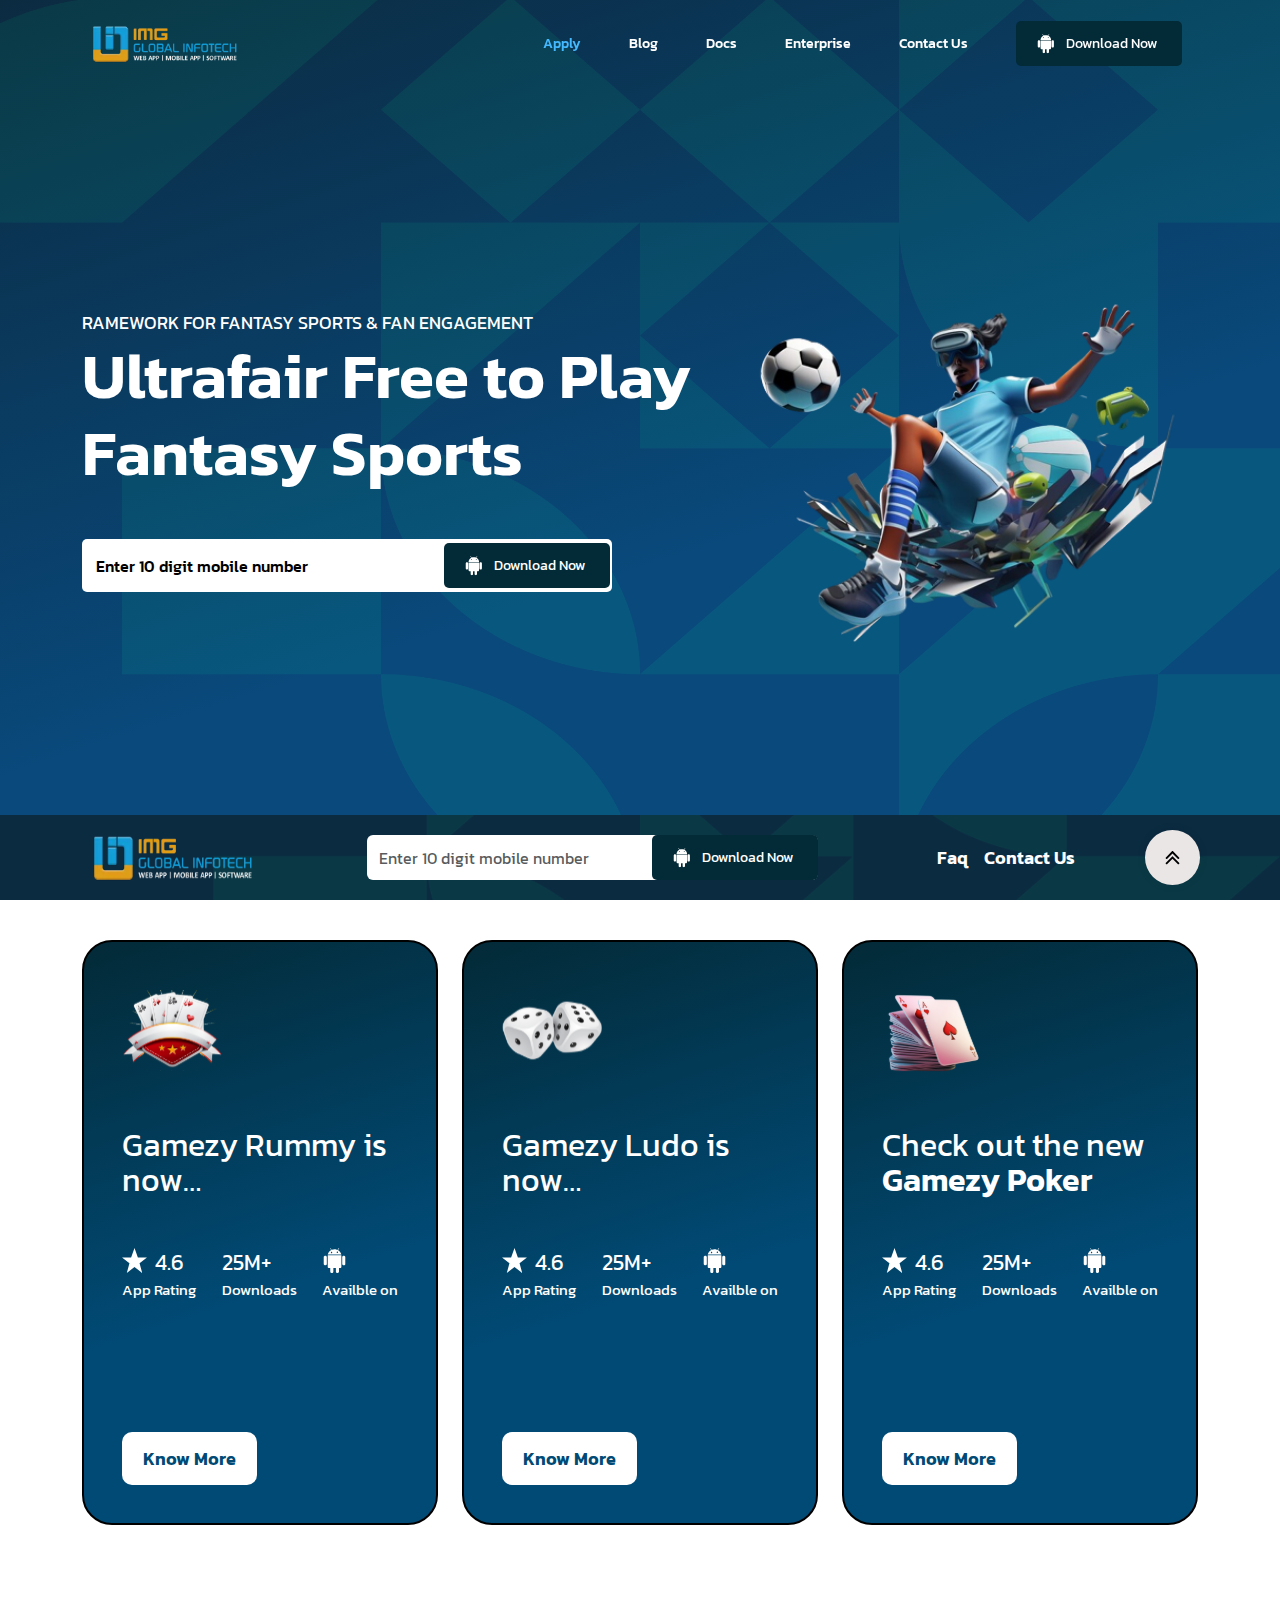
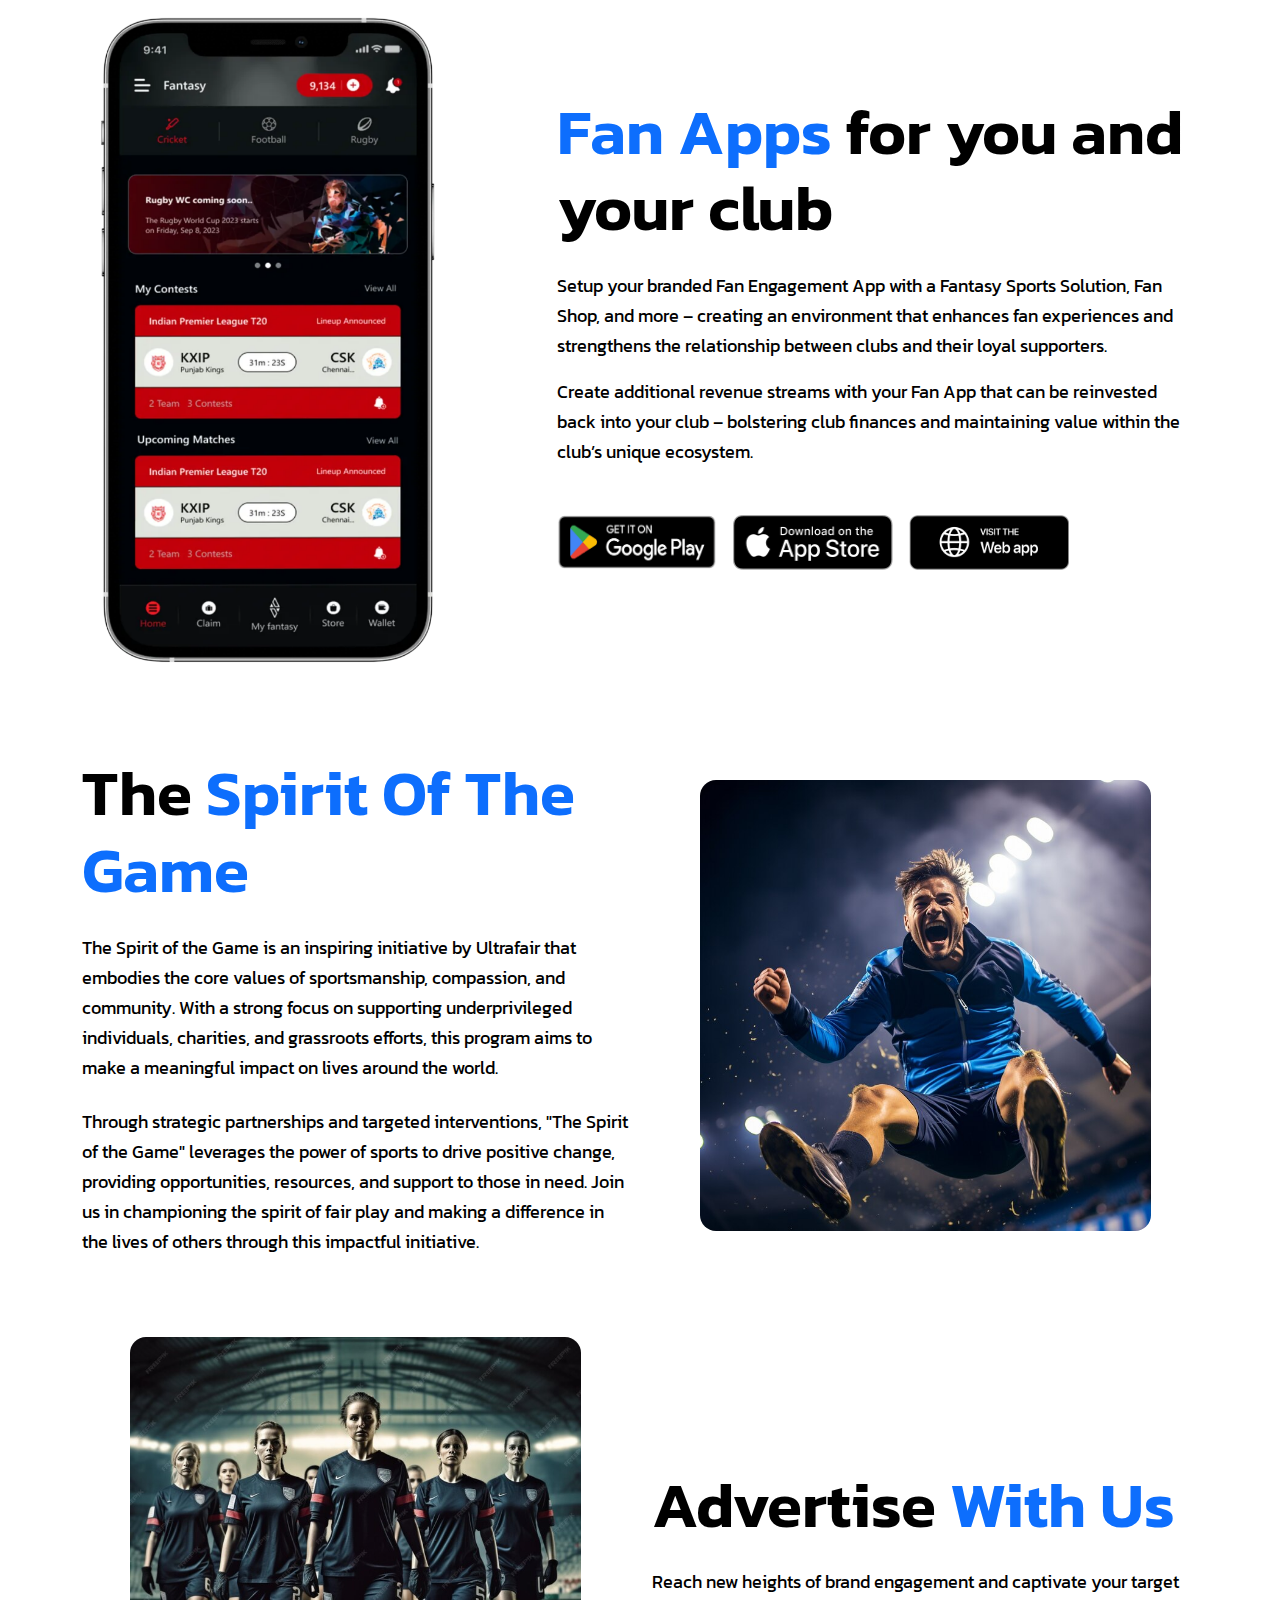
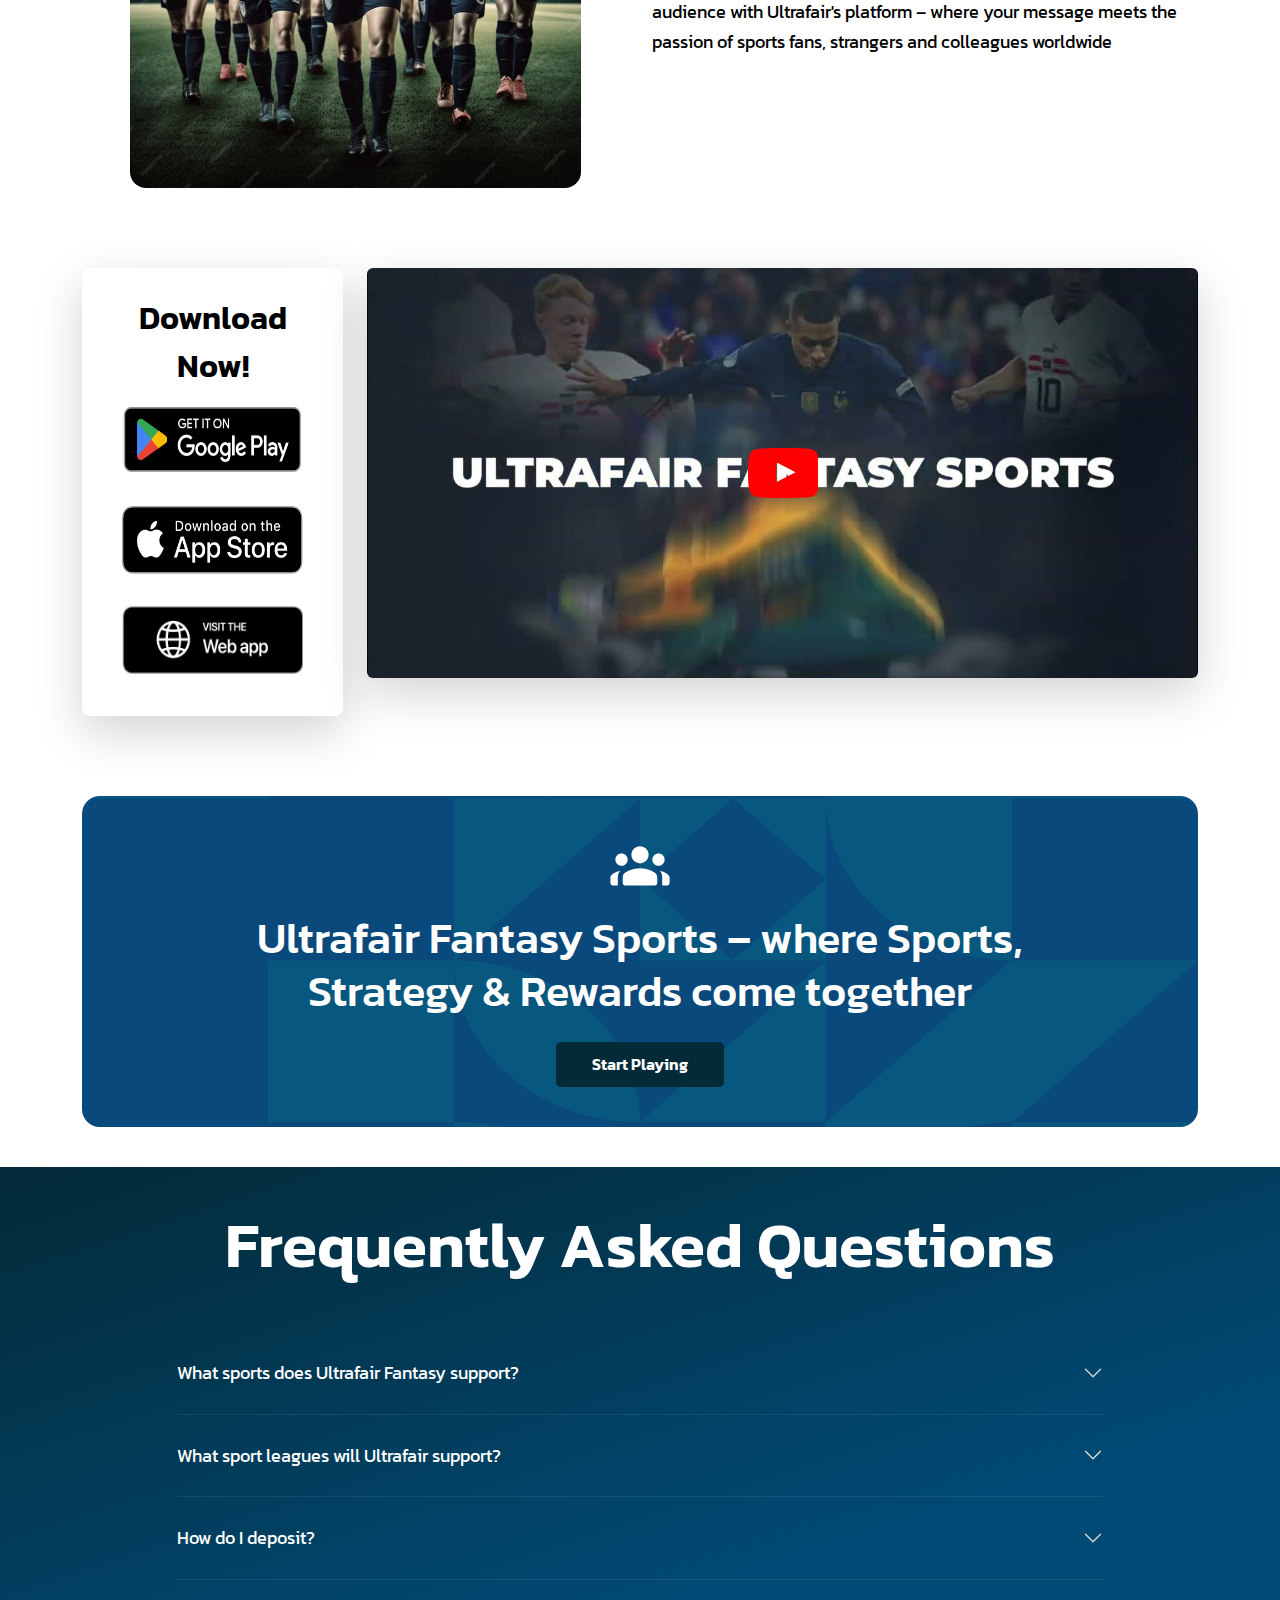
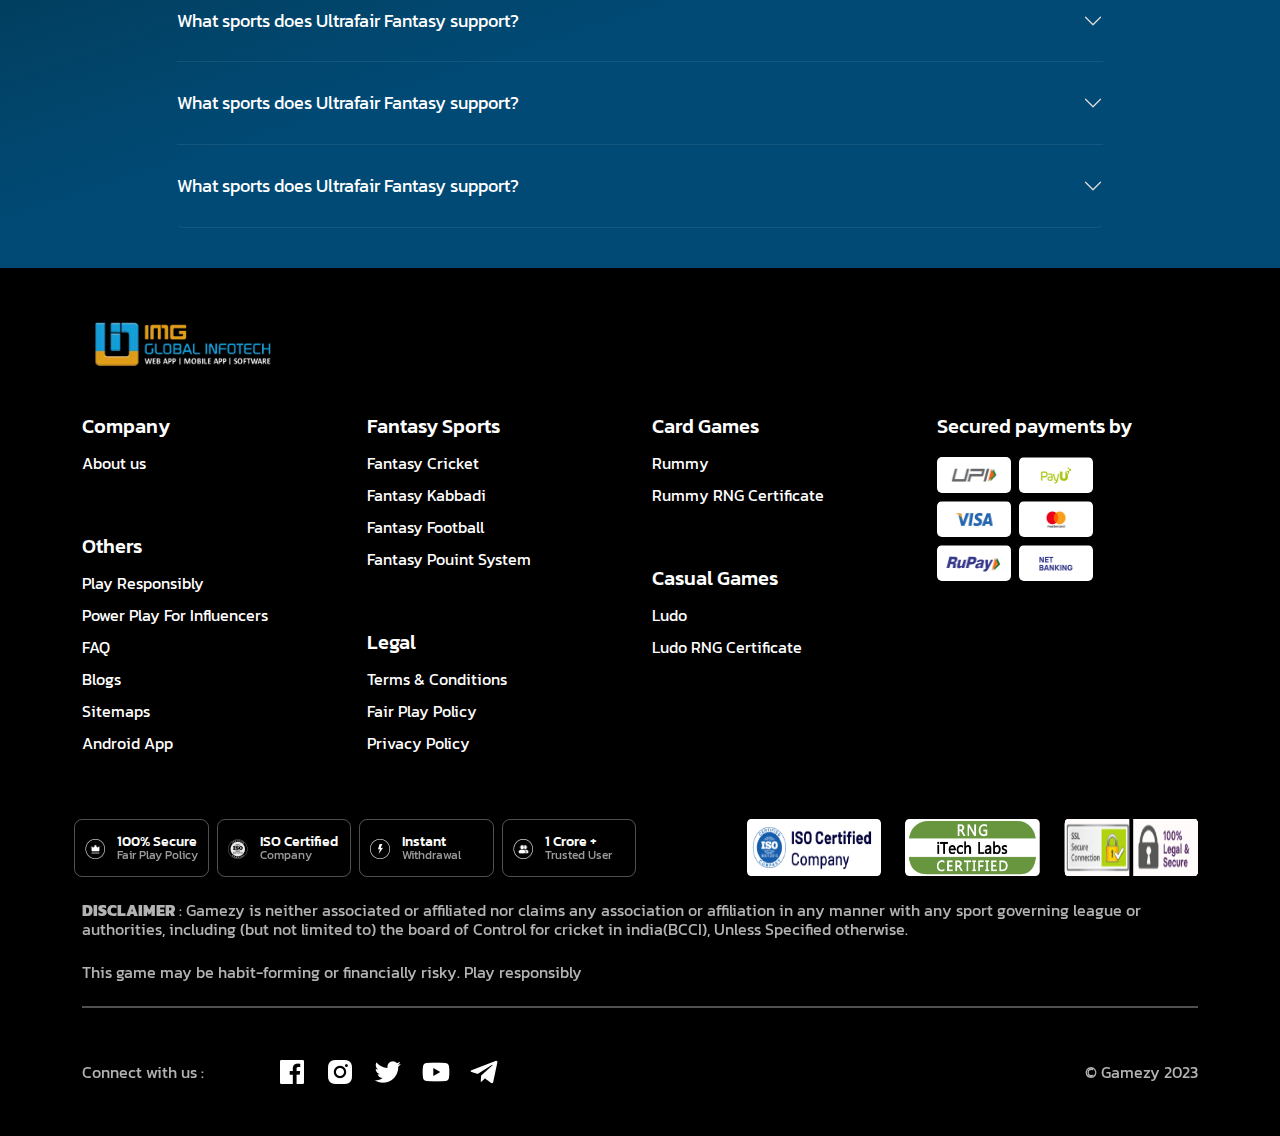
<file: index.html>
<!DOCTYPE html>
<html lang="en">
<head>
    <meta charset="UTF-8">
    <meta name="viewport" content="width=device-width, initial-scale=1.0">
    <title>Document</title>
    <script src="./assets/libs/jquery/jquery.js"></script>

    <link rel="stylesheet" href="assets/css/style.min.css">
    <link rel="stylesheet" href="assets/bootstrap/bootstrap.css">
    <link rel="stylesheet" href="assets/libs/swiper/swiper.css">
</head>
<body>
<!-- navbar start -->
    <nav class="container-fluid nav navbar fixed-top toggalClass navbar-expand-lg "  aria-label="Offcanvas navbar large"> 
    <div class="  container ">
            <a class="navLogo d-flex align-items-center" href="index.html"><img src="assets/img/navbar/logo.webp" alt="logo" class="img-fluid w-100 h-100"></a>
            <button class="navbar-toggler d-lg-none d-flex align-items-center border-0 shadow-none "  type="button" data-bs-toggle="offcanvas" data-bs-target="#offcanvasNavbar2" aria-controls="offcanvasNavbar2" aria-label="Toggle navigation">
            <span class="menuIcon d-inline-flex align-items-center"> <img src="assets/img/navbar/menu.svg" alt="menu" class="img-fluid w-100 h-100"></span>
            </button>
            <div class="offcanvas offcanvas-end text-bg-dark d-lg-block d-none" >
            
            <div class="offcanvas-body ">
                <ul class="navbar-nav justify-content-end gap-5 flex-grow-1 pe-3">
                    <li class="nav-item navItem">
                    <a class="nav-link d-flex align-items-center mainLink" aria-current="page" href="#"><span class="d-inline-flex align-items-center navLink active">Apply</span></a>
                    </li>
                    <li class="nav-item navItem">
                    <a class="nav-link d-flex align-items-center mainLink" aria-current="page" href="#"><span class="d-inline-flex align-items-center navLink ">Blog</span>  </a>
                
                    </li>
                    <li class="nav-item navItem">
                    <a class="nav-link d-flex align-items-center mainLink" aria-current="page" href="#"><span class="d-inline-flex align-items-center navLink ">Docs</span>  </a>
                
                    </li>
                    <li class="nav-item navItem">
                    <a class="nav-link d-flex align-items-center mainLink" aria-current="page" href="#"><span class="d-inline-flex align-items-center navLink ">Enterprise</span> </a>
                    </li>
                    <li class="nav-item navItem">
                    <a class="nav-link d-flex align-items-center mainLink" aria-current="page" href="contact.html"><span class="d-inline-flex align-items-center navLink ">Contact Us</span> </a>
                    </li>
                
                    <li class="nav-item navItem d-flex align-items-center">
                    <a class=" navBtn" aria-current="page" href="#"><span class="d-inline-flex align-items-center androidIcon"><img src="assets/img/navbar/android.svg" alt="android" class="img-fluid w-100 h-100"></span> Download Now </a>
                    </li>
                </ul>
                
            </div>
        </div>
        
    </div>
    </nav>
<!-- navbar end  -->


<!-- hero sectio  start  -->
    <div class="container-fluid heroSection  ">
        <div class="container h-100">
            <div class="row align-items-center h-100 heroContent pt-3 ">
            <div class="col-xxl-6 col-lg-7 order-lg-1 order-2">
                <div class="row">  
                <div class="col-12">
                    <div class="body_text text-lg-start text-center">RAMEWORK FOR FANTASY SPORTS & FAN ENGAGEMENT</div>
                    <div class="body_heading text-lg-start text-center">Ultrafair Free to Play Fantasy Sports</div>
                    <!-- <div class="body_text_large mt-4">Lorem ipsum dolor sit amet consectetur adipisicingamet consectetur adipisicingamet consectetur adipisicing elit. Non, eligendi. Neque doloremque unde est inventore facilis ratione adipisci dolorem!</div> -->
                </div>
                <div class="col-md-10 ms-lg-0 mx-auto  mt-5">
                    <div class="input-group mb-3 border-0 shadow-none inputNumberGroup d-flex align-items-center justify-content-center">
                    <input type="text" class="form-control border-0 shadow-none bg-transparent" placeholder="Enter 10 digit mobile number" aria-label="Recipient's username" aria-describedby="button-addon2" maxlength="10">
                    <button class=" border-0 shadow-none d-flex align-items-center navBtn" type="button" id="button-addon2"><span class="d-inline-flex align-items-center androidIcon"><img src="assets/img/navbar/android.svg" alt="android" class="img-fluid w-100 h-100"></span> Download Now</button>
                    </div>
                </div>
                </div>
            </div>
            <div class="col-xxl-6 col-lg-5 order-lg-2 order-1">
                <div class="heroImg d-flex align-items-center justify-content-center mx-auto"><img src="assets/img/heroImgne.png" alt="hero" class="img-fluid w-100 h-100"></div>
            </div>
            </div>
        </div>
    </div>
<!-- hero sectio  end  -->

<!-- card dsection start -->
    <div class="container-fluid cardSection section_spacing  ">
        <div class="container">
            <div class="row gy-4">
                <div class="col-12 col-md-6 col-xl-4">
                    <div class="mainCard">
                        <div class="imgDiv">
                            <img src="./assets/img/rummy.svg" alt="rummyImg" class="h-100 w-100">
                        </div>
                        <div class="cardHeding pt-3 pt-sm-4 pt-md-5">
                            Gamezy Rummy is now 
                            <div class="cardSpan">
                                RummyPrime
                            </div>
                        </div>
                        <div class="row pt-3 pt-md-4 pt-md-5">
                            <div class="col-4">
                                <div class="row">
                                    <div class="col-12">
                                        <div class="row">
                                            <div class="col-auto pe-2">
                                                <div class="starImg">
                                                    <img src="./assets/img/starWhite.svg" alt="starImg" class="h-100 w-100 img-fluid">
                                                </div>
                                            </div>
                                            <div class="col px-0">
                                                <div class="number">
                                                    4.6
                                                </div>
                                            </div>
                                        </div>
                                    </div>
                                    <div class="col-12">
                                        <div class="apptxt">
                                            App Rating
                                        </div>
                                    </div>
                                </div>
                            </div>
                            <div class="col-4">
                                <div class="row">
                                    <div class="col-12">
                                        <div class="number">
                                            25M+
                                        </div>
                                    </div>
                                    <div class="col-12">
                                        <div class="apptxt">
                                            Downloads
                                        </div>
                                    </div>
                                </div>
                            </div>
                            <div class="col-4">
                                <div class="row">
                                    <div class="col-12">
                                        <div class="starImg mb-2">
                                            <img src="./assets/img/robot.svg" alt="starImg" class="h-100 w-100 img-fluid">
                                        </div>
                                    </div>
                                    <div class="col-12">
                                        <div class="apptxt">
                                            Availble on
                                        </div>
                                    </div>
                                </div>
                            </div>
                        </div>
                        <div class="buttonDiv">
                            <button class="btn cardBtn" type="button">Know More</button>
                        </div>
                    </div>
                </div>
                <div class="col-12 col-md-6 col-xl-4">
                    <div class="mainCard">
                        <div class="imgDiv">
                            <img src="./assets/img/ludo.svg" alt="rummyImg" class="h-100 w-100">
                        </div>
                        <div class="cardHeding pt-3 pt-sm-4 pt-md-5">
                            Gamezy Ludo is now 
                            <div class="cardSpan">
                                Ludo Culture
                            </div>
                        </div>
                        <div class="row pt-3 pt-md-4 pt-md-5">
                            <div class="col-4">
                                <div class="row">
                                    <div class="col-12">
                                        <div class="row">
                                            <div class="col-auto pe-2">
                                                <div class="starImg">
                                                    <img src="./assets/img/starWhite.svg" alt="starImg" class="h-100 w-100 img-fluid">
                                                </div>
                                            </div>
                                            <div class="col px-0">
                                                <div class="number">
                                                    4.6
                                                </div>
                                            </div>
                                        </div>
                                    </div>
                                    <div class="col-12">
                                        <div class="apptxt">
                                            App Rating
                                        </div>
                                    </div>
                                </div>
                            </div>
                            <div class="col-4">
                                <div class="row">
                                    <div class="col-12">
                                        <div class="number">
                                            25M+
                                        </div>
                                    </div>
                                    <div class="col-12">
                                        <div class="apptxt">
                                            Downloads
                                        </div>
                                    </div>
                                </div>
                            </div>
                            <div class="col-4">
                                <div class="row">
                                    <div class="col-12">
                                        <div class="starImg mb-2">
                                            <img src="./assets/img/robot.svg" alt="starImg" class="h-100 w-100 img-fluid">
                                        </div>
                                    </div>
                                    <div class="col-12">
                                        <div class="apptxt">
                                            Availble on
                                        </div>
                                    </div>
                                </div>
                            </div>
                        </div>
                        <div class="buttonDiv">
                            <button class="btn cardBtn" type="button">Know More</button>
                        </div>
                    </div>
                </div>
                <div class="col-12 col-md-6 col-xl-4">
                    <div class="mainCard">
                        <div class="imgDiv">
                            <img src="./assets/img/poker.svg" alt="rummyImg" class="h-100 w-100">
                        </div>
                        <div class="cardHeding pt-3 pt-sm-4 pt-md-5">
                            Check out the new 
                            <div class="cardSpan">
                                Gamezy Poker
                            </div>
                        </div>
                        <div class="row pt-3 pt-md-4 pt-md-5">
                            <div class="col-4">
                                <div class="row">
                                    <div class="col-12">
                                        <div class="row">
                                            <div class="col-auto pe-2">
                                                <div class="starImg">
                                                    <img src="./assets/img/starWhite.svg" alt="starImg" class="h-100 w-100 img-fluid">
                                                </div>
                                            </div>
                                            <div class="col px-0">
                                                <div class="number">
                                                    4.6
                                                </div>
                                            </div>
                                        </div>
                                    </div>
                                    <div class="col-12">
                                        <div class="apptxt">
                                            App Rating
                                        </div>
                                    </div>
                                </div>
                            </div>
                            <div class="col-4">
                                <div class="row">
                                    <div class="col-12">
                                        <div class="number">
                                            25M+
                                        </div>
                                    </div>
                                    <div class="col-12">
                                        <div class="apptxt">
                                            Downloads
                                        </div>
                                    </div>
                                </div>
                            </div>
                            <div class="col-4">
                                <div class="row">
                                    <div class="col-12">
                                        <div class="starImg mb-2">
                                            <img src="./assets/img/robot.svg" alt="starImg" class="h-100 w-100 img-fluid">
                                        </div>
                                    </div>
                                    <div class="col-12">
                                        <div class="apptxt">
                                            Availble on
                                        </div>
                                    </div>
                                </div>
                            </div>
                        </div>
                        <div class="buttonDiv">
                            <button class="btn cardBtn" type="button">Know More</button>
                        </div>
                    </div>
                </div>
            </div>
        </div>
    </div>
<!-- card dsection Ends --> 

<!-- fan app section start  -->
    <div class="container-fluid fanAppSection section_spacing overflow-hidden">
    <div class="container">
        <div class="row align-items-center">
        <div class="col-xl-4 col-lg-5 mx-lg-0 mx-auto">
            <div class="swiper mySwiper fanApp">
            <div class="swiper-wrapper">
                <div class="swiper-slide">
                <div class="sliderImg mx-auto d-flex align-items-center justify-content-center"><img src="assets/img/mobile3.webp" alt="mobile" class="img-fluid w-100 h-100"></div>
                </div>
                <div class="swiper-slide">
                <div class="sliderImg mx-auto d-flex align-items-center justify-content-center"><img src="assets/img/mobile1.webp" alt="mobile" class="img-fluid w-100 h-100"></div>
                </div>
                <div class="swiper-slide">
                <div class="sliderImg mx-auto d-flex align-items-center justify-content-center"><img src="assets/img/mobile4.webp" alt="mobile" class="img-fluid w-100 h-100"></div>
                </div>
                <div class="swiper-slide">
                <div class="sliderImg mx-auto d-flex align-items-center justify-content-center"><img src="assets/img/mobile2.webp" alt="mobile" class="img-fluid w-100 h-100"></div>
                </div>
            </div>
            <!-- <div class="swiper-pagination"></div> -->
            </div>
        </div>
        <div class="col-lg-7   ms-auto">
            <div class="body_heading text-black text-lg-start text-center"> <span>Fan Apps </span>for you and your club</div>
            <div class="body_text text-black mt-4 text-lg-start text-center">Setup your branded Fan Engagement App with a Fantasy Sports Solution, Fan Shop, and more –  creating an environment that enhances fan experiences and strengthens the relationship between clubs and their loyal supporters.</div>
            <div class="body_text text-black mt-3 text-lg-start text-center">Create additional revenue streams with your Fan App that can be reinvested back into your club – bolstering club finances and maintaining value within the club’s unique ecosystem.</div>
            <div class="mt-5 overflow-hidden">
            <ul class="d-flex align-items-center list-unstyled gap-3 justify-content-center justify-content-lg-start flex-nowrap overflow-x-auto">
                <li><a href="javascript:;" class="text-decoration-none d-flex align-items-center appIcon"><img src="assets/img/googlepay.png" alt="googlepay" class="img-fluid w-100 h-100"></a></li>
                <li><a href="javascript:;" class="text-decoration-none d-flex align-items-center appIcon"><img src="assets/img/appstore.png" alt="googlepay" class="img-fluid w-100 h-100"></a></li>
                <li><a href="javascript:;" class="text-decoration-none d-flex align-items-center appIcon"><img src="assets/img/webstore.png" alt="googlepay" class="img-fluid w-100 h-100"></a></li>

            </ul>
            </div>
        </div>

        </div>
    </div>
    </div>
<!-- fan app section end  -->

<!-- split section start  -->
    <div class="container-fluid section_spacing splitGame">
    <div class="container">
        <div class="row align-items-center gap-lg-0 gap-3">
        <div class="col-lg-6 order-lg-1 order-2">
            <div class="row">
            <div class="col-12">
                <div class="body_heading text-black text-lg-start text-center">The <span>Spirit Of The Game</span> </div>
            </div>
            <div class="col-12">
            <div class="body_text text-black mt-4 text-lg-start text-center">The Spirit of the Game is an inspiring initiative by Ultrafair that embodies the core values of sportsmanship, compassion, and community. With a strong focus on supporting underprivileged individuals, charities, and grassroots efforts, this program aims to make a meaningful impact on lives around the world.</div>
            <div class="body_text text-black mt-4 text-lg-start text-center">Through strategic partnerships and targeted interventions, "The Spirit of the Game" leverages the power of sports to drive positive change, providing opportunities, resources, and support to those in need. Join us in championing the spirit of fair play and making a difference in the lives of others through this impactful initiative.</div>
            </div>
            </div>
        </div>
        <div class="col-lg-5 order-lg-2 order-1 mx-auto">
            <div class="plyerImg rounded-4 overflow-hidden"><img src="assets/img/fantasysports.jpg" alt="player" class="img=img-fluid w-100 h-100"></div>
        </div>
        </div>
    </div>
    </div>

    <div class="container-fluid section_spacing splitGame">
    <div class="container">
        <div class="row align-items-center gap-lg-0 gap-3">
        <div class="col-lg-5 mx-auto">
            <div class="plyerImg rounded-4 overflow-hidden"><img src="assets/img/fantasy.jpg" alt="player" class="img=img-fluid w-100 h-100"></div>
        </div>
        <div class="col-lg-6 ">
            <div class="row">
            <div class="col-12">
                <div class="body_heading text-black text-lg-start text-center">Advertise <span> With Us </span> </div>
            </div>
            <div class="col-12">
            <div class="body_text text-black mt-4 text-lg-start text-center">Reach new heights of brand engagement and captivate your target audience with Ultrafair's platform – where your message meets the passion of sports fans, strangers and colleagues worldwide</div>
            <!-- <div class="body_text text-black mt-4 text-lg-start text-center">Through strategic partnerships and targeted interventions, "The Spirit of the Game" leverages the power of sports to drive positive change, providing opportunities, resources, and support to those in need. Join us in championing the spirit of fair play and making a difference in the lives of others through this impactful initiative.</div> -->
            </div>
            </div>
        </div>
        
        </div>
    </div>
    </div>
<!-- split section end  -->

<!-- video Section start -->
    <div class="container-fluid videoSection section_spacing">
        <div class="container">
            <div class="row">
                <div class="col-12 col-md-4 col-xl-3 order-2 order-md-1">
                    <div class="mainDiv shadow-lg text-center rounded-3">
                        <div class="heading">
                            Download Now!
                        </div>
                        <div class="row justify-content-center">
                            <div class="col-12 col-sm-6 col-md-10">
                                <div class="secImg py-2 py-md-3">
                                    <img src="./assets/img/googlepay.png" alt="appStore" class="h-100 w-100 img-fluid">
                                </div>
                            </div>
                            <div class="col-12 col-sm-6 col-md-10">
                                <div class="secImg py-2 py-md-3">
                                    <img src="./assets/img/appstore.png" alt="appStore" class="h-100 w-100 img-fluid">
                                </div>
                            </div>
                            <div class="col-12 col-sm-6 col-md-10">
                                <div class="secImg py-2 py-md-3">
                                    <img src="./assets/img/webstore.png" alt="appStore" class="h-100 w-100 img-fluid">
                                </div>
                            </div>
                        </div>
                    </div>
                </div>
                <div class="col-12 col-md-8 col-xl-9 order-1 order-md-2">
                    <div class="ImgAbout rounded-2 overflow-hidden  position-relative z-3 shadow-lg" >
                        <img src="./assets/img/video.jpg" alt="about us" class=" img-fluid w-100 h-100">
                        <div class="videoPlay">
                            <a href="https://www.youtube.com/watch?v=ZqJZyxVdLZA&amp;list=RDGMEM916WJxafRUGgOvd6dVJkeQ&amp;index=7" class="text-decoration-none d-flex align-items-center justify-content-center glightboxx ">
                                <img src="./assets/img/youtube.svg" alt="about us" class=" img-fluid w-100 h-100">
                            </a>
                        </div>
                    </div>
                </div>
            </div>
        </div>
    </div>
<!-- video Section Ends -->

    <div class="container-fluid ctaSection section_spacing">
    <div class="container">
        <div class="row">
        <div class="col-12">
            <div class="ctaCard">
            <div class="cardContent">
                <div class="userImg"><img src="assets/img/usericon.svg" alt="user" class="img-fluid w-100 h-100"></div>
                <div class="ctaHeading text-center mt-3">
                Ultrafair Fantasy Sports – where Sports, Strategy & Rewards come together
                </div>
                <div class="mx-auto text-center d-flex align-items-center mt-4">
                <a href="javscript:;" class="ctaButton">Start Playing</a>
                </div>
            </div>
            </div>
        </div>
        </div>
    </div>
    </div>

<!-- Frequently Asked Questions start  -->
    <div class="container-fluid accodionSection section_spacing ">
    <div class="container">
        <div class="row">
        <div class="col-lg-10  mx-auto">
            <div class="row gap-5">
            <div class="col-12">
                <div class="body_heading   text-center">Frequently  <span class="text-white"> Asked Questions </span> </div>
            </div>
            <div class="col-12">
                <div class="accordion" id="accordionExample">
                <div class="accordion-item ">
                    <h2 class="accordion-header">
                        <button class="accordion-button collapsed" type="button" data-bs-toggle="collapse" data-bs-target="#collapseOne" aria-expanded="true" aria-controls="collapseOne">
                        What sports does Ultrafair Fantasy support?
                        </button>
                    </h2>
                    <div id="collapseOne" class="accordion-collapse collapse " data-bs-parent="#accordionExample">
                        <div class="accordion-body">
                        <div class="body_text_small">Ultrafair supports an abundance of the world’s biggest sports in free-to-play Fantasy Competitions with a focus on Cricket, Football and Rugby upon launch. Furthermore, Ultrafair Fantasy has Golf, F1, Tennis and more in the development pipeline.</div>
                    </div>
                    </div>
                </div>
                <div class="accordion-item">
                    <h2 class="accordion-header">
                    <button class="accordion-button collapsed" type="button" data-bs-toggle="collapse" data-bs-target="#collapseTwo" aria-expanded="false" aria-controls="collapseTwo">
                        What sport leagues will Ultrafair support?
                    </button>
                    </h2>
                    <div id="collapseTwo" class="accordion-collapse collapse" data-bs-parent="#accordionExample">
                    <div class="accordion-body">
                    <div class="body_text_small">Ultrafair Fantasy covers many of the world’s biggest sports leagues giving its userbase an diverse offering to choose from. <br> <br>
                        Football Leagues include: English Premier League, La Liga, Bundesliga, Serie A, Ligue 1, World Cups, UEFA Champions League, Saudi Professional League, MLS and more!
                        <br>
                        <br>
                        Cricket Leagues include: International Competitions, ICC World Cups (ODI & T20), Indian Premier League, Big Bash League, Abu Dhabi T10, and more!
                        <br>
                        <br>
                        With many more to come! 
                    </div>
                    </div>
                    </div>
                </div>
                <div class="accordion-item">
                    <h2 class="accordion-header">
                    <button class="accordion-button collapsed" type="button" data-bs-toggle="collapse" data-bs-target="#collapseThree" aria-expanded="false" aria-controls="collapseThree">
                        How do I deposit?
                    </button>
                    </h2>
                    <div id="collapseThree" class="accordion-collapse collapse" data-bs-parent="#accordionExample">
                    <div class="accordion-body">
                    <div class="body_text_small"> Users can deposit into their Ultrafair Fantasy Wallet using the following methods: 
                        <br>
                        <br>
                        InstantEFT
                        <br>
                        Card Payment (VISA/Mastercard)
                        <br>
                        CapitecPay
                        <br>
                        Snapscan
                        <br><br>
                        Once you have downloaded the Ultrafair Fantasy app, you will need to go to the “Wallet” page in order for you to deposit.
                    </div>
                    </div>
                    </div>
                </div>
                <div class="accordion-item ">
                    <h2 class="accordion-header">
                    <button class="accordion-button collapsed" type="button" data-bs-toggle="collapse" data-bs-target="#collapseFour" aria-expanded="true" aria-controls="collapseFour">
                        What sports does Ultrafair Fantasy support?
                    </button>
                    </h2>
                    <div id="collapseFour" class="accordion-collapse collapse " data-bs-parent="#accordionExample">
                    <div class="accordion-body">
                        <div class="body_text_small">Ultrafair supports an abundance of the world’s biggest sports in free-to-play Fantasy Competitions with a focus on Cricket, Football and Rugby upon launch. Furthermore, Ultrafair Fantasy has Golf, F1, Tennis and more in the development pipeline.</div>
                    </div>
                </div>
                </div>
                <div class="accordion-item ">
                    <h2 class="accordion-header">
                    <button class="accordion-button collapsed" type="button" data-bs-toggle="collapse" data-bs-target="#collapseFive" aria-expanded="true" aria-controls="collapseFive">
                        What sports does Ultrafair Fantasy support?
                    </button>
                    </h2>
                    <div id="collapseFive" class="accordion-collapse collapse " data-bs-parent="#accordionExample">
                    <div class="accordion-body">
                        <div class="body_text_small">Ultrafair supports an abundance of the world’s biggest sports in free-to-play Fantasy Competitions with a focus on Cricket, Football and Rugby upon launch. Furthermore, Ultrafair Fantasy has Golf, F1, Tennis and more in the development pipeline.</div>
                    </div>
                </div>
                </div>
                <div class="accordion-item ">
                    <h2 class="accordion-header">
                    <button class="accordion-button collapsed" type="button" data-bs-toggle="collapse" data-bs-target="#collapseSix" aria-expanded="true" aria-controls="collapseSix">
                        What sports does Ultrafair Fantasy support?
                    </button>
                    </h2>
                    <div id="collapseSix" class="accordion-collapse collapse " data-bs-parent="#accordionExample">
                    <div class="accordion-body">
                        <div class="body_text_small">Ultrafair supports an abundance of the world’s biggest sports in free-to-play Fantasy Competitions with a focus on Cricket, Football and Rugby upon launch. Furthermore, Ultrafair Fantasy has Golf, F1, Tennis and more in the development pipeline.</div>
                    </div>
                </div>
                </div>
            </div>
            </div>
        </div>
        </div>
    </div>
    </div>
    </div>
<!-- Frequently Asked Questions end  -->

<!-- footer start -->
    <div class="container-fluid py-5 footerSection">
        <div class="container">
            <div class="row">
                <div class="col-12">
                    <div class="logoImg">
                        <a href="index.html" class="text-decoration-none">
                            <img src="./assets/img/navbar/logo.webp" alt="logo" class="h-100 w-100 img-fluid">
                        </a>
                    </div>
                </div>
                <div class="col-12">
                    <div class="row">
                        <div class="col-6 col-lg-3">
                            <div class="row">
                                <div class="col-12">
                                    <div class="heading">
                                        Company
                                    </div>
                                    <div class="links">
                                        <ul class="list-unstyled d-flex flex-column gap-2">
                                            <li>
                                                <a href="javascript:;" class="text-decoration-none linksAnc">
                                                    About us
                                                </a>
                                            </li>
                                        </ul>
                                    </div>
                                </div>
                                <div class="col-12">
                                    <div class="heading">
                                        Others
                                    </div>
                                    <div class="links">
                                        <ul class="list-unstyled d-flex flex-column gap-2">
                                            <li>
                                                <a href="javascript:;" class="text-decoration-none linksAnc">
                                                    Play Responsibly 
                                                </a>
                                            </li>
                                            <li>
                                                <a href="javascript:;" class="text-decoration-none linksAnc">
                                                    Power Play For Influencers 
                                                </a>
                                            </li>
                                            <li>
                                                <a href="faq.html" class="text-decoration-none linksAnc">
                                                    FAQ  
                                                </a>
                                            </li>
                                            <li>
                                                <a href="javascript:;" class="text-decoration-none linksAnc">
                                                    Blogs  
                                                </a>
                                            </li>
                                            <li>
                                                <a href="javascript:;" class="text-decoration-none linksAnc">
                                                    Sitemaps  
                                                </a>
                                            </li>
                                            <li>
                                                <a href="javascript:;" class="text-decoration-none linksAnc">
                                                    Android App  
                                                </a>
                                            </li>
                                        </ul>
                                    </div>
                                </div>
                            </div>
                        </div>
                        <div class="col-6 col-lg-3">
                            <div class="row">
                                <div class="col-12">
                                    <div class="heading">
                                        Fantasy Sports
                                    </div>
                                    <div class="links">
                                        <ul class="list-unstyled d-flex flex-column gap-2">
                                            <li>
                                                <a href="javascript:;" class="text-decoration-none linksAnc">
                                                    Fantasy Cricket 
                                                </a>
                                            </li>
                                            <li>
                                                <a href="javascript:;" class="text-decoration-none linksAnc">
                                                    Fantasy Kabbadi 
                                                </a>
                                            </li>
                                            <li>
                                                <a href="javascript:;" class="text-decoration-none linksAnc">
                                                    Fantasy Football 
                                                </a>
                                            </li>
                                            <li>
                                                <a href="javascript:;" class="text-decoration-none linksAnc">
                                                    Fantasy Pouint System 
                                                </a>
                                            </li>
                                        </ul>
                                    </div>
                                </div>
                                <div class="col-12">
                                    <div class="heading">
                                        Legal
                                    </div>
                                    <div class="links">
                                        <ul class="list-unstyled d-flex flex-column gap-2">
                                            <li>
                                                <a href="terms.html" class="text-decoration-none linksAnc">
                                                    Terms & Conditions 
                                                </a>
                                            </li>
                                            <li>
                                                <a href="javascript:;" class="text-decoration-none linksAnc">
                                                    Fair Play Policy
                                                </a>
                                            </li>
                                            <li>
                                                <a href="privacy&policy.html" class="text-decoration-none linksAnc">
                                                    Privacy Policy  
                                                </a>
                                            </li>
                                        </ul>
                                    </div>
                                </div>
                            </div>
                        </div>
                        <div class="col-6 col-lg-3">
                            <div class="row">
                                <div class="col-12">
                                    <div class="heading">
                                        Card Games
                                    </div>
                                    <div class="links">
                                        <ul class="list-unstyled d-flex flex-column gap-2">
                                            <li>
                                                <a href="javascript:;" class="text-decoration-none linksAnc">
                                                    Rummy 
                                                </a>
                                            </li>
                                            <li>
                                                <a href="javascript:;" class="text-decoration-none linksAnc">
                                                    Rummy RNG Certificate
                                                </a>
                                            </li>
                                        </ul>
                                    </div>
                                </div>
                                <div class="col-12">
                                    <div class="heading">
                                        Casual Games
                                    </div>
                                    <div class="links">
                                        <ul class="list-unstyled d-flex flex-column gap-2">
                                            <li>
                                                <a href="javascript:;" class="text-decoration-none linksAnc">
                                                    Ludo
                                                </a>
                                            </li>
                                            <li>
                                                <a href="javascript:;" class="text-decoration-none linksAnc">
                                                    Ludo RNG Certificate
                                                </a>
                                            </li>
                                        </ul>
                                    </div>
                                </div>
                            </div>
                        </div>
                        <div class="col-6 col-lg-3">
                            <div class="row">
                                <div class="col-12">
                                    <div class="heading">
                                        Secured payments by
                                    </div>
                                    <div class="paymentMain d-flex flex-column gap-2">
                                        <div class="paymentDiv pt-3 d-flex gap-2">
                                            <div class="paymentImg">
                                                <img src="./assets/img/pay01.png" alt="payImg" class="h-100 w-100 img-fluid">
                                            </div>
                                            <div class="paymentImg">
                                                <img src="./assets/img/pay02.png" alt="payImg" class="h-100 w-100 img-fluid">
                                            </div>
                                        </div>
                                        <div class="paymentDiv d-flex gap-2">
                                            <div class="paymentImg">
                                                <img src="./assets/img/pay03.png" alt="payImg" class="h-100 w-100 img-fluid">
                                            </div>
                                            <div class="paymentImg">
                                                <img src="./assets/img/pay04.png" alt="payImg" class="h-100 w-100 img-fluid">
                                            </div>
                                        </div>
                                        <div class="paymentDiv d-flex gap-2">
                                            <div class="paymentImg">
                                                <img src="./assets/img/pay05.png" alt="payImg" class="h-100 w-100 img-fluid">
                                            </div>
                                            <div class="paymentImg">
                                                <img src="./assets/img/pay06.png" alt="payImg" class="h-100 w-100 img-fluid">
                                            </div>
                                        </div>
                                    </div>
                                </div>
                            </div>
                        </div>
                    </div>
                </div>
                <div class="col-12 pt-3 pt-sm-4 pt-lg-5">
                    <div class="row justify-content-between align-items-center gy-4">
                        <div class="col-12 col-md-10 col-lg-7 col-xl-6">
                            <div class="row gy-2">
                                <div class="col-6 col-sm-3 px-1">
                                    <div class="mainPayCard">
                                        <div class="row">
                                            <div class="col-auto">
                                                <div class="crdImg">
                                                    <img src="./assets/img/crown.png" alt="cardimg" class="h-100 w-100 img-fluid">
                                                </div>
                                            </div>
                                            <div class="col px-0">
                                                <div class="txt">
                                                    100% Secure
                                                </div>
                                                <div class="txtTwo">
                                                    Fair Play Policy
                                                </div>
                                            </div>
                                        </div>
                                    </div>
                                </div>
                                <div class="col-6 col-sm-3 px-1">
                                    <div class="mainPayCard">
                                        <div class="row">
                                            <div class="col-auto">
                                                <div class="crdImg">
                                                    <img src="./assets/img/iso-company.png" alt="cardimg" class="h-100 w-100 img-fluid">
                                                </div>
                                            </div>
                                            <div class="col px-0">
                                                <div class="txt">
                                                    ISO Certified
                                                </div>
                                                <div class="txtTwo">
                                                    Company
                                                </div>
                                            </div>
                                        </div>
                                    </div>
                                </div>
                                <div class="col-6 col-sm-3 px-1">
                                    <div class="mainPayCard">
                                        <div class="row">
                                            <div class="col-auto">
                                                <div class="crdImg">
                                                    <img src="./assets/img/instant-flash.png" alt="cardimg" class="h-100 w-100 img-fluid">
                                                </div>
                                            </div>
                                            <div class="col px-0">
                                                <div class="txt">
                                                    Instant
                                                </div>
                                                <div class="txtTwo">
                                                    Withdrawal
                                                </div>
                                            </div>
                                        </div>
                                    </div>
                                </div>
                                <div class="col-6 col-sm-3 px-1">
                                    <div class="mainPayCard">
                                        <div class="row">
                                            <div class="col-auto">
                                                <div class="crdImg">
                                                    <img src="./assets/img/crore-users.png" alt="cardimg" class="h-100 w-100 img-fluid">
                                                </div>
                                            </div>
                                            <div class="col px-0">
                                                <div class="txt">
                                                    1 Crore +
                                                </div>
                                                <div class="txtTwo">
                                                    Trusted User
                                                </div>
                                            </div>
                                        </div>
                                    </div>
                                </div>
                            </div>
                        </div>
                        <div class="col-12 col-md-10 col-lg-5">
                            <div class="row">
                                <div class="col-4">
                                    <div class="isoImg">
                                        <a href="javascript:;">
                                            <img src="./assets/img/footer01.png" alt="footerImg" class="h-100 w-100 img-fluid">
                                        </a>
                                    </div>
                                </div>
                                <div class="col-4">
                                    <div class="isoImg">
                                        <a href="javascript:;">
                                            <img src="./assets/img/footer02.png" alt="footerImg" class="h-100 w-100 img-fluid">
                                        </a>
                                    </div>
                                </div>
                                <div class="col-4">
                                    <div class="isoImg">
                                        <a href="javascript:;">
                                            <img src="./assets/img/footer03.png" alt="footerImg" class="h-100 w-100 img-fluid">
                                        </a>
                                    </div>
                                </div>
                            </div>
                        </div>
                    </div>
                </div>
                <div class="col-12">
                    <div class="disclaimertxt py-4">
                        <span class="fw-bold">DISCLAIMER</span>    : Gamezy is neither associated or affiliated nor claims any association or affiliation in any manner with any sport governing league or authorities, including (but not limited to) the board of Control for cricket in india(BCCI), Unless Specified otherwise.
                    </div>
                </div>
                <div class="col-12">
                    <div class="disclaimertxt pb-4">
                        This game may be habit-forming or financially risky. Play responsibly
                    </div>
                </div>
                <div class="col-12">
                    <div class="socialLinksDiv pt-5">
                        <div class="row align-items-center">
                            <div class="col-8 col-md-9">
                                <div class="row align-items-center">
                                    <div class="col-auto">
                                        <div class="head disclaimertxt">
                                            Connect with us :
                                        </div>
                                    </div>
                                    <div class="col">
                                        <div class="socialLinks ms-2 ms-lg-5">
                                            <ul class="list-unstyled m-0 d-flex align-items-center gap-1 gap-md-2 gap-lg-3">
                                                <li>
                                                    <a href="javascript:;">
                                                        <div class="socialImg">
                                                            <img src="./assets/img/facebook.png" alt="facebook" class="h-100 w-100 img-fluid">
                                                        </div>
                                                    </a>
                                                </li>
                                                <li>
                                                    <a href="javascript:;">
                                                        <div class="socialImg">
                                                            <img src="./assets/img/instagram.png" alt="instagram" class="h-100 w-100 img-fluid">
                                                        </div>
                                                    </a>
                                                </li>
                                                <li>
                                                    <a href="javascript:;">
                                                        <div class="socialImg">
                                                            <img src="./assets/img/twitter.png" alt="twitter" class="h-100 w-100 img-fluid">
                                                        </div>
                                                    </a>
                                                </li>
                                                <li>
                                                    <a href="javascript:;">
                                                        <div class="socialImg">
                                                            <img src="./assets/img/youtube.png" alt="youtube" class="h-100 w-100 img-fluid">
                                                        </div>
                                                    </a>
                                                </li>
                                                <li>
                                                    <a href="javascript:;">
                                                        <div class="socialImg">
                                                            <img src="./assets/img/telegram.png" alt="telegram" class="h-100 w-100 img-fluid">
                                                        </div>
                                                    </a>
                                                </li>
                                            </ul>
                                        </div>
                                    </div>
                                </div>
                            </div>
                            <div class="col-4 col-md-3">
                                <div class="disclaimertxt text-end">
                                    © Gamezy 2023
                                </div>
                            </div>
                        </div>
                    </div>
                </div>
            </div>
        </div>
    </div>
<!-- footer ends -->

    <div class="container-fluid bottomFutter footer-nav">
    <div class="container h-100">
        <div class="row h-100 align-items-center">
        <div class="col-3 d-lg-block d-none">
            <a href="index.html" class="d-flex align-items-center justify-content-center position-relative z-2 logo "><img src="assets/img/navbar/logo.webp" alt="logo" class="img-fluid w-100 h-100"></a>
        </div>
        <div class="col-lg-5 col-12  ">
            <div class="row">
            <div class="col-md-12 ms-lg-0 mx-auto  mt5">
                <div class="input-group bg-white rounded-2 position-relative z-2 border-0 shadow-none inputNumberGroup d-flex align-items-center justify-content-center">
                <input type="text" class="form-control border-0 shadow-none bg-transparent" placeholder="Enter 10 digit mobile number" aria-label="Recipient's username" aria-describedby="button-addon2" maxlength="10">
                <button class=" border-0 shadow-none d-flex align-items-center navBtn" type="button" id="button-addon2"><span class="d-inline-flex align-items-center androidIcon"><img src="assets/img/navbar/android.svg" alt="android" class="img-fluid w-100 h-100"></span> Download Now</button>
                </div>
            </div>
            </div>
        </div>
        <div class="col-3 ms-auto d-flex align-items-center">
            <div class="d-lg-block d-none">
                <ul class="d-flex align-items-center justify-content-between list-unstyled gap-3 mb-0">
                    <li> <a href="faq.html" class="text-decoration-none d-flex align-items-center   bottomLink">Faq</a></li>
                    <li> <a href="contact.html" class="text-decoration-none d-flex align-items-center  bottomLink">Contact Us</a></li>
                </ul>
            </div>
            <div>
                <ul class="d-flex align-items-center justify-content-between list-unstyled gap-3 mb-0">
                    <li class="go-top"> <a href="javascript:;" class="go-top-text text-decoration-none d-flex align-items-center  bottomLink topArrowIocn"><img src="assets/img/arrowTop.svg" alt="arrow" class="img-fluid w-100 h-100"></a></li>
                </ul>
            </div>
        </div>
        </div>
    </div>
    </div>

<!-- nav offcanvas  -->
    <div class="offcanvas offcanvas-start  d-lg-none mobileOffcanvas d-block mobileOffcanvas" tabindex="-1" id="offcanvasNavbar2" aria-labelledby="offcanvasNavbar2Label">
        <div class="offcanvas-header">
        <div class="offcanvas-title d-flex align-items-center logomobile" id="offcanvasNavbar2Label"><img src="assets/img/navbar/logo.webp" alt="logo" class="img-fluid w-100 h-100"></div>
        <button type="button" class=" border-0 shadow-none border-0 d-flex align-items-center bg-transparent" data-bs-dismiss="offcanvas" aria-label="Close"> <span class="closeBtn d-inline-flex align-items-center"> <img src="assets/img/navbar/Close.png" alt="close" class="img-fluid w-100 h-100"></span></button>
        </div>
        <div class="offcanvas-body">
        <ul class="mobileUl mb-0 list-unstyled">
            <li><a href="javascript:;" class="d-flex align-items-center mobileLink ">Apply</a></li>
            <li><a href="javascript:;" class="d-flex align-items-center mobileLink ">Blog</a></li>
            <li><a href="javascript:;" class="d-flex align-items-center mobileLink ">Docs</a></li>
            <li><a href="javascript:;" class="d-flex align-items-center mobileLink ">Enterprise</a></li>
            <li><a href="javascript:;" class="d-flex align-items-center mobileLink ">Contact Us</a></li>


        </ul>

        </div>
    </div>

</body>
<script src="assets/bootstrap/bootstrap.js"></script>
<script src="assets/libs/swiper/swiper.js"></script>

<!-- fan app swiper  -->

<script>
  var swiper = new Swiper(".fanApp", {
    spaceBetween: 10,
      centeredSlides: true,
      autoplay: {
        delay: 2500,
        disableOnInteraction: false,
      },
    pagination: {
      el: ".swiper-pagination",
      clickable: true,
    },
  });
</script>


<!-- nav script  -->

<script>
 $(window).scroll(function () {
    var scroll = $(window).scrollTop();
    if (scroll <= 120) {
        $("nav.navbar").removeClass("nav-active");
    } else {
        $("nav.navbar").addClass("nav-active");
    }
});
</script>

<script>
    //Scroll event
$(window).scroll(function(){
  var scrolled = $(window).scrollTop();
  if (scrolled > 100) $('.go-top').fadeIn('slow');
  if (scrolled < 100) $('.go-top').fadeOut('slow');
});

//Click event
$('.go-top').click(function () {
  $("html, body").animate({ scrollTop: "0" },  500);
});


</script>

<!-- footer show  -->

<script>
    $(window).scroll(function(event) {
	function footer()
    {
        var scroll = $(window).scrollTop(); 
        if(scroll > 50)
        { 
            $(".footer-nav").fadeIn("slow").addClass("show");
        }
        else
        {
            $(".footer-nav").fadeOut("slow").removeClass("show");
        }
        
        clearTimeout($.data(this, 'scrollTimer'));
        $.data(this, 'scrollTimer', setTimeout(function() {
            if ($('.footer-nav').is(':hover')) {
	        	footer();
    		}
            else
            {
            	$(".footer-nav").fadeOut("slow");
            }
		}, 2000));
    }
    footer();
});

</script>

</html>
</file>
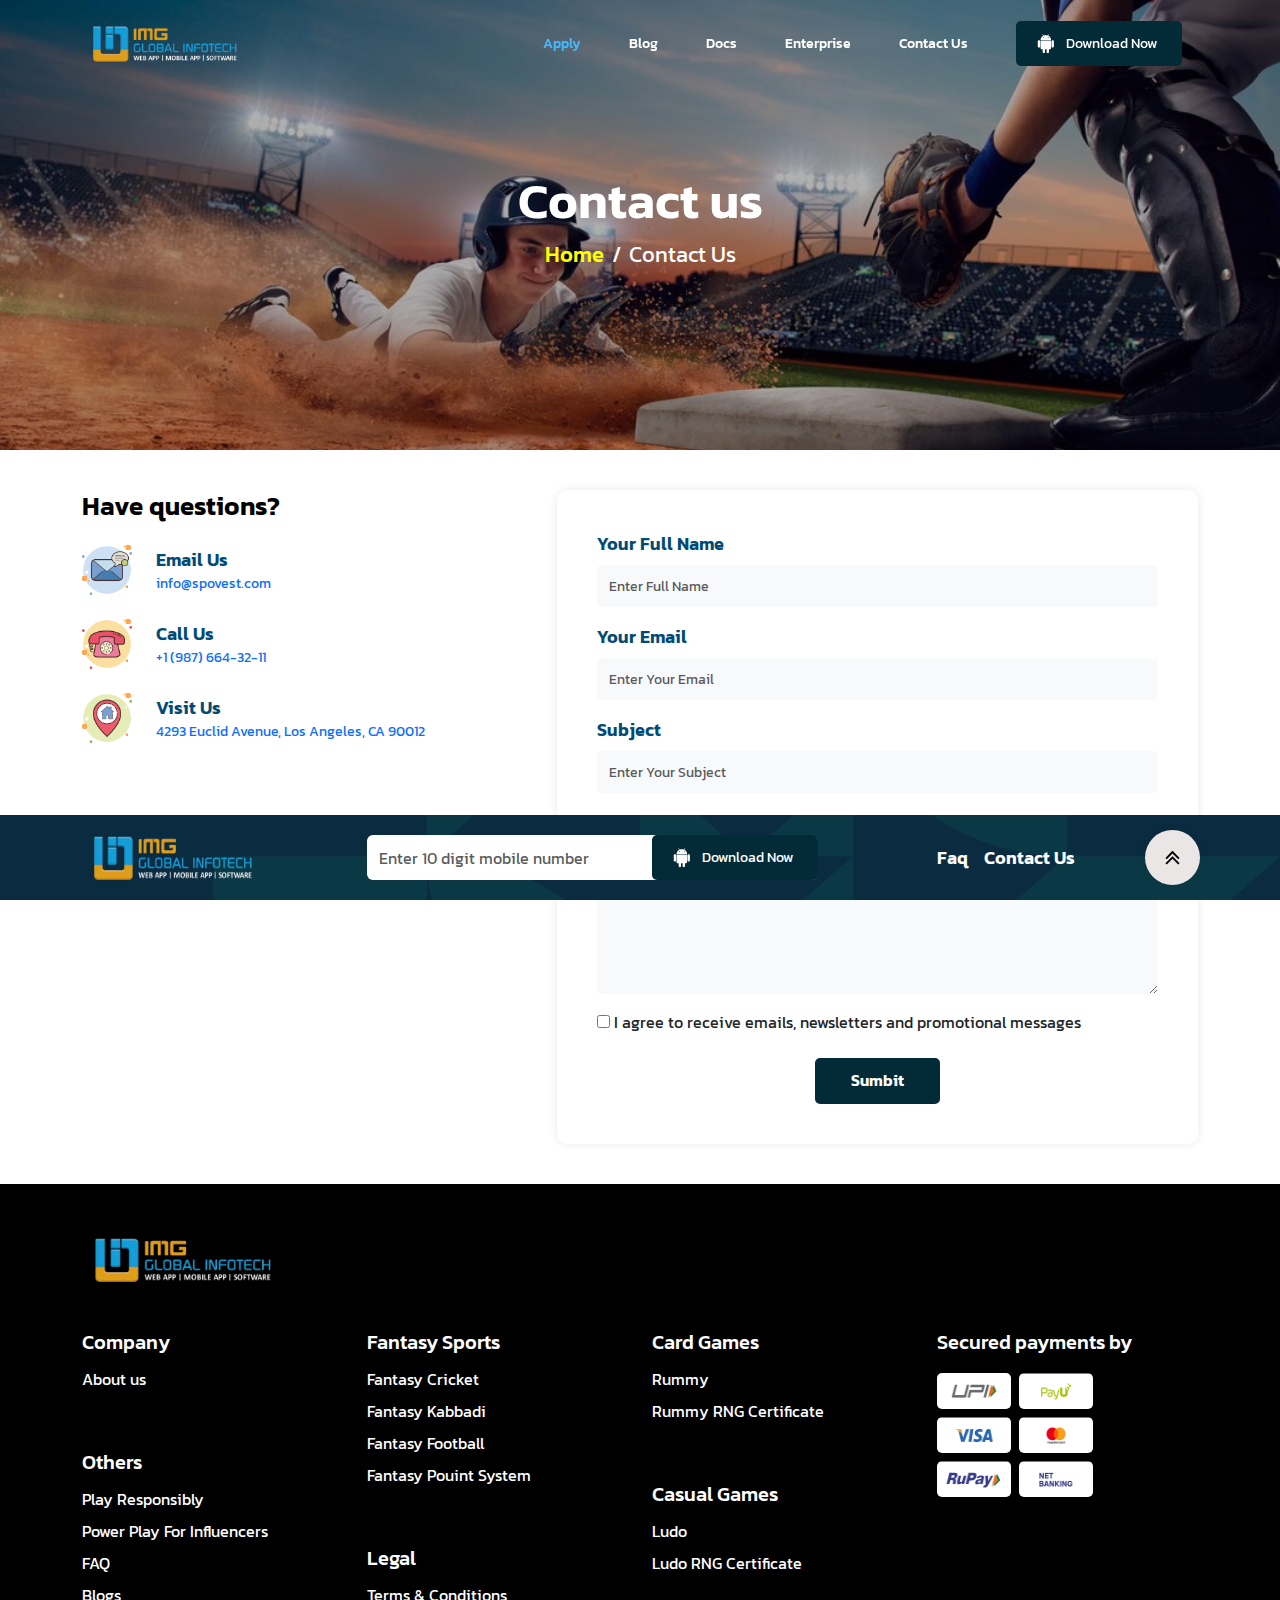
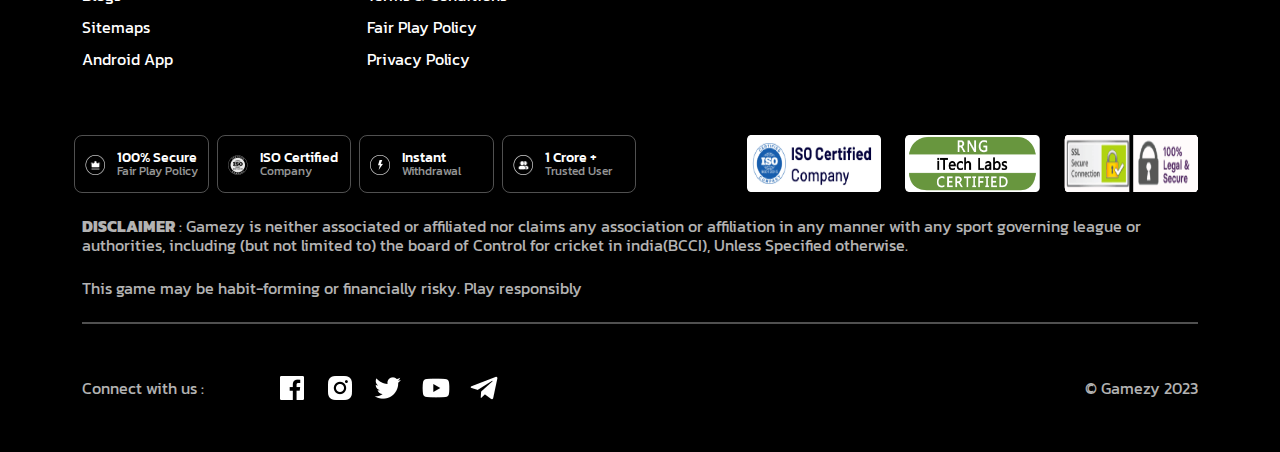
<file: contact.html>
<!DOCTYPE html>
<html lang="en">
<head>
    <meta charset="UTF-8">
    <meta name="viewport" content="width=device-width, initial-scale=1.0">
    <title>Document</title>
    <script src="./assets/libs/jquery/jquery.js"></script>

    <link rel="stylesheet" href="assets/css/style.min.css">
    <link rel="stylesheet" href="assets/bootstrap/bootstrap.css">
    <link rel="stylesheet" href="assets/libs/swiper/swiper.css">
</head>
<body>
<!-- navbar start -->
<nav class="container-fluid nav navbar fixed-top toggalClass navbar-expand-lg "  aria-label="Offcanvas navbar large"> 
  <div class="  container ">
        <a class="navLogo d-flex align-items-center" href="index.html"><img src="assets/img/navbar/logo.webp" alt="logo" class="img-fluid w-100 h-100"></a>
        <button class="navbar-toggler d-lg-none d-flex align-items-center border-0 shadow-none "  type="button" data-bs-toggle="offcanvas" data-bs-target="#offcanvasNavbar2" aria-controls="offcanvasNavbar2" aria-label="Toggle navigation">
          <span class="menuIcon d-inline-flex align-items-center"> <img src="assets/img/navbar/menu.svg" alt="menu" class="img-fluid w-100 h-100"></span>
        </button>
        <div class="offcanvas offcanvas-end text-bg-dark d-lg-block d-none" >
        
          <div class="offcanvas-body ">
              <ul class="navbar-nav justify-content-end gap-5 flex-grow-1 pe-3">
                <li class="nav-item navItem">
                  <a class="nav-link d-flex align-items-center mainLink" aria-current="page" href="#"><span class="d-inline-flex align-items-center navLink active">Apply</span></a>
                </li>
                <li class="nav-item navItem">
                  <a class="nav-link d-flex align-items-center mainLink" aria-current="page" href="#"><span class="d-inline-flex align-items-center navLink ">Blog</span>  </a>
              
                </li>
                <li class="nav-item navItem">
                  <a class="nav-link d-flex align-items-center mainLink" aria-current="page" href="#"><span class="d-inline-flex align-items-center navLink ">Docs</span>  </a>
               
                </li>
                <li class="nav-item navItem">
                  <a class="nav-link d-flex align-items-center mainLink" aria-current="page" href="#"><span class="d-inline-flex align-items-center navLink ">Enterprise</span> </a>
                </li>
                <li class="nav-item navItem">
                  <a class="nav-link d-flex align-items-center mainLink" aria-current="page" href="contact.html"><span class="d-inline-flex align-items-center navLink ">Contact Us</span> </a>
                </li>
            
                <li class="nav-item navItem d-flex align-items-center">
                  <a class=" navBtn" aria-current="page" href="#"><span class="d-inline-flex align-items-center androidIcon"><img src="assets/img/navbar/android.svg" alt="android" class="img-fluid w-100 h-100"></span> Download Now </a>
                </li>
              </ul>
            
          </div>
      </div>
      
  </div>
</nav>

<!-- navbar end  -->

    <!-- terms Header start -->
    <div class="container-fluid termHeader">
        <div class="container h-100">
            <div class="row align-items-center justify-content-center h-100">
                <div class="col-12">
                    <div class="termsTxt text-center h-100">
                        Contact us
                    </div>
                    <div class="termsPage text-center">
                        <nav aria-label="breadcrumb ">
                            <ol class="breadcrumb justify-content-center">
                                <li class="breadcrumb-item "><a href="index.html" class="text-decoration-none termsSpan">Home</a></li>
                                <li class="breadcrumb-item  active text-white" aria-current="page">Contact Us</li>
                            </ol>
                        </nav>
                    </div>
                </div>
            </div>
        </div>
    </div>
<!-- terms Header Ends -->


<!-- contact us page start -->
<div class="container-fluid section_spacing contactUsSection">
    <div class="container">
        <div class="row gap-lg-0 gap-4">
            <div class="col-lg-5">
                <div class="row gap-4">
                    <div class="col-12">
                        <div class="body_heading_small sectionspacing">Have questions?</div>
                    </div>
                    <div class="col-12 ">
                        <div class="row align-items-center">
                            <div class="col-auto">
                                <div class="iconCall d-flex align-items-center"><img src="assets/img/email.png" alt="email" class="img-fluid w-100 h-100"></div>
                            </div>
                            <div class="col">
                                <div class="headingForm ">Email Us</div>
                                <div><a href="javascript:;" class="text-decoration-none d-flex align-items-center mailLink">info@spovest.com</a></div>
                            </div>
                        </div>
                    </div>
                    <div class="col-12 ">
                        <div class="row align-items-center">
                            <div class="col-auto">
                                <div class="iconCall d-flex align-items-center"><img src="assets/img/call.png" alt="email" class="img-fluid w-100 h-100"></div>
                            </div>
                            <div class="col">
                                <div class="headingForm ">Call Us</div>
                                <div><a href="javascript:;" class="text-decoration-none d-flex align-items-center mailLink">+1 (987) 664-32-11</a></div>
                            </div>
                        </div>
                    </div>
                    <div class="col-12 ">
                        <div class="row align-items-center">
                            <div class="col-auto">
                                <div class="iconCall d-flex align-items-center"><img src="assets/img/visit.png" alt="email" class="img-fluid w-100 h-100"></div>
                            </div>
                            <div class="col">
                                <div class="headingForm ">Visit Us</div>
                                <div><a href="javascript:;" class="text-decoration-none d-flex align-items-center mailLink">4293 Euclid Avenue, Los Angeles, CA 90012</a></div>
                            </div>
                        </div>
                    </div>
                </div>
            </div>
            <div class="col-lg-7">
                <div class="row">
                    <div class="col-12">
                        <div class="formSection">
                            <div class="mb-3">
                                <label for="fullName" class="form-label headingForm">Your Full Name</label>
                                <div class="input-group border-0 shadow-none" >
                                  <input type="text" class="form-control border-0 shadow-none bg-light inputForm" placeholder="Enter Full Name" id="fullName" aria-describedby="basic-addon3 basic-addon4">
                                </div>
                            </div>
                            <div class="mb-3">
                                <label for="fullName" class="form-label headingForm">Your Email</label>
                                <div class="input-group border-0 shadow-none" >
                                  <input type="email" class="form-control border-0 shadow-none bg-light inputForm" placeholder="Enter Your Email" id="fullName" aria-describedby="basic-addon3 basic-addon4">
                                </div>
                            </div>
                            <div class="mb-3">
                                <label for="fullName" class="form-label headingForm">Subject</label>
                                <div class="input-group border-0 shadow-none" >
                                  <input type="text" class="form-control border-0 shadow-none bg-light inputForm" placeholder="Enter Your Subject" id="fullName" aria-describedby="basic-addon3 basic-addon4">
                                </div>
                            </div>
                            <div class="mb-3">
                                <label for="fullName" class="form-label headingForm">Message</label>
                                <div class="input-group border-0 shadow-none" >
                                    <textarea class="form-control border-0 shadow-none bg-light textArrea" placeholder="Enter Your Message" aria-label="With textarea"></textarea>
                                </div>
                            </div>
                            <div class="mb-3">
                                <input type="checkbox" id="vehicle1" name="vehicle1" value="Bike">
                                <label for="vehicle1"> I agree to receive emails, newsletters and promotional messages</label>
                            </div>
                            <div class="mt-4 text-center">
                                <button class="  ctaButton" type="sumbit">Sumbit</button>
                            </div>

                        </div>
                    </div>
                </div>
            </div>
        </div>
    </div>
</div>


<!-- contact us page end -->



<!-- footer start -->
    <div class="container-fluid py-5 footerSection">
        <div class="container">
            <div class="row">
                <div class="col-12">
                    <div class="logoImg">
                        <a href="index.html" class="text-decoration-none">
                            <img src="./assets/img/navbar/logo.webp" alt="logo" class="h-100 w-100 img-fluid">
                        </a>
                    </div>
                </div>
                <div class="col-12">
                    <div class="row">
                        <div class="col-6 col-lg-3">
                            <div class="row">
                                <div class="col-12">
                                    <div class="heading">
                                        Company
                                    </div>
                                    <div class="links">
                                        <ul class="list-unstyled d-flex flex-column gap-2">
                                            <li>
                                                <a href="javascript:;" class="text-decoration-none linksAnc">
                                                    About us
                                                </a>
                                            </li>
                                        </ul>
                                    </div>
                                </div>
                                <div class="col-12">
                                    <div class="heading">
                                        Others
                                    </div>
                                    <div class="links">
                                        <ul class="list-unstyled d-flex flex-column gap-2">
                                            <li>
                                                <a href="javascript:;" class="text-decoration-none linksAnc">
                                                    Play Responsibly 
                                                </a>
                                            </li>
                                            <li>
                                                <a href="javascript:;" class="text-decoration-none linksAnc">
                                                    Power Play For Influencers 
                                                </a>
                                            </li>
                                            <li>
                                                <a href="faq.html" class="text-decoration-none linksAnc">
                                                    FAQ  
                                                </a>
                                            </li>
                                            <li>
                                                <a href="javascript:;" class="text-decoration-none linksAnc">
                                                    Blogs  
                                                </a>
                                            </li>
                                            <li>
                                                <a href="javascript:;" class="text-decoration-none linksAnc">
                                                    Sitemaps  
                                                </a>
                                            </li>
                                            <li>
                                                <a href="javascript:;" class="text-decoration-none linksAnc">
                                                    Android App  
                                                </a>
                                            </li>
                                        </ul>
                                    </div>
                                </div>
                            </div>
                        </div>
                        <div class="col-6 col-lg-3">
                            <div class="row">
                                <div class="col-12">
                                    <div class="heading">
                                        Fantasy Sports
                                    </div>
                                    <div class="links">
                                        <ul class="list-unstyled d-flex flex-column gap-2">
                                            <li>
                                                <a href="javascript:;" class="text-decoration-none linksAnc">
                                                    Fantasy Cricket 
                                                </a>
                                            </li>
                                            <li>
                                                <a href="javascript:;" class="text-decoration-none linksAnc">
                                                    Fantasy Kabbadi 
                                                </a>
                                            </li>
                                            <li>
                                                <a href="javascript:;" class="text-decoration-none linksAnc">
                                                    Fantasy Football 
                                                </a>
                                            </li>
                                            <li>
                                                <a href="javascript:;" class="text-decoration-none linksAnc">
                                                    Fantasy Pouint System 
                                                </a>
                                            </li>
                                        </ul>
                                    </div>
                                </div>
                                <div class="col-12">
                                    <div class="heading">
                                        Legal
                                    </div>
                                    <div class="links">
                                        <ul class="list-unstyled d-flex flex-column gap-2">
                                            <li>
                                                <a href="terms.html" class="text-decoration-none linksAnc">
                                                    Terms & Conditions 
                                                </a>
                                            </li>
                                            <li>
                                                <a href="javascript:;" class="text-decoration-none linksAnc">
                                                    Fair Play Policy
                                                </a>
                                            </li>
                                            <li>
                                                <a href="privacy&policy.html" class="text-decoration-none linksAnc">
                                                    Privacy Policy  
                                                </a>
                                            </li>
                                        </ul>
                                    </div>
                                </div>
                            </div>
                        </div>
                        <div class="col-6 col-lg-3">
                            <div class="row">
                                <div class="col-12">
                                    <div class="heading">
                                        Card Games
                                    </div>
                                    <div class="links">
                                        <ul class="list-unstyled d-flex flex-column gap-2">
                                            <li>
                                                <a href="javascript:;" class="text-decoration-none linksAnc">
                                                    Rummy 
                                                </a>
                                            </li>
                                            <li>
                                                <a href="javascript:;" class="text-decoration-none linksAnc">
                                                    Rummy RNG Certificate
                                                </a>
                                            </li>
                                        </ul>
                                    </div>
                                </div>
                                <div class="col-12">
                                    <div class="heading">
                                        Casual Games
                                    </div>
                                    <div class="links">
                                        <ul class="list-unstyled d-flex flex-column gap-2">
                                            <li>
                                                <a href="javascript:;" class="text-decoration-none linksAnc">
                                                    Ludo
                                                </a>
                                            </li>
                                            <li>
                                                <a href="javascript:;" class="text-decoration-none linksAnc">
                                                    Ludo RNG Certificate
                                                </a>
                                            </li>
                                        </ul>
                                    </div>
                                </div>
                            </div>
                        </div>
                        <div class="col-6 col-lg-3">
                            <div class="row">
                                <div class="col-12">
                                    <div class="heading">
                                        Secured payments by
                                    </div>
                                    <div class="paymentMain d-flex flex-column gap-2">
                                        <div class="paymentDiv pt-3 d-flex gap-2">
                                            <div class="paymentImg">
                                                <img src="./assets/img/pay01.png" alt="payImg" class="h-100 w-100 img-fluid">
                                            </div>
                                            <div class="paymentImg">
                                                <img src="./assets/img/pay02.png" alt="payImg" class="h-100 w-100 img-fluid">
                                            </div>
                                        </div>
                                        <div class="paymentDiv d-flex gap-2">
                                            <div class="paymentImg">
                                                <img src="./assets/img/pay03.png" alt="payImg" class="h-100 w-100 img-fluid">
                                            </div>
                                            <div class="paymentImg">
                                                <img src="./assets/img/pay04.png" alt="payImg" class="h-100 w-100 img-fluid">
                                            </div>
                                        </div>
                                        <div class="paymentDiv d-flex gap-2">
                                            <div class="paymentImg">
                                                <img src="./assets/img/pay05.png" alt="payImg" class="h-100 w-100 img-fluid">
                                            </div>
                                            <div class="paymentImg">
                                                <img src="./assets/img/pay06.png" alt="payImg" class="h-100 w-100 img-fluid">
                                            </div>
                                        </div>
                                    </div>
                                </div>
                            </div>
                        </div>
                    </div>
                </div>
                <div class="col-12 pt-3 pt-sm-4 pt-lg-5">
                    <div class="row justify-content-between align-items-center gy-4">
                        <div class="col-12 col-md-10 col-lg-7 col-xl-6">
                            <div class="row gy-2">
                                <div class="col-6 col-sm-3 px-1">
                                    <div class="mainPayCard">
                                        <div class="row">
                                            <div class="col-auto">
                                                <div class="crdImg">
                                                    <img src="./assets/img/crown.png" alt="cardimg" class="h-100 w-100 img-fluid">
                                                </div>
                                            </div>
                                            <div class="col px-0">
                                                <div class="txt">
                                                    100% Secure
                                                </div>
                                                <div class="txtTwo">
                                                    Fair Play Policy
                                                </div>
                                            </div>
                                        </div>
                                    </div>
                                </div>
                                <div class="col-6 col-sm-3 px-1">
                                    <div class="mainPayCard">
                                        <div class="row">
                                            <div class="col-auto">
                                                <div class="crdImg">
                                                    <img src="./assets/img/iso-company.png" alt="cardimg" class="h-100 w-100 img-fluid">
                                                </div>
                                            </div>
                                            <div class="col px-0">
                                                <div class="txt">
                                                    ISO Certified
                                                </div>
                                                <div class="txtTwo">
                                                    Company
                                                </div>
                                            </div>
                                        </div>
                                    </div>
                                </div>
                                <div class="col-6 col-sm-3 px-1">
                                    <div class="mainPayCard">
                                        <div class="row">
                                            <div class="col-auto">
                                                <div class="crdImg">
                                                    <img src="./assets/img/instant-flash.png" alt="cardimg" class="h-100 w-100 img-fluid">
                                                </div>
                                            </div>
                                            <div class="col px-0">
                                                <div class="txt">
                                                    Instant
                                                </div>
                                                <div class="txtTwo">
                                                    Withdrawal
                                                </div>
                                            </div>
                                        </div>
                                    </div>
                                </div>
                                <div class="col-6 col-sm-3 px-1">
                                    <div class="mainPayCard">
                                        <div class="row">
                                            <div class="col-auto">
                                                <div class="crdImg">
                                                    <img src="./assets/img/crore-users.png" alt="cardimg" class="h-100 w-100 img-fluid">
                                                </div>
                                            </div>
                                            <div class="col px-0">
                                                <div class="txt">
                                                    1 Crore +
                                                </div>
                                                <div class="txtTwo">
                                                    Trusted User
                                                </div>
                                            </div>
                                        </div>
                                    </div>
                                </div>
                            </div>
                        </div>
                        <div class="col-12 col-md-10 col-lg-5">
                            <div class="row">
                                <div class="col-4">
                                    <div class="isoImg">
                                        <a href="javascript:;">
                                            <img src="./assets/img/footer01.png" alt="footerImg" class="h-100 w-100 img-fluid">
                                        </a>
                                    </div>
                                </div>
                                <div class="col-4">
                                    <div class="isoImg">
                                        <a href="javascript:;">
                                            <img src="./assets/img/footer02.png" alt="footerImg" class="h-100 w-100 img-fluid">
                                        </a>
                                    </div>
                                </div>
                                <div class="col-4">
                                    <div class="isoImg">
                                        <a href="javascript:;">
                                            <img src="./assets/img/footer03.png" alt="footerImg" class="h-100 w-100 img-fluid">
                                        </a>
                                    </div>
                                </div>
                            </div>
                        </div>
                    </div>
                </div>
                <div class="col-12">
                    <div class="disclaimertxt py-4">
                        <span class="fw-bold">DISCLAIMER</span>    : Gamezy is neither associated or affiliated nor claims any association or affiliation in any manner with any sport governing league or authorities, including (but not limited to) the board of Control for cricket in india(BCCI), Unless Specified otherwise.
                    </div>
                </div>
                <div class="col-12">
                    <div class="disclaimertxt pb-4">
                        This game may be habit-forming or financially risky. Play responsibly
                    </div>
                </div>
                <div class="col-12">
                    <div class="socialLinksDiv pt-5">
                        <div class="row align-items-center">
                            <div class="col-8 col-md-9">
                                <div class="row align-items-center">
                                    <div class="col-auto">
                                        <div class="head disclaimertxt">
                                            Connect with us :
                                        </div>
                                    </div>
                                    <div class="col">
                                        <div class="socialLinks ms-2 ms-lg-5">
                                            <ul class="list-unstyled m-0 d-flex align-items-center gap-1 gap-md-2 gap-lg-3">
                                                <li>
                                                    <a href="javascript:;">
                                                        <div class="socialImg">
                                                            <img src="./assets/img/facebook.png" alt="facebook" class="h-100 w-100 img-fluid">
                                                        </div>
                                                    </a>
                                                </li>
                                                <li>
                                                    <a href="javascript:;">
                                                        <div class="socialImg">
                                                            <img src="./assets/img/instagram.png" alt="instagram" class="h-100 w-100 img-fluid">
                                                        </div>
                                                    </a>
                                                </li>
                                                <li>
                                                    <a href="javascript:;">
                                                        <div class="socialImg">
                                                            <img src="./assets/img/twitter.png" alt="twitter" class="h-100 w-100 img-fluid">
                                                        </div>
                                                    </a>
                                                </li>
                                                <li>
                                                    <a href="javascript:;">
                                                        <div class="socialImg">
                                                            <img src="./assets/img/youtube.png" alt="youtube" class="h-100 w-100 img-fluid">
                                                        </div>
                                                    </a>
                                                </li>
                                                <li>
                                                    <a href="javascript:;">
                                                        <div class="socialImg">
                                                            <img src="./assets/img/telegram.png" alt="telegram" class="h-100 w-100 img-fluid">
                                                        </div>
                                                    </a>
                                                </li>
                                            </ul>
                                        </div>
                                    </div>
                                </div>
                            </div>
                            <div class="col-4 col-md-3">
                                <div class="disclaimertxt text-end">
                                    © Gamezy 2023
                                </div>
                            </div>
                        </div>
                    </div>
                </div>
            </div>
        </div>
    </div>
<!-- footer ends -->

<div class="container-fluid bottomFutter footer-nav">
  <div class="container h-100">
    <div class="row h-100 align-items-center">
      <div class="col-3 d-lg-block d-none">
        <a href="index.html" class="d-flex align-items-center justify-content-center position-relative z-2 logo "><img src="assets/img/navbar/logo.webp" alt="logo" class="img-fluid w-100 h-100"></a>
      </div>
      <div class="col-lg-5 col-12  ">
        <div class="row">
          <div class="col-md-12 ms-lg-0 mx-auto  mt5">
            <div class="input-group bg-white rounded-2 position-relative z-2 border-0 shadow-none inputNumberGroup d-flex align-items-center justify-content-center">
              <input type="text" class="form-control border-0 shadow-none bg-transparent" placeholder="Enter 10 digit mobile number" aria-label="Recipient's username" aria-describedby="button-addon2" maxlength="10">
              <button class=" border-0 shadow-none d-flex align-items-center navBtn" type="button" id="button-addon2"><span class="d-inline-flex align-items-center androidIcon"><img src="assets/img/navbar/android.svg" alt="android" class="img-fluid w-100 h-100"></span> Download Now</button>
            </div>
          </div>
        </div>
      </div>
      <div class="col-3 ms-auto d-flex align-items-center">
        <div class="d-lg-block d-none">
            <ul class="d-flex align-items-center justify-content-between list-unstyled gap-3 mb-0">
                <li> <a href="faq.html" class="text-decoration-none d-flex align-items-center   bottomLink">Faq</a></li>
                <li> <a href="contact.html" class="text-decoration-none d-flex align-items-center  bottomLink">Contact Us</a></li>
            </ul>
        </div>
        <div>
            <ul class="d-flex align-items-center justify-content-between list-unstyled gap-3 mb-0">
                <li class="go-top"> <a href="javascript:;" class="go-top-text text-decoration-none d-flex align-items-center  bottomLink topArrowIocn"><img src="assets/img/arrowTop.svg" alt="arrow" class="img-fluid w-100 h-100"></a></li>
            </ul>
        </div>
      </div>
    </div>
  </div>
</div>

<!-- nav offcanvas  -->
<div class="offcanvas offcanvas-start  d-lg-none mobileOffcanvas d-block mobileOffcanvas" tabindex="-1" id="offcanvasNavbar2" aria-labelledby="offcanvasNavbar2Label">
    <div class="offcanvas-header">
      <div class="offcanvas-title d-flex align-items-center logomobile" id="offcanvasNavbar2Label"><img src="assets/img/navbar/logo.webp" alt="logo" class="img-fluid w-100 h-100"></div>
      <button type="button" class=" border-0 shadow-none border-0 d-flex align-items-center bg-transparent" data-bs-dismiss="offcanvas" aria-label="Close"> <span class="closeBtn d-inline-flex align-items-center"> <img src="assets/img/navbar/Close.png" alt="close" class="img-fluid w-100 h-100"></span></button>
    </div>
    <div class="offcanvas-body">
      <ul class="mobileUl mb-0 list-unstyled">
        <li><a href="javascript:;" class="d-flex align-items-center mobileLink ">Apply</a></li>
        <li><a href="javascript:;" class="d-flex align-items-center mobileLink ">Blog</a></li>
        <li><a href="javascript:;" class="d-flex align-items-center mobileLink ">Docs</a></li>
        <li><a href="javascript:;" class="d-flex align-items-center mobileLink ">Enterprise</a></li>
        <li><a href="contact.html" class="d-flex align-items-center mobileLink ">Contact Us</a></li>


      </ul>

    </div>
</div>

</body>
<script src="assets/bootstrap/bootstrap.js"></script>
<script src="assets/libs/swiper/swiper.js"></script>

<!-- fan app swiper  -->

<script>
  var swiper = new Swiper(".fanApp", {
    spaceBetween: 10,
      centeredSlides: true,
      autoplay: {
        delay: 2500,
        disableOnInteraction: false,
      },
    pagination: {
      el: ".swiper-pagination",
      clickable: true,
    },
  });
</script>


<!-- nav script  -->

<script>
 $(window).scroll(function () {
    var scroll = $(window).scrollTop();
    if (scroll <= 120) {
        $("nav.navbar").removeClass("nav-active");
    } else {
        $("nav.navbar").addClass("nav-active");
    }
});
</script>

<script>
    //Scroll event
$(window).scroll(function(){
  var scrolled = $(window).scrollTop();
  if (scrolled > 100) $('.go-top').fadeIn('slow');
  if (scrolled < 100) $('.go-top').fadeOut('slow');
});

//Click event
$('.go-top').click(function () {
  $("html, body").animate({ scrollTop: "0" },  500);
});


</script>

<!-- footer show  -->

<script>
    $(window).scroll(function(event) {
	function footer()
    {
        var scroll = $(window).scrollTop(); 
        if(scroll > 50)
        { 
            $(".footer-nav").fadeIn("slow").addClass("show");
        }
        else
        {
            $(".footer-nav").fadeOut("slow").removeClass("show");
        }
        
        clearTimeout($.data(this, 'scrollTimer'));
        $.data(this, 'scrollTimer', setTimeout(function() {
            if ($('.footer-nav').is(':hover')) {
	        	footer();
    		}
            else
            {
            	$(".footer-nav").fadeOut("slow");
            }
		}, 2000));
    }
    footer();
});

</script>

</html>
</file>
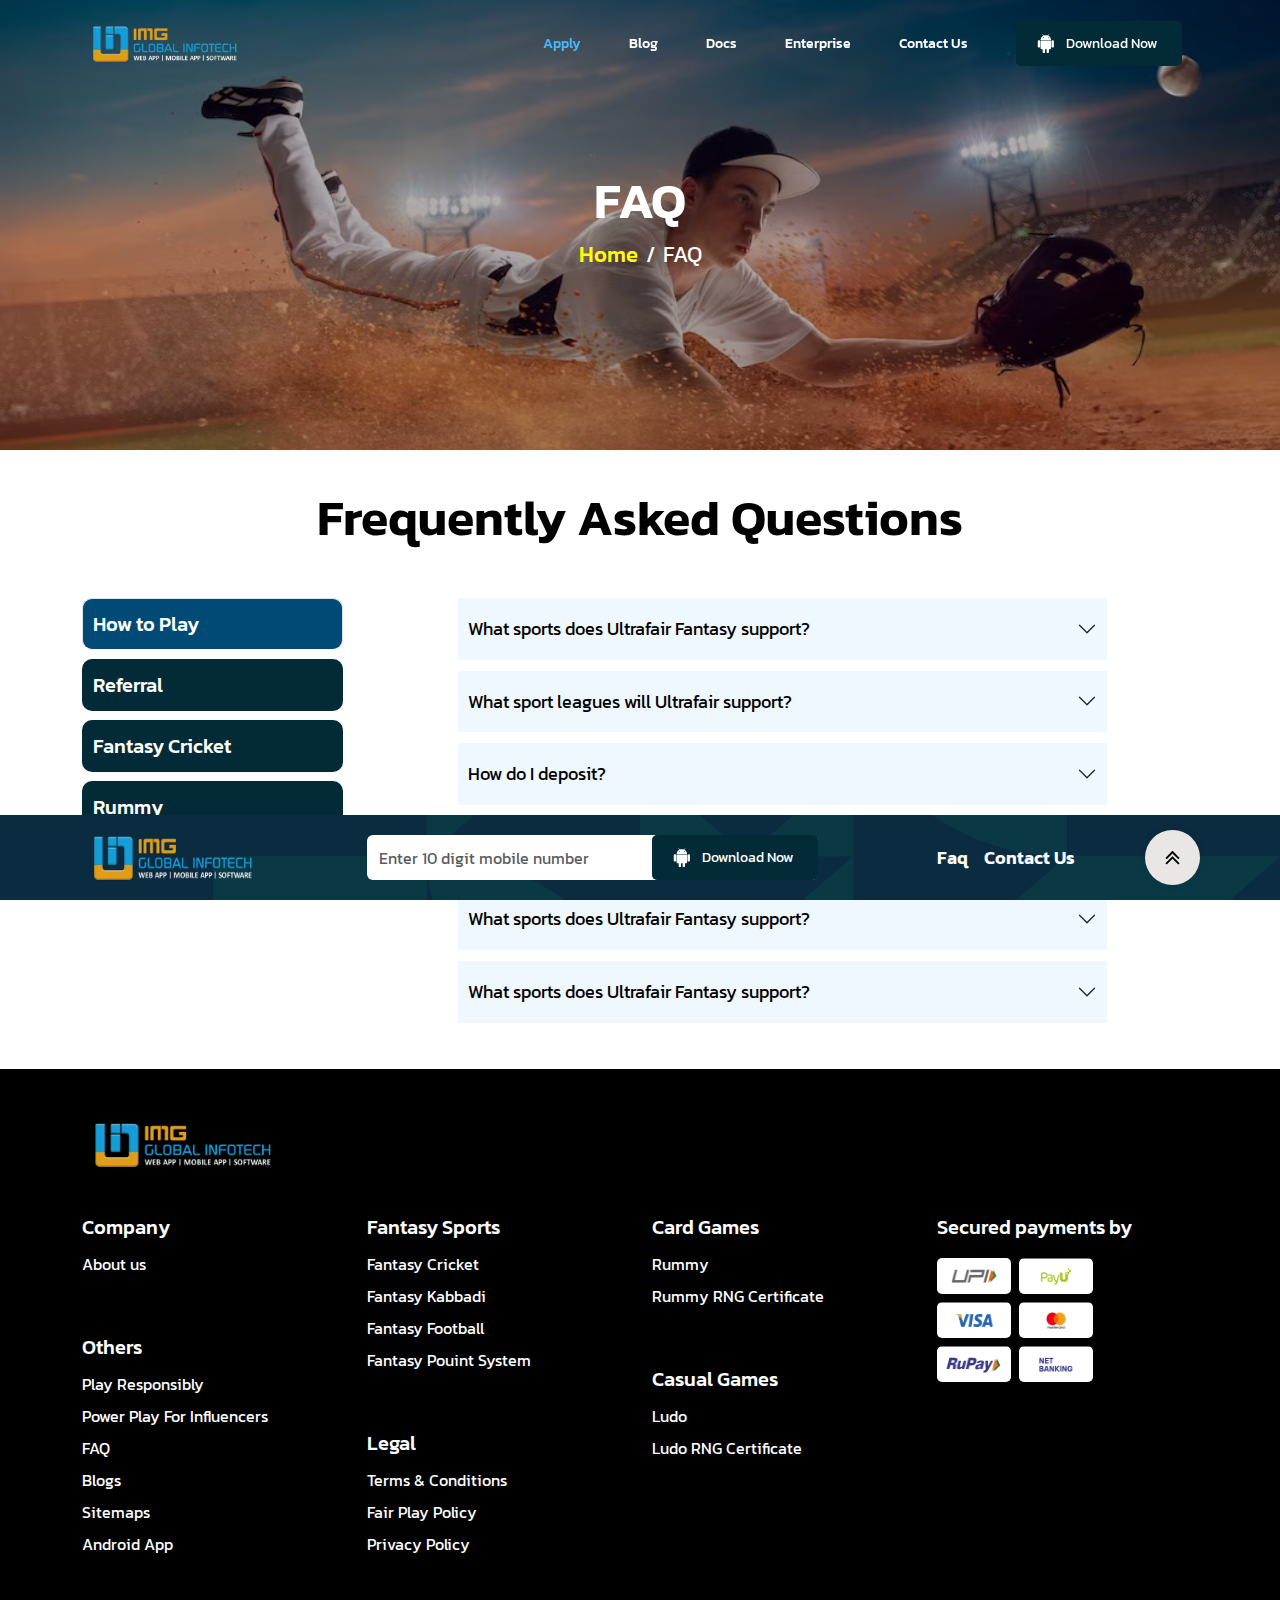
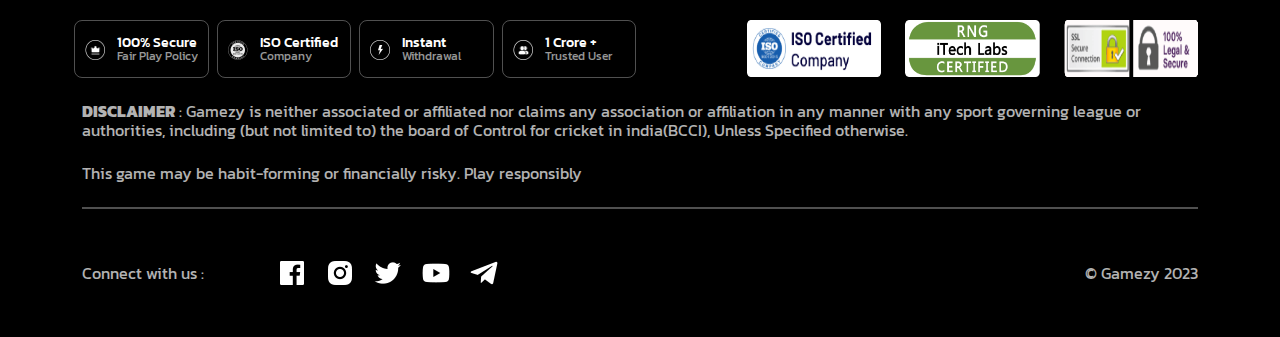
<file: faq.html>
<!DOCTYPE html>
<html lang="en">
<head>
    <meta charset="UTF-8">
    <meta name="viewport" content="width=device-width, initial-scale=1.0">
    <title>FAQ</title>
    <script src="./assets/libs/jquery/jquery.js"></script>
    <link rel="stylesheet" href="assets/css/style.min.css">
    <link rel="stylesheet" href="assets/bootstrap/bootstrap.css">
    <link rel="stylesheet" href="./assets/libs/glightBox/glightbox.min.css">
</head>
<body>
    <!-- navbar start -->
    <nav class="container-fluid nav navbar fixed-top toggalClass navbar-expand-lg "  aria-label="Offcanvas navbar large"> 
        <div class="  container ">
            <a class="navLogo d-flex align-items-center" href="./index.html"><img src="assets/img/navbar/logo.webp" alt="logo" class="img-fluid w-100 h-100"></a>
            <button class="navbar-toggler d-lg-none d-flex align-items-center border-0 shadow-none "  type="button" data-bs-toggle="offcanvas" data-bs-target="#offcanvasNavbar2" aria-controls="offcanvasNavbar2" aria-label="Toggle navigation">
                <span class="menuIcon d-inline-flex align-items-center"> <img src="assets/img/navbar/menu.svg" alt="menu" class="img-fluid w-100 h-100"></span>
            </button>
            <div class="offcanvas offcanvas-end text-bg-dark d-lg-block d-none" >
            
                <div class="offcanvas-body ">
                    <ul class="navbar-nav justify-content-end gap-5 flex-grow-1 pe-3">
                    <li class="nav-item navItem">
                        <a class="nav-link d-flex align-items-center mainLink" aria-current="page" href="#"><span class="d-inline-flex align-items-center navLink active">Apply</span></a>
                    </li>
                    <li class="nav-item navItem">
                        <a class="nav-link d-flex align-items-center mainLink" aria-current="page" href="#"><span class="d-inline-flex align-items-center navLink ">Blog</span>  </a>
                    
                    </li>
                    <li class="nav-item navItem">
                        <a class="nav-link d-flex align-items-center mainLink" aria-current="page" href="#"><span class="d-inline-flex align-items-center navLink ">Docs</span>  </a>
                    
                    </li>
                    <li class="nav-item navItem">
                        <a class="nav-link d-flex align-items-center mainLink" aria-current="page" href="#"><span class="d-inline-flex align-items-center navLink ">Enterprise</span> </a>
                    </li>
                    <li class="nav-item navItem">
                        <a class="nav-link d-flex align-items-center mainLink" aria-current="page" href="./contact.html"><span class="d-inline-flex align-items-center navLink ">Contact Us</span> </a>
                    </li>
                
                    <li class="nav-item navItem d-flex align-items-center">
                        <a class=" navBtn" aria-current="page" href="#"><span class="d-inline-flex align-items-center androidIcon"><img src="assets/img/navbar/android.svg" alt="android" class="img-fluid w-100 h-100"></span> Download Now </a>
                    </li>
                    </ul>
                
                </div>
            </div>
            
        </div>
    </nav>
    <!-- navbar end  -->


    <!-- faq Section start -->
    <div class="container-fluid termHeader faqheader">
        <div class="container h-100">
            <div class="row align-items-center justify-content-center h-100">
                <div class="col-12">
                    <div class="termsTxt text-center h-100">
                        FAQ
                    </div>
                    <div class="termsPage text-center">
                        <nav aria-label="breadcrumb ">
                            <ol class="breadcrumb justify-content-center">
                                <li class="breadcrumb-item "><a href="./index.html" class="text-decoration-none termsSpan">Home</a></li>
                                <li class="breadcrumb-item active text-white" aria-current="page">FAQ</li>
                            </ol>
                        </nav>
                    </div>
                </div>
            </div>
        </div>
    </div>
    <!-- faq Section ends -->

    <!-- faq start -->
        <div class="container-fluid section_spacing">
            <div class="container">
                <div class="row">
                    <div class="col-12">
                        <div class="body_heading text-black textHead pb-3 pb-sm-4 pb-lg-5 text-center">Frequently  <span class="text-black"> Asked Questions </span> </div>
                    </div>
                    <div class="col-12 col-md-3">
                        <ul class="nav myNAv nav-tabs" id="myTab" role="tablist">
                            <li class="nav-item myNAvItem" role="presentation">
                            <button class="nav-link active myNAvlink" id="home-tab" data-bs-toggle="tab" data-bs-target="#home-tab-pane" type="button" role="tab" aria-controls="home-tab-pane" aria-selected="true">How to Play</button>
                            </li>
                            <li class="nav-item myNAvItem" role="presentation">
                            <button class="nav-link myNAvlink" id="profile-tab" data-bs-toggle="tab" data-bs-target="#profile-tab-pane" type="button" role="tab" aria-controls="profile-tab-pane" aria-selected="false">Referral</button>
                            </li>
                            <li class="nav-item myNAvItem" role="presentation">
                            <button class="nav-link myNAvlink" id="contact-tab" data-bs-toggle="tab" data-bs-target="#contact-tab-pane" type="button" role="tab" aria-controls="contact-tab-pane" aria-selected="false">Fantasy Cricket</button>
                            </li>
                            <li class="nav-item myNAvItem" role="presentation">
                            <button class="nav-link myNAvlink" id="disabled-tab" data-bs-toggle="tab" data-bs-target="#disabled-tab-pane" type="button" role="tab" aria-controls="disabled-tab-pane" aria-selected="false">Rummy</button>
                            </li>
                        </ul>
                    </div>
                    <div class="col-12 col-md-9">
                        <div class="tab-content" id="myTabContent">
                            <div class="tab-pane fade show active" id="home-tab-pane" role="tabpanel" aria-labelledby="home-tab" tabindex="0">
                                <div class="container-fluid accodionSection myaccodionSection">
                                    <div class="container">
                                    <div class="row">
                                        <div class="col-lg-10  mx-auto">
                                            
                                        <div class="row gap-5">
                                            
                                            <div class="col-12">
                                            <div class="accordion" id="accordionExample">
                                                <div class="accordion-item ">
                                                    <h2 class="accordion-header">
                                                    <button class="accordion-button text-black collapsed" type="button" data-bs-toggle="collapse" data-bs-target="#collapseOne" aria-expanded="true" aria-controls="collapseOne">
                                                        What sports does Ultrafair Fantasy support?
                                                    </button>
                                                    </h2>
                                                    <div id="collapseOne" class="accordion-collapse collapse " data-bs-parent="#accordionExample">
                                                    <div class="accordion-body">
                                                        <div class="body_text_small">Ultrafair supports an abundance of the world’s biggest sports in free-to-play Fantasy Competitions with a focus on Cricket, Football and Rugby upon launch. Furthermore, Ultrafair Fantasy has Golf, F1, Tennis and more in the development pipeline.</div>
                                                    </div>
                                                </div>
                                                </div>
                                                <div class="accordion-item">
                                                <h2 class="accordion-header">
                                                    <button class="accordion-button text-black collapsed" type="button" data-bs-toggle="collapse" data-bs-target="#collapseTwo" aria-expanded="false" aria-controls="collapseTwo">
                                                    What sport leagues will Ultrafair support?
                                                    </button>
                                                </h2>
                                                <div id="collapseTwo" class="accordion-collapse collapse" data-bs-parent="#accordionExample">
                                                    <div class="accordion-body">
                                                    <div class="body_text_small">Ultrafair Fantasy covers many of the world’s biggest sports leagues giving its userbase an diverse offering to choose from. <br> <br>
                                                    Football Leagues include: English Premier League, La Liga, Bundesliga, Serie A, Ligue 1, World Cups, UEFA Champions League, Saudi Professional League, MLS and more!
                                                    <br>
                                                    <br>
                                                    Cricket Leagues include: International Competitions, ICC World Cups (ODI & T20), Indian Premier League, Big Bash League, Abu Dhabi T10, and more!
                                                    <br>
                                                    <br>
                                                    With many more to come! 
                                                    </div>
                                                    </div>
                                                </div>
                                                </div>
                                                <div class="accordion-item">
                                                <h2 class="accordion-header">
                                                    <button class="accordion-button text-black collapsed" type="button" data-bs-toggle="collapse" data-bs-target="#collapseThree" aria-expanded="false" aria-controls="collapseThree">
                                                    How do I deposit?
                                                    </button>
                                                </h2>
                                                <div id="collapseThree" class="accordion-collapse collapse" data-bs-parent="#accordionExample">
                                                    <div class="accordion-body">
                                                    <div class="body_text_small"> Users can deposit into their Ultrafair Fantasy Wallet using the following methods: 
                                                    <br>
                                                    <br>
                                                    InstantEFT
                                                    <br>
                                                    Card Payment (VISA/Mastercard)
                                                    <br>
                                                    CapitecPay
                                                    <br>
                                                    Snapscan
                                                    <br><br>
                                                    Once you have downloaded the Ultrafair Fantasy app, you will need to go to the “Wallet” page in order for you to deposit.
                                                    </div>
                                                    </div>
                                                </div>
                                                </div>
                                                <div class="accordion-item ">
                                                <h2 class="accordion-header">
                                                    <button class="accordion-button text-black collapsed" type="button" data-bs-toggle="collapse" data-bs-target="#collapseFour" aria-expanded="true" aria-controls="collapseFour">
                                                    What sports does Ultrafair Fantasy support?
                                                    </button>
                                                </h2>
                                                <div id="collapseFour" class="accordion-collapse collapse " data-bs-parent="#accordionExample">
                                                    <div class="accordion-body">
                                                    <div class="body_text_small">Ultrafair supports an abundance of the world’s biggest sports in free-to-play Fantasy Competitions with a focus on Cricket, Football and Rugby upon launch. Furthermore, Ultrafair Fantasy has Golf, F1, Tennis and more in the development pipeline.</div>
                                                </div>
                                                </div>
                                                </div>
                                                <div class="accordion-item ">
                                                <h2 class="accordion-header">
                                                    <button class="accordion-button text-black collapsed" type="button" data-bs-toggle="collapse" data-bs-target="#collapseFive" aria-expanded="true" aria-controls="collapseFive">
                                                    What sports does Ultrafair Fantasy support?
                                                    </button>
                                                </h2>
                                                <div id="collapseFive" class="accordion-collapse collapse " data-bs-parent="#accordionExample">
                                                    <div class="accordion-body">
                                                    <div class="body_text_small">Ultrafair supports an abundance of the world’s biggest sports in free-to-play Fantasy Competitions with a focus on Cricket, Football and Rugby upon launch. Furthermore, Ultrafair Fantasy has Golf, F1, Tennis and more in the development pipeline.</div>
                                                </div>
                                                </div>
                                                </div>
                                                <div class="accordion-item ">
                                                <h2 class="accordion-header">
                                                    <button class="accordion-button text-black collapsed" type="button" data-bs-toggle="collapse" data-bs-target="#collapseSix" aria-expanded="true" aria-controls="collapseSix">
                                                    What sports does Ultrafair Fantasy support?
                                                    </button>
                                                </h2>
                                                <div id="collapseSix" class="accordion-collapse collapse " data-bs-parent="#accordionExample">
                                                    <div class="accordion-body">
                                                    <div class="body_text_small">Ultrafair supports an abundance of the world’s biggest sports in free-to-play Fantasy Competitions with a focus on Cricket, Football and Rugby upon launch. Furthermore, Ultrafair Fantasy has Golf, F1, Tennis and more in the development pipeline.</div>
                                                </div>
                                                </div>
                                                </div>
                                            </div>
                                        </div>
                                        </div>
                                    </div>
                                    </div>
                                </div>
                                </div>
                            </div>
                            <div class="tab-pane fade" id="profile-tab-pane" role="tabpanel" aria-labelledby="profile-tab" tabindex="0">
                                <div class="container-fluid accodionSection myaccodionSection">
                                    <div class="container">
                                    <div class="row">
                                        <div class="col-lg-10  mx-auto">
                                            
                                        <div class="row gap-5">
                                            
                                            <div class="col-12">
                                            <div class="accordion" id="accordionExample">
                                                <div class="accordion-item ">
                                                    <h2 class="accordion-header">
                                                    <button class="accordion-button text-black collapsed" type="button" data-bs-toggle="collapse" data-bs-target="#collapseOne" aria-expanded="true" aria-controls="collapseOne">
                                                        What sports does Ultrafair Fantasy support?
                                                    </button>
                                                    </h2>
                                                    <div id="collapseOne" class="accordion-collapse collapse " data-bs-parent="#accordionExample">
                                                    <div class="accordion-body">
                                                        <div class="body_text_small">Ultrafair supports an abundance of the world’s biggest sports in free-to-play Fantasy Competitions with a focus on Cricket, Football and Rugby upon launch. Furthermore, Ultrafair Fantasy has Golf, F1, Tennis and more in the development pipeline.</div>
                                                    </div>
                                                </div>
                                                </div>
                                                <div class="accordion-item">
                                                <h2 class="accordion-header">
                                                    <button class="accordion-button text-black collapsed" type="button" data-bs-toggle="collapse" data-bs-target="#collapseTwo" aria-expanded="false" aria-controls="collapseTwo">
                                                    What sport leagues will Ultrafair support?
                                                    </button>
                                                </h2>
                                                <div id="collapseTwo" class="accordion-collapse collapse" data-bs-parent="#accordionExample">
                                                    <div class="accordion-body">
                                                    <div class="body_text_small">Ultrafair Fantasy covers many of the world’s biggest sports leagues giving its userbase an diverse offering to choose from. <br> <br>
                                                    Football Leagues include: English Premier League, La Liga, Bundesliga, Serie A, Ligue 1, World Cups, UEFA Champions League, Saudi Professional League, MLS and more!
                                                    <br>
                                                    <br>
                                                    Cricket Leagues include: International Competitions, ICC World Cups (ODI & T20), Indian Premier League, Big Bash League, Abu Dhabi T10, and more!
                                                    <br>
                                                    <br>
                                                    With many more to come! 
                                                    </div>
                                                    </div>
                                                </div>
                                                </div>
                                                <div class="accordion-item">
                                                <h2 class="accordion-header">
                                                    <button class="accordion-button text-black collapsed" type="button" data-bs-toggle="collapse" data-bs-target="#collapseThree" aria-expanded="false" aria-controls="collapseThree">
                                                    How do I deposit?
                                                    </button>
                                                </h2>
                                                <div id="collapseThree" class="accordion-collapse collapse" data-bs-parent="#accordionExample">
                                                    <div class="accordion-body">
                                                    <div class="body_text_small"> Users can deposit into their Ultrafair Fantasy Wallet using the following methods: 
                                                    <br>
                                                    <br>
                                                    InstantEFT
                                                    <br>
                                                    Card Payment (VISA/Mastercard)
                                                    <br>
                                                    CapitecPay
                                                    <br>
                                                    Snapscan
                                                    <br><br>
                                                    Once you have downloaded the Ultrafair Fantasy app, you will need to go to the “Wallet” page in order for you to deposit.
                                                    </div>
                                                    </div>
                                                </div>
                                                </div>
                                                <div class="accordion-item ">
                                                <h2 class="accordion-header">
                                                    <button class="accordion-button text-black collapsed" type="button" data-bs-toggle="collapse" data-bs-target="#collapseFour" aria-expanded="true" aria-controls="collapseFour">
                                                    What sports does Ultrafair Fantasy support?
                                                    </button>
                                                </h2>
                                                <div id="collapseFour" class="accordion-collapse collapse " data-bs-parent="#accordionExample">
                                                    <div class="accordion-body">
                                                    <div class="body_text_small">Ultrafair supports an abundance of the world’s biggest sports in free-to-play Fantasy Competitions with a focus on Cricket, Football and Rugby upon launch. Furthermore, Ultrafair Fantasy has Golf, F1, Tennis and more in the development pipeline.</div>
                                                </div>
                                                </div>
                                                </div>
                                                <div class="accordion-item ">
                                                <h2 class="accordion-header">
                                                    <button class="accordion-button text-black collapsed" type="button" data-bs-toggle="collapse" data-bs-target="#collapseFive" aria-expanded="true" aria-controls="collapseFive">
                                                    What sports does Ultrafair Fantasy support?
                                                    </button>
                                                </h2>
                                                <div id="collapseFive" class="accordion-collapse collapse " data-bs-parent="#accordionExample">
                                                    <div class="accordion-body">
                                                    <div class="body_text_small">Ultrafair supports an abundance of the world’s biggest sports in free-to-play Fantasy Competitions with a focus on Cricket, Football and Rugby upon launch. Furthermore, Ultrafair Fantasy has Golf, F1, Tennis and more in the development pipeline.</div>
                                                </div>
                                                </div>
                                                </div>
                                                <div class="accordion-item ">
                                                <h2 class="accordion-header">
                                                    <button class="accordion-button text-black collapsed" type="button" data-bs-toggle="collapse" data-bs-target="#collapseSix" aria-expanded="true" aria-controls="collapseSix">
                                                    What sports does Ultrafair Fantasy support?
                                                    </button>
                                                </h2>
                                                <div id="collapseSix" class="accordion-collapse collapse " data-bs-parent="#accordionExample">
                                                    <div class="accordion-body">
                                                    <div class="body_text_small">Ultrafair supports an abundance of the world’s biggest sports in free-to-play Fantasy Competitions with a focus on Cricket, Football and Rugby upon launch. Furthermore, Ultrafair Fantasy has Golf, F1, Tennis and more in the development pipeline.</div>
                                                </div>
                                                </div>
                                                </div>
                                            </div>
                                        </div>
                                        </div>
                                    </div>
                                    </div>
                                </div>
                                </div>
                            </div>
                            <div class="tab-pane fade" id="contact-tab-pane" role="tabpanel" aria-labelledby="contact-tab" tabindex="0">
                                <div class="container-fluid accodionSection myaccodionSection">
                                    <div class="container">
                                    <div class="row">
                                        <div class="col-lg-10  mx-auto">
                                            
                                        <div class="row gap-5">
                                            
                                            <div class="col-12">
                                            <div class="accordion" id="accordionExample">
                                                <div class="accordion-item ">
                                                    <h2 class="accordion-header">
                                                    <button class="accordion-button text-black collapsed" type="button" data-bs-toggle="collapse" data-bs-target="#collapseOne" aria-expanded="true" aria-controls="collapseOne">
                                                        What sports does Ultrafair Fantasy support?
                                                    </button>
                                                    </h2>
                                                    <div id="collapseOne" class="accordion-collapse collapse " data-bs-parent="#accordionExample">
                                                    <div class="accordion-body">
                                                        <div class="body_text_small">Ultrafair supports an abundance of the world’s biggest sports in free-to-play Fantasy Competitions with a focus on Cricket, Football and Rugby upon launch. Furthermore, Ultrafair Fantasy has Golf, F1, Tennis and more in the development pipeline.</div>
                                                    </div>
                                                </div>
                                                </div>
                                                <div class="accordion-item">
                                                <h2 class="accordion-header">
                                                    <button class="accordion-button text-black collapsed" type="button" data-bs-toggle="collapse" data-bs-target="#collapseTwo" aria-expanded="false" aria-controls="collapseTwo">
                                                    What sport leagues will Ultrafair support?
                                                    </button>
                                                </h2>
                                                <div id="collapseTwo" class="accordion-collapse collapse" data-bs-parent="#accordionExample">
                                                    <div class="accordion-body">
                                                    <div class="body_text_small">Ultrafair Fantasy covers many of the world’s biggest sports leagues giving its userbase an diverse offering to choose from. <br> <br>
                                                    Football Leagues include: English Premier League, La Liga, Bundesliga, Serie A, Ligue 1, World Cups, UEFA Champions League, Saudi Professional League, MLS and more!
                                                    <br>
                                                    <br>
                                                    Cricket Leagues include: International Competitions, ICC World Cups (ODI & T20), Indian Premier League, Big Bash League, Abu Dhabi T10, and more!
                                                    <br>
                                                    <br>
                                                    With many more to come! 
                                                    </div>
                                                    </div>
                                                </div>
                                                </div>
                                                <div class="accordion-item">
                                                <h2 class="accordion-header">
                                                    <button class="accordion-button text-black collapsed" type="button" data-bs-toggle="collapse" data-bs-target="#collapseThree" aria-expanded="false" aria-controls="collapseThree">
                                                    How do I deposit?
                                                    </button>
                                                </h2>
                                                <div id="collapseThree" class="accordion-collapse collapse" data-bs-parent="#accordionExample">
                                                    <div class="accordion-body">
                                                    <div class="body_text_small"> Users can deposit into their Ultrafair Fantasy Wallet using the following methods: 
                                                    <br>
                                                    <br>
                                                    InstantEFT
                                                    <br>
                                                    Card Payment (VISA/Mastercard)
                                                    <br>
                                                    CapitecPay
                                                    <br>
                                                    Snapscan
                                                    <br><br>
                                                    Once you have downloaded the Ultrafair Fantasy app, you will need to go to the “Wallet” page in order for you to deposit.
                                                    </div>
                                                    </div>
                                                </div>
                                                </div>
                                                <div class="accordion-item ">
                                                <h2 class="accordion-header">
                                                    <button class="accordion-button text-black collapsed" type="button" data-bs-toggle="collapse" data-bs-target="#collapseFour" aria-expanded="true" aria-controls="collapseFour">
                                                    What sports does Ultrafair Fantasy support?
                                                    </button>
                                                </h2>
                                                <div id="collapseFour" class="accordion-collapse collapse " data-bs-parent="#accordionExample">
                                                    <div class="accordion-body">
                                                    <div class="body_text_small">Ultrafair supports an abundance of the world’s biggest sports in free-to-play Fantasy Competitions with a focus on Cricket, Football and Rugby upon launch. Furthermore, Ultrafair Fantasy has Golf, F1, Tennis and more in the development pipeline.</div>
                                                </div>
                                                </div>
                                                </div>
                                                <div class="accordion-item ">
                                                <h2 class="accordion-header">
                                                    <button class="accordion-button text-black collapsed" type="button" data-bs-toggle="collapse" data-bs-target="#collapseFive" aria-expanded="true" aria-controls="collapseFive">
                                                    What sports does Ultrafair Fantasy support?
                                                    </button>
                                                </h2>
                                                <div id="collapseFive" class="accordion-collapse collapse " data-bs-parent="#accordionExample">
                                                    <div class="accordion-body">
                                                    <div class="body_text_small">Ultrafair supports an abundance of the world’s biggest sports in free-to-play Fantasy Competitions with a focus on Cricket, Football and Rugby upon launch. Furthermore, Ultrafair Fantasy has Golf, F1, Tennis and more in the development pipeline.</div>
                                                </div>
                                                </div>
                                                </div>
                                                <div class="accordion-item ">
                                                <h2 class="accordion-header">
                                                    <button class="accordion-button text-black collapsed" type="button" data-bs-toggle="collapse" data-bs-target="#collapseSix" aria-expanded="true" aria-controls="collapseSix">
                                                    What sports does Ultrafair Fantasy support?
                                                    </button>
                                                </h2>
                                                <div id="collapseSix" class="accordion-collapse collapse " data-bs-parent="#accordionExample">
                                                    <div class="accordion-body">
                                                    <div class="body_text_small">Ultrafair supports an abundance of the world’s biggest sports in free-to-play Fantasy Competitions with a focus on Cricket, Football and Rugby upon launch. Furthermore, Ultrafair Fantasy has Golf, F1, Tennis and more in the development pipeline.</div>
                                                </div>
                                                </div>
                                                </div>
                                            </div>
                                        </div>
                                        </div>
                                    </div>
                                    </div>
                                </div>
                                </div>
                            </div>
                            <div class="tab-pane fade" id="disabled-tab-pane" role="tabpanel" aria-labelledby="disabled-tab" tabindex="0">
                                <div class="container-fluid accodionSection myaccodionSection">
                                    <div class="container">
                                    <div class="row">
                                        <div class="col-lg-10  mx-auto">
                                            
                                        <div class="row gap-5">
                                            
                                            <div class="col-12">
                                            <div class="accordion" id="accordionExample">
                                                <div class="accordion-item ">
                                                    <h2 class="accordion-header">
                                                    <button class="accordion-button text-black collapsed" type="button" data-bs-toggle="collapse" data-bs-target="#collapseOne" aria-expanded="true" aria-controls="collapseOne">
                                                        What sports does Ultrafair Fantasy support?
                                                    </button>
                                                    </h2>
                                                    <div id="collapseOne" class="accordion-collapse collapse " data-bs-parent="#accordionExample">
                                                    <div class="accordion-body">
                                                        <div class="body_text_small">Ultrafair supports an abundance of the world’s biggest sports in free-to-play Fantasy Competitions with a focus on Cricket, Football and Rugby upon launch. Furthermore, Ultrafair Fantasy has Golf, F1, Tennis and more in the development pipeline.</div>
                                                    </div>
                                                </div>
                                                </div>
                                                <div class="accordion-item">
                                                <h2 class="accordion-header">
                                                    <button class="accordion-button text-black collapsed" type="button" data-bs-toggle="collapse" data-bs-target="#collapseTwo" aria-expanded="false" aria-controls="collapseTwo">
                                                    What sport leagues will Ultrafair support?
                                                    </button>
                                                </h2>
                                                <div id="collapseTwo" class="accordion-collapse collapse" data-bs-parent="#accordionExample">
                                                    <div class="accordion-body">
                                                    <div class="body_text_small">Ultrafair Fantasy covers many of the world’s biggest sports leagues giving its userbase an diverse offering to choose from. <br> <br>
                                                    Football Leagues include: English Premier League, La Liga, Bundesliga, Serie A, Ligue 1, World Cups, UEFA Champions League, Saudi Professional League, MLS and more!
                                                    <br>
                                                    <br>
                                                    Cricket Leagues include: International Competitions, ICC World Cups (ODI & T20), Indian Premier League, Big Bash League, Abu Dhabi T10, and more!
                                                    <br>
                                                    <br>
                                                    With many more to come! 
                                                    </div>
                                                    </div>
                                                </div>
                                                </div>
                                                <div class="accordion-item">
                                                <h2 class="accordion-header">
                                                    <button class="accordion-button text-black collapsed" type="button" data-bs-toggle="collapse" data-bs-target="#collapseThree" aria-expanded="false" aria-controls="collapseThree">
                                                    How do I deposit?
                                                    </button>
                                                </h2>
                                                <div id="collapseThree" class="accordion-collapse collapse" data-bs-parent="#accordionExample">
                                                    <div class="accordion-body">
                                                    <div class="body_text_small"> Users can deposit into their Ultrafair Fantasy Wallet using the following methods: 
                                                    <br>
                                                    <br>
                                                    InstantEFT
                                                    <br>
                                                    Card Payment (VISA/Mastercard)
                                                    <br>
                                                    CapitecPay
                                                    <br>
                                                    Snapscan
                                                    <br><br>
                                                    Once you have downloaded the Ultrafair Fantasy app, you will need to go to the “Wallet” page in order for you to deposit.
                                                    </div>
                                                    </div>
                                                </div>
                                                </div>
                                                <div class="accordion-item ">
                                                <h2 class="accordion-header">
                                                    <button class="accordion-button text-black collapsed" type="button" data-bs-toggle="collapse" data-bs-target="#collapseFour" aria-expanded="true" aria-controls="collapseFour">
                                                    What sports does Ultrafair Fantasy support?
                                                    </button>
                                                </h2>
                                                <div id="collapseFour" class="accordion-collapse collapse " data-bs-parent="#accordionExample">
                                                    <div class="accordion-body">
                                                    <div class="body_text_small">Ultrafair supports an abundance of the world’s biggest sports in free-to-play Fantasy Competitions with a focus on Cricket, Football and Rugby upon launch. Furthermore, Ultrafair Fantasy has Golf, F1, Tennis and more in the development pipeline.</div>
                                                </div>
                                                </div>
                                                </div>
                                                <div class="accordion-item ">
                                                <h2 class="accordion-header">
                                                    <button class="accordion-button text-black collapsed" type="button" data-bs-toggle="collapse" data-bs-target="#collapseFive" aria-expanded="true" aria-controls="collapseFive">
                                                    What sports does Ultrafair Fantasy support?
                                                    </button>
                                                </h2>
                                                <div id="collapseFive" class="accordion-collapse collapse " data-bs-parent="#accordionExample">
                                                    <div class="accordion-body">
                                                    <div class="body_text_small">Ultrafair supports an abundance of the world’s biggest sports in free-to-play Fantasy Competitions with a focus on Cricket, Football and Rugby upon launch. Furthermore, Ultrafair Fantasy has Golf, F1, Tennis and more in the development pipeline.</div>
                                                </div>
                                                </div>
                                                </div>
                                                <div class="accordion-item ">
                                                <h2 class="accordion-header">
                                                    <button class="accordion-button text-black collapsed" type="button" data-bs-toggle="collapse" data-bs-target="#collapseSix" aria-expanded="true" aria-controls="collapseSix">
                                                    What sports does Ultrafair Fantasy support?
                                                    </button>
                                                </h2>
                                                <div id="collapseSix" class="accordion-collapse collapse " data-bs-parent="#accordionExample">
                                                    <div class="accordion-body">
                                                    <div class="body_text_small">Ultrafair supports an abundance of the world’s biggest sports in free-to-play Fantasy Competitions with a focus on Cricket, Football and Rugby upon launch. Furthermore, Ultrafair Fantasy has Golf, F1, Tennis and more in the development pipeline.</div>
                                                </div>
                                                </div>
                                                </div>
                                            </div>
                                        </div>
                                        </div>
                                    </div>
                                    </div>
                                </div>
                                </div>
                            </div>
                        </div>
                    </div>
                </div>
            </div>
        </div>
    <!-- faq ends -->

<!-- footer start -->
    <div class="container-fluid py-5 footerSection">
        <div class="container">
            <div class="row">
                <div class="col-12">
                    <div class="logoImg">
                        <a href="index.html" class="text-decoration-none">
                            <img src="./assets/img/navbar/logo.webp" alt="logo" class="h-100 w-100 img-fluid">
                        </a>
                    </div>
                </div>
                <div class="col-12">
                    <div class="row">
                        <div class="col-6 col-lg-3">
                            <div class="row">
                                <div class="col-12">
                                    <div class="heading">
                                        Company
                                    </div>
                                    <div class="links">
                                        <ul class="list-unstyled d-flex flex-column gap-2">
                                            <li>
                                                <a href="javascript:;" class="text-decoration-none linksAnc">
                                                    About us
                                                </a>
                                            </li>
                                        </ul>
                                    </div>
                                </div>
                                <div class="col-12">
                                    <div class="heading">
                                        Others
                                    </div>
                                    <div class="links">
                                        <ul class="list-unstyled d-flex flex-column gap-2">
                                            <li>
                                                <a href="javascript:;" class="text-decoration-none linksAnc">
                                                    Play Responsibly 
                                                </a>
                                            </li>
                                            <li>
                                                <a href="javascript:;" class="text-decoration-none linksAnc">
                                                    Power Play For Influencers 
                                                </a>
                                            </li>
                                            <li>
                                                <a href="faq.html" class="text-decoration-none linksAnc">
                                                    FAQ  
                                                </a>
                                            </li>
                                            <li>
                                                <a href="javascript:;" class="text-decoration-none linksAnc">
                                                    Blogs  
                                                </a>
                                            </li>
                                            <li>
                                                <a href="javascript:;" class="text-decoration-none linksAnc">
                                                    Sitemaps  
                                                </a>
                                            </li>
                                            <li>
                                                <a href="javascript:;" class="text-decoration-none linksAnc">
                                                    Android App  
                                                </a>
                                            </li>
                                        </ul>
                                    </div>
                                </div>
                            </div>
                        </div>
                        <div class="col-6 col-lg-3">
                            <div class="row">
                                <div class="col-12">
                                    <div class="heading">
                                        Fantasy Sports
                                    </div>
                                    <div class="links">
                                        <ul class="list-unstyled d-flex flex-column gap-2">
                                            <li>
                                                <a href="javascript:;" class="text-decoration-none linksAnc">
                                                    Fantasy Cricket 
                                                </a>
                                            </li>
                                            <li>
                                                <a href="javascript:;" class="text-decoration-none linksAnc">
                                                    Fantasy Kabbadi 
                                                </a>
                                            </li>
                                            <li>
                                                <a href="javascript:;" class="text-decoration-none linksAnc">
                                                    Fantasy Football 
                                                </a>
                                            </li>
                                            <li>
                                                <a href="javascript:;" class="text-decoration-none linksAnc">
                                                    Fantasy Pouint System 
                                                </a>
                                            </li>
                                        </ul>
                                    </div>
                                </div>
                                <div class="col-12">
                                    <div class="heading">
                                        Legal
                                    </div>
                                    <div class="links">
                                        <ul class="list-unstyled d-flex flex-column gap-2">
                                            <li>
                                                <a href="terms.html" class="text-decoration-none linksAnc">
                                                    Terms & Conditions 
                                                </a>
                                            </li>
                                            <li>
                                                <a href="javascript:;" class="text-decoration-none linksAnc">
                                                    Fair Play Policy
                                                </a>
                                            </li>
                                            <li>
                                                <a href="privacy&policy.html" class="text-decoration-none linksAnc">
                                                    Privacy Policy  
                                                </a>
                                            </li>
                                        </ul>
                                    </div>
                                </div>
                            </div>
                        </div>
                        <div class="col-6 col-lg-3">
                            <div class="row">
                                <div class="col-12">
                                    <div class="heading">
                                        Card Games
                                    </div>
                                    <div class="links">
                                        <ul class="list-unstyled d-flex flex-column gap-2">
                                            <li>
                                                <a href="javascript:;" class="text-decoration-none linksAnc">
                                                    Rummy 
                                                </a>
                                            </li>
                                            <li>
                                                <a href="javascript:;" class="text-decoration-none linksAnc">
                                                    Rummy RNG Certificate
                                                </a>
                                            </li>
                                        </ul>
                                    </div>
                                </div>
                                <div class="col-12">
                                    <div class="heading">
                                        Casual Games
                                    </div>
                                    <div class="links">
                                        <ul class="list-unstyled d-flex flex-column gap-2">
                                            <li>
                                                <a href="javascript:;" class="text-decoration-none linksAnc">
                                                    Ludo
                                                </a>
                                            </li>
                                            <li>
                                                <a href="javascript:;" class="text-decoration-none linksAnc">
                                                    Ludo RNG Certificate
                                                </a>
                                            </li>
                                        </ul>
                                    </div>
                                </div>
                            </div>
                        </div>
                        <div class="col-6 col-lg-3">
                            <div class="row">
                                <div class="col-12">
                                    <div class="heading">
                                        Secured payments by
                                    </div>
                                    <div class="paymentMain d-flex flex-column gap-2">
                                        <div class="paymentDiv pt-3 d-flex gap-2">
                                            <div class="paymentImg">
                                                <img src="./assets/img/pay01.png" alt="payImg" class="h-100 w-100 img-fluid">
                                            </div>
                                            <div class="paymentImg">
                                                <img src="./assets/img/pay02.png" alt="payImg" class="h-100 w-100 img-fluid">
                                            </div>
                                        </div>
                                        <div class="paymentDiv d-flex gap-2">
                                            <div class="paymentImg">
                                                <img src="./assets/img/pay03.png" alt="payImg" class="h-100 w-100 img-fluid">
                                            </div>
                                            <div class="paymentImg">
                                                <img src="./assets/img/pay04.png" alt="payImg" class="h-100 w-100 img-fluid">
                                            </div>
                                        </div>
                                        <div class="paymentDiv d-flex gap-2">
                                            <div class="paymentImg">
                                                <img src="./assets/img/pay05.png" alt="payImg" class="h-100 w-100 img-fluid">
                                            </div>
                                            <div class="paymentImg">
                                                <img src="./assets/img/pay06.png" alt="payImg" class="h-100 w-100 img-fluid">
                                            </div>
                                        </div>
                                    </div>
                                </div>
                            </div>
                        </div>
                    </div>
                </div>
                <div class="col-12 pt-3 pt-sm-4 pt-lg-5">
                    <div class="row justify-content-between align-items-center gy-4">
                        <div class="col-12 col-md-10 col-lg-7 col-xl-6">
                            <div class="row gy-2">
                                <div class="col-6 col-sm-3 px-1">
                                    <div class="mainPayCard">
                                        <div class="row">
                                            <div class="col-auto">
                                                <div class="crdImg">
                                                    <img src="./assets/img/crown.png" alt="cardimg" class="h-100 w-100 img-fluid">
                                                </div>
                                            </div>
                                            <div class="col px-0">
                                                <div class="txt">
                                                    100% Secure
                                                </div>
                                                <div class="txtTwo">
                                                    Fair Play Policy
                                                </div>
                                            </div>
                                        </div>
                                    </div>
                                </div>
                                <div class="col-6 col-sm-3 px-1">
                                    <div class="mainPayCard">
                                        <div class="row">
                                            <div class="col-auto">
                                                <div class="crdImg">
                                                    <img src="./assets/img/iso-company.png" alt="cardimg" class="h-100 w-100 img-fluid">
                                                </div>
                                            </div>
                                            <div class="col px-0">
                                                <div class="txt">
                                                    ISO Certified
                                                </div>
                                                <div class="txtTwo">
                                                    Company
                                                </div>
                                            </div>
                                        </div>
                                    </div>
                                </div>
                                <div class="col-6 col-sm-3 px-1">
                                    <div class="mainPayCard">
                                        <div class="row">
                                            <div class="col-auto">
                                                <div class="crdImg">
                                                    <img src="./assets/img/instant-flash.png" alt="cardimg" class="h-100 w-100 img-fluid">
                                                </div>
                                            </div>
                                            <div class="col px-0">
                                                <div class="txt">
                                                    Instant
                                                </div>
                                                <div class="txtTwo">
                                                    Withdrawal
                                                </div>
                                            </div>
                                        </div>
                                    </div>
                                </div>
                                <div class="col-6 col-sm-3 px-1">
                                    <div class="mainPayCard">
                                        <div class="row">
                                            <div class="col-auto">
                                                <div class="crdImg">
                                                    <img src="./assets/img/crore-users.png" alt="cardimg" class="h-100 w-100 img-fluid">
                                                </div>
                                            </div>
                                            <div class="col px-0">
                                                <div class="txt">
                                                    1 Crore +
                                                </div>
                                                <div class="txtTwo">
                                                    Trusted User
                                                </div>
                                            </div>
                                        </div>
                                    </div>
                                </div>
                            </div>
                        </div>
                        <div class="col-12 col-md-10 col-lg-5">
                            <div class="row">
                                <div class="col-4">
                                    <div class="isoImg">
                                        <a href="javascript:;">
                                            <img src="./assets/img/footer01.png" alt="footerImg" class="h-100 w-100 img-fluid">
                                        </a>
                                    </div>
                                </div>
                                <div class="col-4">
                                    <div class="isoImg">
                                        <a href="javascript:;">
                                            <img src="./assets/img/footer02.png" alt="footerImg" class="h-100 w-100 img-fluid">
                                        </a>
                                    </div>
                                </div>
                                <div class="col-4">
                                    <div class="isoImg">
                                        <a href="javascript:;">
                                            <img src="./assets/img/footer03.png" alt="footerImg" class="h-100 w-100 img-fluid">
                                        </a>
                                    </div>
                                </div>
                            </div>
                        </div>
                    </div>
                </div>
                <div class="col-12">
                    <div class="disclaimertxt py-4">
                        <span class="fw-bold">DISCLAIMER</span>    : Gamezy is neither associated or affiliated nor claims any association or affiliation in any manner with any sport governing league or authorities, including (but not limited to) the board of Control for cricket in india(BCCI), Unless Specified otherwise.
                    </div>
                </div>
                <div class="col-12">
                    <div class="disclaimertxt pb-4">
                        This game may be habit-forming or financially risky. Play responsibly
                    </div>
                </div>
                <div class="col-12">
                    <div class="socialLinksDiv pt-5">
                        <div class="row align-items-center">
                            <div class="col-8 col-md-9">
                                <div class="row align-items-center">
                                    <div class="col-auto">
                                        <div class="head disclaimertxt">
                                            Connect with us :
                                        </div>
                                    </div>
                                    <div class="col">
                                        <div class="socialLinks ms-2 ms-lg-5">
                                            <ul class="list-unstyled m-0 d-flex align-items-center gap-1 gap-md-2 gap-lg-3">
                                                <li>
                                                    <a href="javascript:;">
                                                        <div class="socialImg">
                                                            <img src="./assets/img/facebook.png" alt="facebook" class="h-100 w-100 img-fluid">
                                                        </div>
                                                    </a>
                                                </li>
                                                <li>
                                                    <a href="javascript:;">
                                                        <div class="socialImg">
                                                            <img src="./assets/img/instagram.png" alt="instagram" class="h-100 w-100 img-fluid">
                                                        </div>
                                                    </a>
                                                </li>
                                                <li>
                                                    <a href="javascript:;">
                                                        <div class="socialImg">
                                                            <img src="./assets/img/twitter.png" alt="twitter" class="h-100 w-100 img-fluid">
                                                        </div>
                                                    </a>
                                                </li>
                                                <li>
                                                    <a href="javascript:;">
                                                        <div class="socialImg">
                                                            <img src="./assets/img/youtube.png" alt="youtube" class="h-100 w-100 img-fluid">
                                                        </div>
                                                    </a>
                                                </li>
                                                <li>
                                                    <a href="javascript:;">
                                                        <div class="socialImg">
                                                            <img src="./assets/img/telegram.png" alt="telegram" class="h-100 w-100 img-fluid">
                                                        </div>
                                                    </a>
                                                </li>
                                            </ul>
                                        </div>
                                    </div>
                                </div>
                            </div>
                            <div class="col-4 col-md-3">
                                <div class="disclaimertxt text-end">
                                    © Gamezy 2023
                                </div>
                            </div>
                        </div>
                    </div>
                </div>
            </div>
        </div>
    </div>
<!-- footer ends -->
        <div class="container-fluid bottomFutter footer-nav">
            <div class="container h-100">
            <div class="row h-100 align-items-center">
                <div class="col-3 d-lg-block d-none">
                <a href="./index.html" class="d-flex align-items-center justify-content-center position-relative z-2 logo "><img src="assets/img/navbar/logo.webp" alt="logo" class="img-fluid w-100 h-100"></a>
                </div>
                <div class="col-lg-5 col-12  ">
                <div class="row">
                    <div class="col-md-12 ms-lg-0 mx-auto  mt5">
                    <div class="input-group bg-white rounded-2 position-relative z-2 border-0 shadow-none inputNumberGroup d-flex align-items-center justify-content-center">
                        <input type="text" class="form-control border-0 shadow-none bg-transparent" placeholder="Enter 10 digit mobile number" aria-label="Recipient's username" aria-describedby="button-addon2" maxlength="10">
                        <button class=" border-0 shadow-none d-flex align-items-center navBtn" type="button" id="button-addon2"><span class="d-inline-flex align-items-center androidIcon"><img src="assets/img/navbar/android.svg" alt="android" class="img-fluid w-100 h-100"></span> Download Now</button>
                    </div>
                    </div>
                </div>
                </div>
                <div class="col-3 ms-auto d-flex align-items-center">
                <div class="d-lg-block d-none">
                    <ul class="d-flex align-items-center justify-content-between list-unstyled gap-3 mb-0">
                        <li> <a href="./faq.html" class="text-decoration-none d-flex align-items-center   bottomLink">Faq</a></li>
                        <li> <a href="./contact.html" class="text-decoration-none d-flex align-items-center  bottomLink">Contact Us</a></li>
                    </ul>
                </div>
                <div>
                    <ul class="d-flex align-items-center justify-content-between list-unstyled gap-3 mb-0">
                        <li class="go-top"> <a href="javascript:;" class="go-top-text text-decoration-none d-flex align-items-center  bottomLink topArrowIocn"><img src="assets/img/arrowTop.svg" alt="arrow" class="img-fluid w-100 h-100"></a></li>
                    </ul>
                </div>
                </div>
            </div>
            </div>
        </div>
    <!-- nav offcanvas  -->

    <div class="offcanvas offcanvas-start  d-lg-none mobileOffcanvas d-block mobileOffcanvas" tabindex="-1" id="offcanvasNavbar2" aria-labelledby="offcanvasNavbar2Label">
        <div class="offcanvas-header">
            <div class="offcanvas-title d-flex align-items-center logomobile" id="offcanvasNavbar2Label"><img src="assets/img/navbar/logo.webp" alt="logo" class="img-fluid w-100 h-100"></div>
            <button type="button" class=" border-0 shadow-none border-0 d-flex align-items-center bg-transparent" data-bs-dismiss="offcanvas" aria-label="Close"> <span class="closeBtn d-inline-flex align-items-center"> <img src="assets/img/navbar/Close.png" alt="close" class="img-fluid w-100 h-100"></span></button>
        </div>
        <div class="offcanvas-body">
            <ul class="mobileUl mb-0 list-unstyled">
            <li><a href="javascript:;" class="d-flex align-items-center mobileLink ">Apply</a></li>
            <li><a href="javascript:;" class="d-flex align-items-center mobileLink ">Blog</a></li>
            <li><a href="javascript:;" class="d-flex align-items-center mobileLink ">Docs</a></li>
            <li><a href="javascript:;" class="d-flex align-items-center mobileLink ">Enterprise</a></li>
            <li><a href="javascript:;" class="d-flex align-items-center mobileLink ">Contact Us</a></li>
    
    
            </ul>
    
        </div>
    </div>
</body>
<script src="assets/bootstrap/bootstrap.js"></script>
<script src="./assets/libs/glightBox/glightbox.min.js"></script>
<!-- nav script  -->

<script>
$(window).scroll(function () {
    var scroll = $(window).scrollTop();
    if (scroll <= 120) {
        $("nav.navbar").removeClass("nav-active");
    } else {
        $("nav.navbar").addClass("nav-active");
    }
});
</script>

<script>
    //Scroll event
$(window).scroll(function(){
  var scrolled = $(window).scrollTop();
  if (scrolled > 100) $('.go-top').fadeIn('slow');
  if (scrolled < 100) $('.go-top').fadeOut('slow');
});

//Click event
$('.go-top').click(function () {
  $("html, body").animate({ scrollTop: "0" },  500);
});


</script>

<!-- footer show  -->

<script>
    $(window).scroll(function(event) {
	function footer()
    {
        var scroll = $(window).scrollTop(); 
        if(scroll > 50)
        { 
            $(".footer-nav").fadeIn("slow").addClass("show");
        }
        else
        {
            $(".footer-nav").fadeOut("slow").removeClass("show");
        }
        
        clearTimeout($.data(this, 'scrollTimer'));
        $.data(this, 'scrollTimer', setTimeout(function() {
            if ($('.footer-nav').is(':hover')) {
	        	footer();
    		}
            else
            {
            	$(".footer-nav").fadeOut("slow");
            }
		}, 2000));
    }
    footer();
});

</script>

</html>
</file>
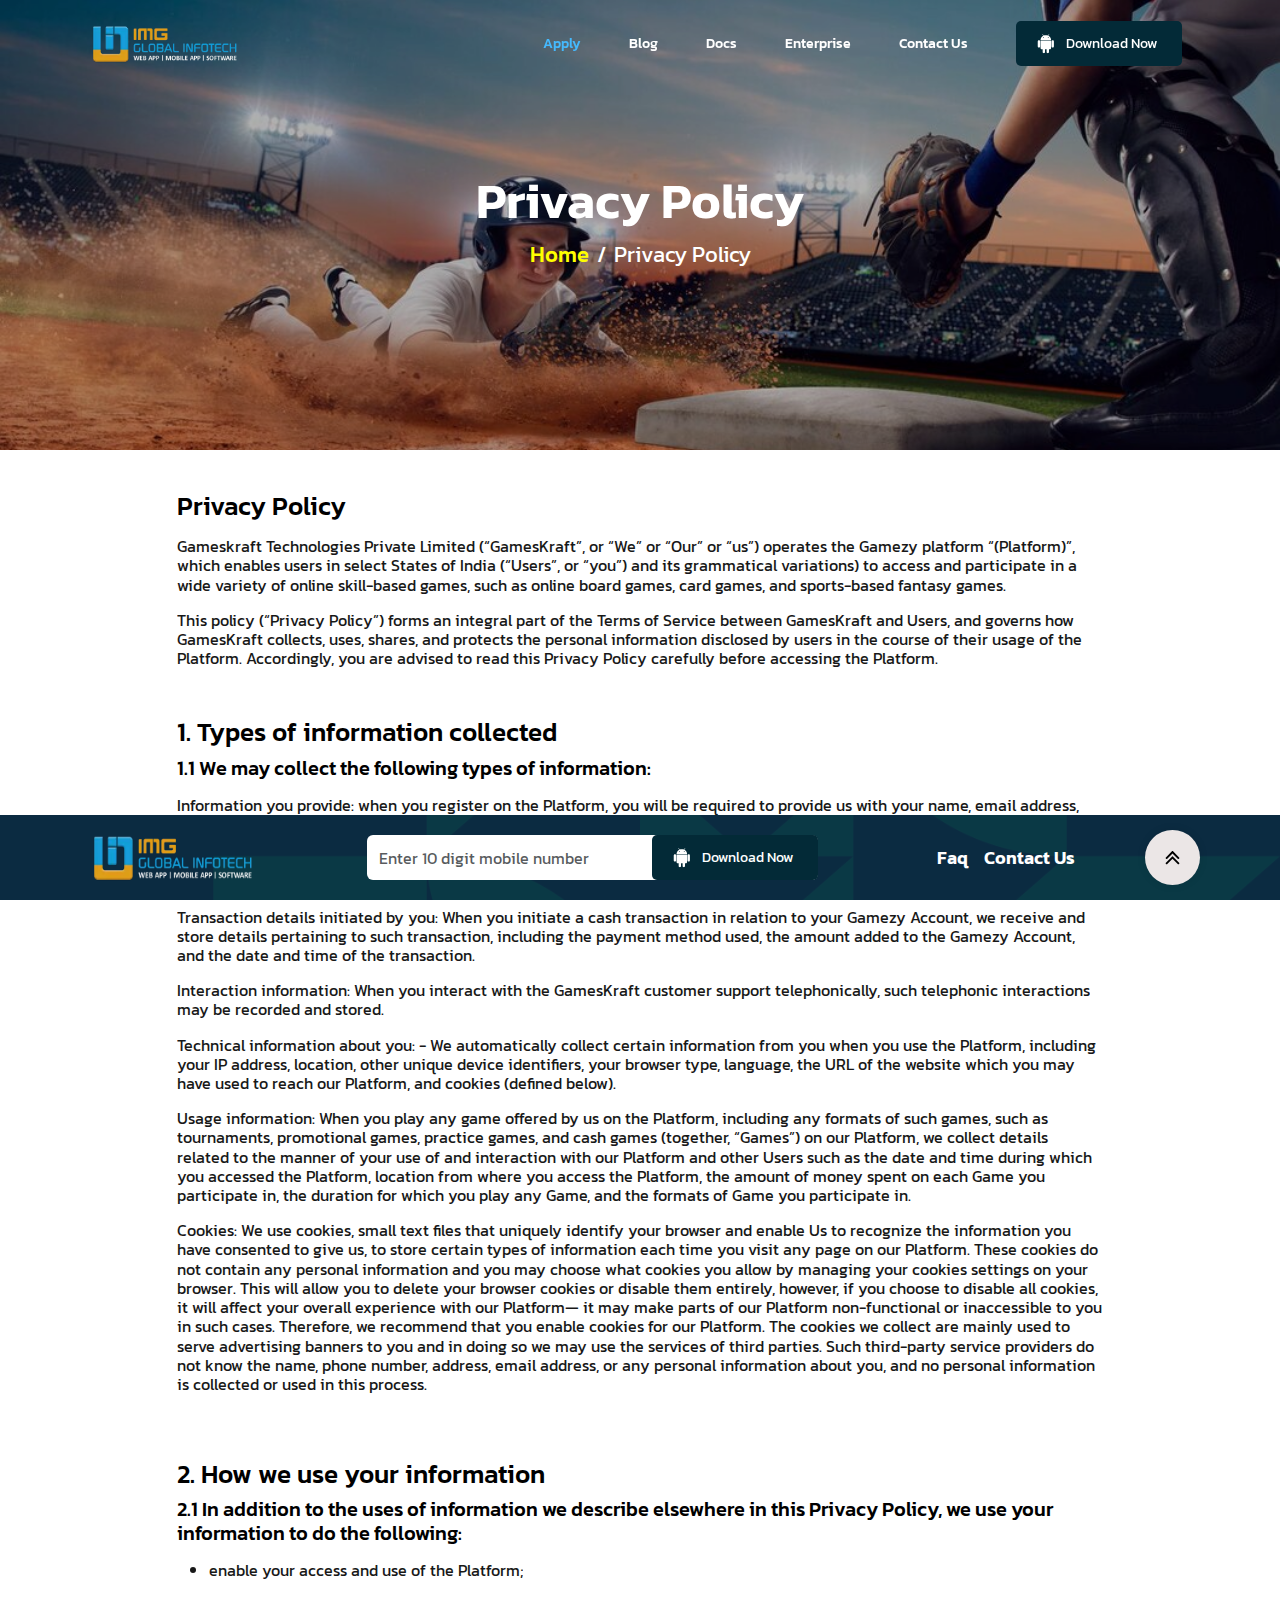
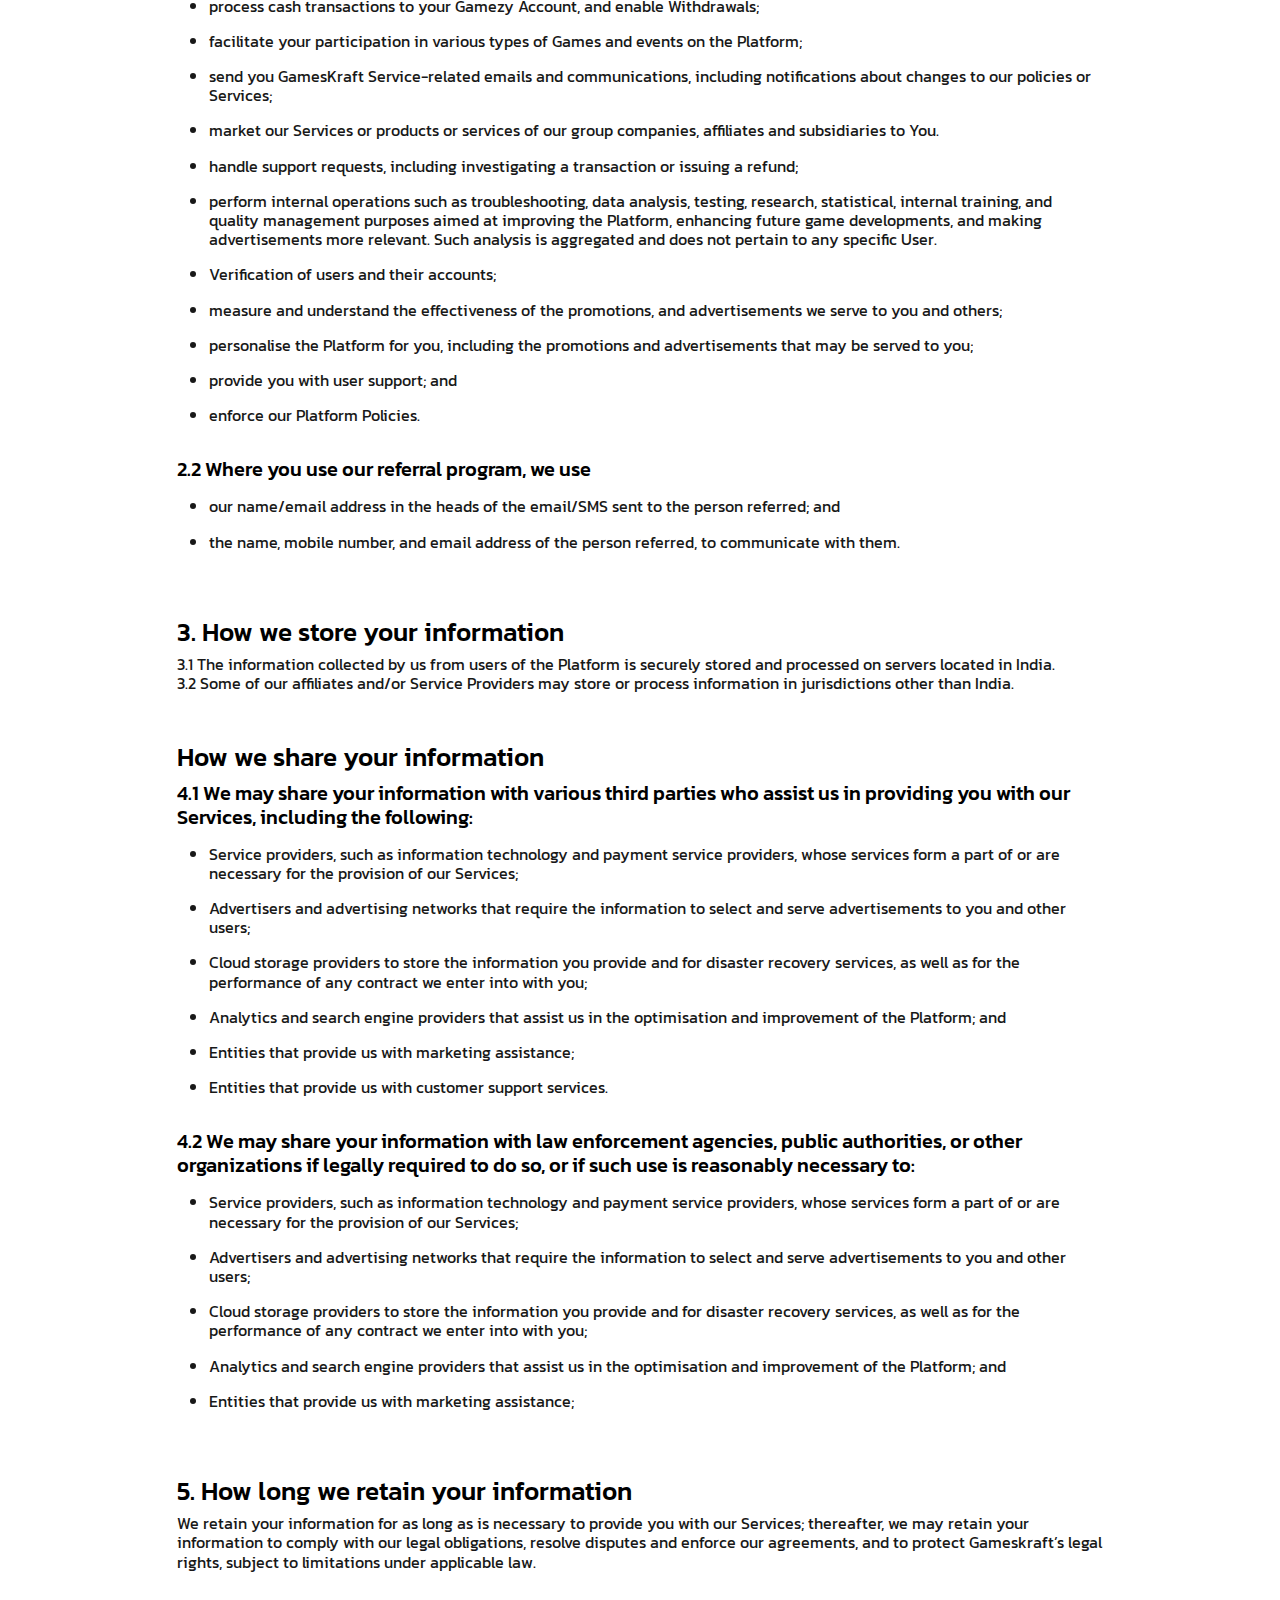
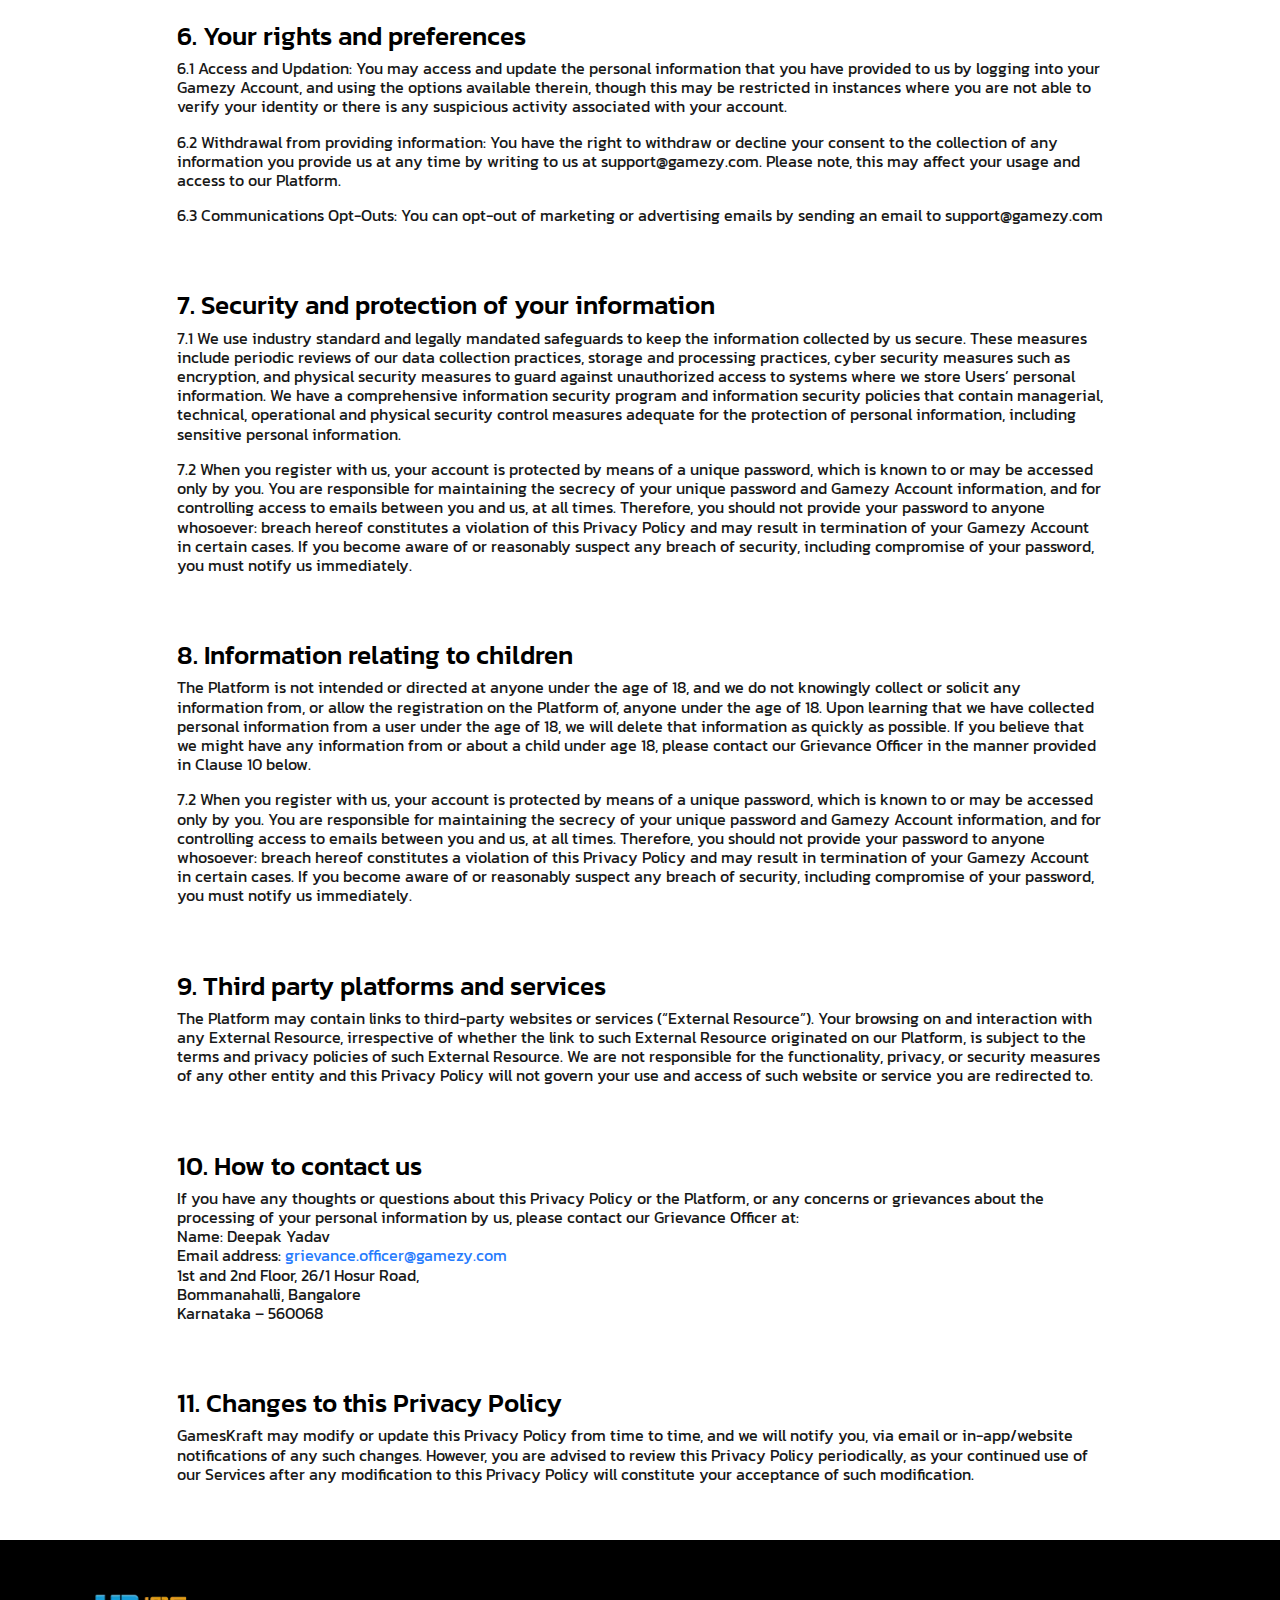
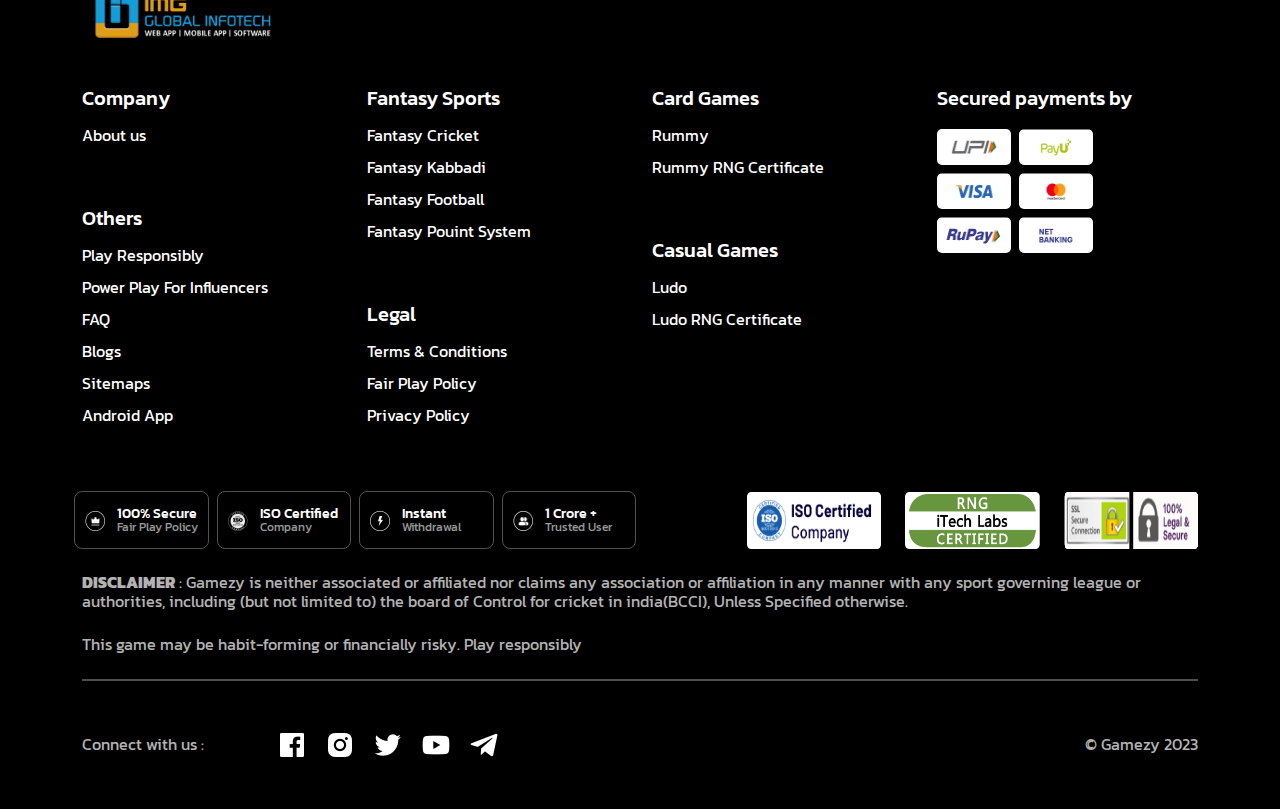
<file: privacy&policy.html>
<!DOCTYPE html>
<html lang="en">
<head>
    <meta charset="UTF-8">
    <meta name="viewport" content="width=device-width, initial-scale=1.0">
    <title>Document</title>
    <script src="./assets/libs/jquery/jquery.js"></script>

    <link rel="stylesheet" href="assets/css/style.min.css">
    <link rel="stylesheet" href="assets/bootstrap/bootstrap.css">
    <link rel="stylesheet" href="assets/libs/swiper/swiper.css">
</head>
<body>
<!-- navbar start -->
<nav class="container-fluid nav navbar fixed-top toggalClass navbar-expand-lg "  aria-label="Offcanvas navbar large"> 
  <div class="  container ">
        <a class="navLogo d-flex align-items-center" href="index.html"><img src="assets/img/navbar/logo.webp" alt="logo" class="img-fluid w-100 h-100"></a>
        <button class="navbar-toggler d-lg-none d-flex align-items-center border-0 shadow-none "  type="button" data-bs-toggle="offcanvas" data-bs-target="#offcanvasNavbar2" aria-controls="offcanvasNavbar2" aria-label="Toggle navigation">
          <span class="menuIcon d-inline-flex align-items-center"> <img src="assets/img/navbar/menu.svg" alt="menu" class="img-fluid w-100 h-100"></span>
        </button>
        <div class="offcanvas offcanvas-end text-bg-dark d-lg-block d-none" >
        
          <div class="offcanvas-body ">
              <ul class="navbar-nav justify-content-end gap-5 flex-grow-1 pe-3">
                <li class="nav-item navItem">
                  <a class="nav-link d-flex align-items-center mainLink" aria-current="page" href="#"><span class="d-inline-flex align-items-center navLink active">Apply</span></a>
                </li>
                <li class="nav-item navItem">
                  <a class="nav-link d-flex align-items-center mainLink" aria-current="page" href="#"><span class="d-inline-flex align-items-center navLink ">Blog</span>  </a>
              
                </li>
                <li class="nav-item navItem">
                  <a class="nav-link d-flex align-items-center mainLink" aria-current="page" href="#"><span class="d-inline-flex align-items-center navLink ">Docs</span>  </a>
               
                </li>
                <li class="nav-item navItem">
                  <a class="nav-link d-flex align-items-center mainLink" aria-current="page" href="#"><span class="d-inline-flex align-items-center navLink ">Enterprise</span> </a>
                </li>
                <li class="nav-item navItem">
                  <a class="nav-link d-flex align-items-center mainLink" aria-current="page" href="contact.html"><span class="d-inline-flex align-items-center navLink ">Contact Us</span> </a>
                </li>
            
                <li class="nav-item navItem d-flex align-items-center">
                  <a class=" navBtn" aria-current="page" href="#"><span class="d-inline-flex align-items-center androidIcon"><img src="assets/img/navbar/android.svg" alt="android" class="img-fluid w-100 h-100"></span> Download Now </a>
                </li>
              </ul>
            
          </div>
      </div>
      
  </div>
</nav>

<!-- navbar end  -->

    <!-- terms Header start -->
    <div class="container-fluid termHeader">
        <div class="container h-100">
            <div class="row align-items-center justify-content-center h-100">
                <div class="col-12">
                    <div class="termsTxt text-center h-100">
                        Privacy Policy
                    </div>
                    <div class="termsPage text-center">
                        <nav aria-label="breadcrumb ">
                            <ol class="breadcrumb justify-content-center">
                                <li class="breadcrumb-item "><a href="index.html" class="text-decoration-none termsSpan">Home</a></li>
                                <li class="breadcrumb-item  active text-white" aria-current="page"> Privacy Policy</li>
                            </ol>
                        </nav>
                    </div>
                </div>
            </div>
        </div>
    </div>
<!-- terms Header Ends -->
<!-- terms content start -->
    <div class="container-fluid termsContent section_spacing">
    <div class="container">
    <div class="row justify-content-center">
        <div class="col-md-10 mx-auto">
            <div class="row">
                <div class="col-12">
                    <div class="header body_heading_small sectionspacing">
                        Privacy Policy
                    </div>
                </div>
                <div class="col-12">
                    <div class="contentTxt body_text_large pt-3">
                        Gameskraft Technologies Private Limited (“GamesKraft”, or “We” or “Our” or “us”) operates the Gamezy platform “(Platform)”, which enables users in select States of India (“Users”, or “you”) and its grammatical variations) to access and participate in a wide variety of online skill-based games, such as online board games, card games, and sports-based fantasy games.
                    </div>
                </div>
                <div class="col-12">
                    <div class="contentTxt body_text_large pt-3">
                        This policy (“Privacy Policy”) forms an integral part of the Terms of Service between GamesKraft and Users, and governs how GamesKraft collects, uses, shares, and protects the personal information disclosed by users in the course of their usage of the Platform. Accordingly, you are advised to read this Privacy Policy carefully before accessing the Platform.
                    </div>
                </div>
                <div class="col-12">
                    <div class="header body_heading_small pt-3 pt-sm-4 pt-lg-5 pb-2">
                        1. Types of information collected
                    </div>
                    <div class="body_subheading pb-3">
                        1.1 We may collect the following types of information:
                    </div>
                    <div class="contentTxt body_text_large pb-3">
                        Information you provide: when you register on the Platform, you will be required to provide us with your name, email address, mobile number, display picture, social media account ID (where submitted by you), and other relevant profile information. Additionally, you will be required to provide your bank account details when you make use of the add cash or cash withdrawal options for cash Games, and your Permanent Account Number (PAN) when you use the cash withdrawal option. In some cases, such as referral programs or team play options, you may provide us with personal information of another person.
                    </div>
                    <div class="contentTxt body_text_large pb-3">
                        Transaction details initiated by you: When you initiate a cash transaction in relation to your Gamezy Account, we receive and store details pertaining to such transaction, including the payment method used, the amount added to the Gamezy Account, and the date and time of the transaction.
                    </div>
                    <div class="contentTxt body_text_large pb-3">
                        Interaction information: When you interact with the GamesKraft customer support telephonically, such telephonic interactions may be recorded and stored.
                    </div>
                    <div class="contentTxt body_text_large pb-3">
                        Technical information about you: - We automatically collect certain information from you when you use the Platform, including your IP address, location, other unique device identifiers, your browser type, language, the URL of the website which you may have used to reach our Platform, and cookies (defined below).
                    </div>
                    <div class="contentTxt body_text_large pb-3">
                        Usage information: When you play any game offered by us on the Platform, including any formats of such games, such as tournaments, promotional games, practice games, and cash games (together, “Games”) on our Platform, we collect details related to the manner of your use of and interaction with our Platform and other Users such as the date and time during which you accessed the Platform, location from where you access the Platform, the amount of money spent on each Game you participate in, the duration for which you play any Game, and the formats of Game you participate in.
                    </div>
                    <div class="contentTxt body_text_large pb-3">
                        Cookies: We use cookies, small text files that uniquely identify your browser and enable Us to recognize the information you have consented to give us, to store certain types of information each time you visit any page on our Platform. These cookies do not contain any personal information and you may choose what cookies you allow by managing your cookies settings on your browser. This will allow you to delete your browser cookies or disable them entirely, however, if you choose to disable all cookies, it will affect your overall experience with our Platform— it may make parts of our Platform non-functional or inaccessible to you in such cases. Therefore, we recommend that you enable cookies for our Platform. The cookies we collect are mainly used to serve advertising banners to you and in doing so we may use the services of third parties. Such third-party service providers do not know the name, phone number, address, email address, or any personal information about you, and no personal information is collected or used in this process.
                    </div>
                </div>
                <div class="col-12">
                    <div class="header body_heading_small pt-3 pt-sm-4 pt-lg-5 pb-2">
                        2. How we use your information
                    </div>
                    <div class="body_subheading pb-3">
                        2.1 In addition to the uses of information we describe elsewhere in this Privacy Policy, we use your information to do the following:
                    </div>
                    <div >
                        <ul class="d-flex flex-column gap-3">
                            <li class="contentTxt body_text_large">enable your access and use of the Platform;</li>
                            <li class="contentTxt body_text_large">process cash transactions to your Gamezy Account, and enable Withdrawals;</li>
                            <li class="contentTxt body_text_large">facilitate your participation in various types of Games and events on the Platform;</li>
                            <li class="contentTxt body_text_large">send you GamesKraft Service-related emails and communications, including notifications about changes to our policies or Services;</li>
                            <li class="contentTxt body_text_large">market our Services or products or services of our group companies, affiliates and subsidiaries to You.</li>
                            <li class="contentTxt body_text_large">handle support requests, including investigating a transaction or issuing a refund;</li>
                            <li class="contentTxt body_text_large">perform internal operations such as troubleshooting, data analysis, testing, research, statistical, internal training, and quality management purposes aimed at improving the Platform, enhancing future game developments, and making advertisements more relevant. Such analysis is aggregated and does not pertain to any specific User.</li>
                            <li class="contentTxt body_text_large">Verification of users and their accounts;</li>
                            <li class="contentTxt body_text_large">measure and understand the effectiveness of the promotions, and advertisements we serve to you and others;</li>
                            <li class="contentTxt body_text_large">personalise the Platform for you, including the promotions and advertisements that may be served to you;</li>
                            <li class="contentTxt body_text_large">provide you with user support; and</li>
                            <li class="contentTxt body_text_large">enforce our Platform Policies.</li>
                        </ul>
                    </div>

                    <div class="body_subheading py-3">
                        2.2 Where you use our referral program, we use
                    </div>
                    <div >
                        <ul class="d-flex flex-column gap-3">
                            <li class="contentTxt body_text_large">our name/email address in the heads of the email/SMS sent to the person referred; and</li>
                            <li class="contentTxt body_text_large">the name, mobile number, and email address of the person referred, to communicate with them.</li>
                        </ul>
                    </div>
                </div>
                <div class="col-12">
                    <div class="header body_heading_small pt-3 pt-sm-4 pt-lg-5 pb-2">
                        3. How we store your information
                    </div>
                    <div class="contentTxt body_text_large">
                        3.1 The information collected by us from users of the Platform is securely stored and processed on servers located in India.
                    </div>
                    <div class="contentTxt body_text_large">
                        3.2 Some of our affiliates and/or Service Providers may store or process information in jurisdictions other than India.
                    </div>
                </div>
                <div class="col-12">
                    <div class="header body_heading_small pt-3 pt-sm-4 pt-lg-5 pb-2">
                        How we share your information
                    </div>
                    <div class="body_subheading pb-3">
                        4.1 We may share your information with various third parties who assist us in providing you with our Services, including the following:
                    </div>
                    <div >
                        <ul class="d-flex flex-column gap-3">
                            <li class="contentTxt body_text_large">Service providers, such as information technology and payment service providers, whose services form a part of or are necessary for the provision of our Services;</li>
                            <li class="contentTxt body_text_large">Advertisers and advertising networks that require the information to select and serve advertisements to you and other users;</li>
                            <li class="contentTxt body_text_large">Cloud storage providers to store the information you provide and for disaster recovery services, as well as for the performance of any contract we enter into with you;</li>
                            <li class="contentTxt body_text_large">Analytics and search engine providers that assist us in the optimisation and improvement of the Platform; and</li>
                            <li class="contentTxt body_text_large">Entities that provide us with marketing assistance;</li>
                            <li class="contentTxt body_text_large">Entities that provide us with customer support services.</li>
                        </ul>
                    </div>

                    <div class="body_subheading py-3">
                        4.2 We may share your information with law enforcement agencies, public authorities, or other organizations if legally required to do so, or if such use is reasonably necessary to:
                    </div>
                    <div >
                        <ul class="d-flex flex-column gap-3">
                            <li class="contentTxt body_text_large">Service providers, such as information technology and payment service providers, whose services form a part of or are necessary for the provision of our Services;</li>
                            <li class="contentTxt body_text_large">Advertisers and advertising networks that require the information to select and serve advertisements to you and other users;</li>
                            <li class="contentTxt body_text_large">Cloud storage providers to store the information you provide and for disaster recovery services, as well as for the performance of any contract we enter into with you;</li>
                            <li class="contentTxt body_text_large">Analytics and search engine providers that assist us in the optimisation and improvement of the Platform; and</li>
                            <li class="contentTxt body_text_large">Entities that provide us with marketing assistance;</li>

                        </ul>
                    </div>
                </div>
                <div class="col-12">
                    <div class="header body_heading_small pt-3 pt-sm-4 pt-lg-5 pb-2">
                    5. How long we retain your information
                    </div>
                    <div class="contentTxt body_text_large">
                        We retain your information for as long as is necessary to provide you with our Services; thereafter, we may retain your information to comply with our legal obligations, resolve disputes and enforce our agreements, and to protect Gameskraft’s legal rights, subject to limitations under applicable law.
                    </div>
                </div>
                    <div class="col-12">
                    <div class="header body_heading_small pt-3 pt-sm-4 pt-lg-5 pb-2">
                    6. Your rights and preferences
                    </div>
                        <div class="contentTxt body_text_large pb-3">
                        6.1 Access and Updation: You may access and update the personal information that you have provided to us by logging into your Gamezy Account, and using the options available therein, though this may be restricted in instances where you are not able to verify your identity or there is any suspicious activity associated with your account.
                        </div>
                        <div class="contentTxt body_text_large pb-3">
                        6.2 Withdrawal from providing information: You have the right to withdraw or decline your consent to the collection of any information you provide us at any time by writing to us at support@gamezy.com. Please note, this may affect your usage and access to our Platform.
                        </div>
                        <div class="contentTxt body_text_large pb-3">
                        6.3 Communications Opt-Outs: You can opt-out of marketing or advertising emails by sending an email to support@gamezy.com
                        </div>

                    </div>
                <div class="col-12">
                <div class="header body_heading_small pt-3 pt-sm-4 pt-lg-5 pb-2">
                7. Security and protection of your information
                </div>
                    <div class="contentTxt body_text_large pb-3">
                    7.1 We use industry standard and legally mandated safeguards to keep the information collected by us secure. These measures include periodic reviews of our data collection practices, storage and processing practices, cyber security measures such as encryption, and physical security measures to guard against unauthorized access to systems where we store Users’ personal information. We have a comprehensive information security program and information security policies that contain managerial, technical, operational and physical security control measures adequate for the protection of personal information, including sensitive personal information.
                    </div>
                    <div class="contentTxt body_text_large pb-3">
                    7.2 When you register with us, your account is protected by means of a unique password, which is known to or may be accessed only by you. You are responsible for maintaining the secrecy of your unique password and Gamezy Account information, and for controlling access to emails between you and us, at all times. Therefore, you should not provide your password to anyone whosoever: breach hereof constitutes a violation of this Privacy Policy and may result in termination of your Gamezy Account in certain cases. If you become aware of or reasonably suspect any breach of security, including compromise of your password, you must notify us immediately.
                    </div>

                </div>
                    <div class="col-12">
                <div class="header body_heading_small pt-3 pt-sm-4 pt-lg-5 pb-2">
                8. Information relating to children
                </div>
                    <div class="contentTxt body_text_large pb-3">
                    The Platform is not intended or directed at anyone under the age of 18, and we do not knowingly collect or solicit any information from, or allow the registration on the Platform of, anyone under the age of 18. Upon learning that we have collected personal information from a user under the age of 18, we will delete that information as quickly as possible. If you believe that we might have any information from or about a child under age 18, please contact our Grievance Officer in the manner provided in Clause 10 below.
                    </div>
                    <div class="contentTxt body_text_large pb-3">
                    7.2 When you register with us, your account is protected by means of a unique password, which is known to or may be accessed only by you. You are responsible for maintaining the secrecy of your unique password and Gamezy Account information, and for controlling access to emails between you and us, at all times. Therefore, you should not provide your password to anyone whosoever: breach hereof constitutes a violation of this Privacy Policy and may result in termination of your Gamezy Account in certain cases. If you become aware of or reasonably suspect any breach of security, including compromise of your password, you must notify us immediately.
                    </div>

                </div>
                <div class="col-12">
                <div class="header body_heading_small pt-3 pt-sm-4 pt-lg-5 pb-2">
                9. Third party platforms and services
                </div>
                    <div class="contentTxt body_text_large pb-3">
                    The Platform may contain links to third-party websites or services (“External Resource”). Your browsing on and interaction with any External Resource, irrespective of whether the link to such External Resource originated on our Platform, is subject to the terms and privacy policies of such External Resource. We are not responsible for the functionality, privacy, or security measures of any other entity and this Privacy Policy will not govern your use and access of such website or service you are redirected to.
                    </div>

                </div>
                <div class="col-12">
                <div class="header body_heading_small pt-3 pt-sm-4 pt-lg-5 pb-2">
        10. How to contact us
                </div>
                    <div class="contentTxt body_text_large pb-3">
                        If you have any thoughts or questions about this Privacy Policy or the Platform, or any concerns or grievances about the processing of your personal information by us, please contact our Grievance Officer at:
                        <br>
                    Name: Deepak Yadav
    <br>
                    Email address: <a href="javascrpt:; " class="text-decoration-none">grievance.officer@gamezy.com</a> 
    <br>
                    1st and 2nd Floor, 26/1 Hosur Road,
    <br>
                    Bommanahalli, Bangalore
    <br>
                    Karnataka – 560068
                    </div>

                </div>
                <div class="col-12">
                    <div class="header body_heading_small pt-3 pt-sm-4 pt-lg-5 pb-2">
                        11. Changes to this Privacy Policy
                    </div>
                        <div class="contentTxt body_text_large pb-3">
                            GamesKraft may modify or update this Privacy Policy from time to time, and we will notify you, via email or in-app/website notifications of any such changes. However, you are advised to review this Privacy Policy periodically, as your continued use of our Services after any modification to this Privacy Policy will constitute your acceptance of such modification.
                        </div>

                </div>
            </div>
        </div>
    </div>
    </div>
    </div>
<!-- terms content Ends -->

<!-- footer start -->
    <div class="container-fluid py-5 footerSection">
    <div class="container">
        <div class="row">
            <div class="col-12">
                <div class="logoImg">
                    <a href="index.html" class="text-decoration-none">
                        <img src="./assets/img/navbar/logo.webp" alt="logo" class="h-100 w-100 img-fluid">
                    </a>
                </div>
            </div>
            <div class="col-12">
                <div class="row">
                    <div class="col-6 col-lg-3">
                        <div class="row">
                            <div class="col-12">
                                <div class="heading">
                                    Company
                                </div>
                                <div class="links">
                                    <ul class="list-unstyled d-flex flex-column gap-2">
                                        <li>
                                            <a href="javascript:;" class="text-decoration-none linksAnc">
                                                About us
                                            </a>
                                        </li>
                                    </ul>
                                </div>
                            </div>
                            <div class="col-12">
                                <div class="heading">
                                    Others
                                </div>
                                <div class="links">
                                    <ul class="list-unstyled d-flex flex-column gap-2">
                                        <li>
                                            <a href="javascript:;" class="text-decoration-none linksAnc">
                                                Play Responsibly 
                                            </a>
                                        </li>
                                        <li>
                                            <a href="javascript:;" class="text-decoration-none linksAnc">
                                                Power Play For Influencers 
                                            </a>
                                        </li>
                                        <li>
                                            <a href="faq.html" class="text-decoration-none linksAnc">
                                                FAQ  
                                            </a>
                                        </li>
                                        <li>
                                            <a href="javascript:;" class="text-decoration-none linksAnc">
                                                Blogs  
                                            </a>
                                        </li>
                                        <li>
                                            <a href="javascript:;" class="text-decoration-none linksAnc">
                                                Sitemaps  
                                            </a>
                                        </li>
                                        <li>
                                            <a href="javascript:;" class="text-decoration-none linksAnc">
                                                Android App  
                                            </a>
                                        </li>
                                    </ul>
                                </div>
                            </div>
                        </div>
                    </div>
                    <div class="col-6 col-lg-3">
                        <div class="row">
                            <div class="col-12">
                                <div class="heading">
                                    Fantasy Sports
                                </div>
                                <div class="links">
                                    <ul class="list-unstyled d-flex flex-column gap-2">
                                        <li>
                                            <a href="javascript:;" class="text-decoration-none linksAnc">
                                                Fantasy Cricket 
                                            </a>
                                        </li>
                                        <li>
                                            <a href="javascript:;" class="text-decoration-none linksAnc">
                                                Fantasy Kabbadi 
                                            </a>
                                        </li>
                                        <li>
                                            <a href="javascript:;" class="text-decoration-none linksAnc">
                                                Fantasy Football 
                                            </a>
                                        </li>
                                        <li>
                                            <a href="javascript:;" class="text-decoration-none linksAnc">
                                                Fantasy Pouint System 
                                            </a>
                                        </li>
                                    </ul>
                                </div>
                            </div>
                            <div class="col-12">
                                <div class="heading">
                                    Legal
                                </div>
                                <div class="links">
                                    <ul class="list-unstyled d-flex flex-column gap-2">
                                        <li>
                                            <a href="terms.html" class="text-decoration-none linksAnc">
                                                Terms & Conditions 
                                            </a>
                                        </li>
                                        <li>
                                            <a href="javascript:;" class="text-decoration-none linksAnc">
                                                Fair Play Policy
                                            </a>
                                        </li>
                                        <li>
                                            <a href="privacy&policy.html" class="text-decoration-none linksAnc">
                                                Privacy Policy  
                                            </a>
                                        </li>
                                    </ul>
                                </div>
                            </div>
                        </div>
                    </div>
                    <div class="col-6 col-lg-3">
                        <div class="row">
                            <div class="col-12">
                                <div class="heading">
                                    Card Games
                                </div>
                                <div class="links">
                                    <ul class="list-unstyled d-flex flex-column gap-2">
                                        <li>
                                            <a href="javascript:;" class="text-decoration-none linksAnc">
                                                Rummy 
                                            </a>
                                        </li>
                                        <li>
                                            <a href="javascript:;" class="text-decoration-none linksAnc">
                                                Rummy RNG Certificate
                                            </a>
                                        </li>
                                    </ul>
                                </div>
                            </div>
                            <div class="col-12">
                                <div class="heading">
                                    Casual Games
                                </div>
                                <div class="links">
                                    <ul class="list-unstyled d-flex flex-column gap-2">
                                        <li>
                                            <a href="javascript:;" class="text-decoration-none linksAnc">
                                                Ludo
                                            </a>
                                        </li>
                                        <li>
                                            <a href="javascript:;" class="text-decoration-none linksAnc">
                                                Ludo RNG Certificate
                                            </a>
                                        </li>
                                    </ul>
                                </div>
                            </div>
                        </div>
                    </div>
                    <div class="col-6 col-lg-3">
                        <div class="row">
                            <div class="col-12">
                                <div class="heading">
                                    Secured payments by
                                </div>
                                <div class="paymentMain d-flex flex-column gap-2">
                                    <div class="paymentDiv pt-3 d-flex gap-2">
                                        <div class="paymentImg">
                                            <img src="./assets/img/pay01.png" alt="payImg" class="h-100 w-100 img-fluid">
                                        </div>
                                        <div class="paymentImg">
                                            <img src="./assets/img/pay02.png" alt="payImg" class="h-100 w-100 img-fluid">
                                        </div>
                                    </div>
                                    <div class="paymentDiv d-flex gap-2">
                                        <div class="paymentImg">
                                            <img src="./assets/img/pay03.png" alt="payImg" class="h-100 w-100 img-fluid">
                                        </div>
                                        <div class="paymentImg">
                                            <img src="./assets/img/pay04.png" alt="payImg" class="h-100 w-100 img-fluid">
                                        </div>
                                    </div>
                                    <div class="paymentDiv d-flex gap-2">
                                        <div class="paymentImg">
                                            <img src="./assets/img/pay05.png" alt="payImg" class="h-100 w-100 img-fluid">
                                        </div>
                                        <div class="paymentImg">
                                            <img src="./assets/img/pay06.png" alt="payImg" class="h-100 w-100 img-fluid">
                                        </div>
                                    </div>
                                </div>
                            </div>
                        </div>
                    </div>
                </div>
            </div>
            <div class="col-12 pt-3 pt-sm-4 pt-lg-5">
                <div class="row justify-content-between align-items-center gy-4">
                    <div class="col-12 col-md-10 col-lg-7 col-xl-6">
                        <div class="row gy-2">
                            <div class="col-6 col-sm-3 px-1">
                                <div class="mainPayCard">
                                    <div class="row">
                                        <div class="col-auto">
                                            <div class="crdImg">
                                                <img src="./assets/img/crown.png" alt="cardimg" class="h-100 w-100 img-fluid">
                                            </div>
                                        </div>
                                        <div class="col px-0">
                                            <div class="txt">
                                                100% Secure
                                            </div>
                                            <div class="txtTwo">
                                                Fair Play Policy
                                            </div>
                                        </div>
                                    </div>
                                </div>
                            </div>
                            <div class="col-6 col-sm-3 px-1">
                                <div class="mainPayCard">
                                    <div class="row">
                                        <div class="col-auto">
                                            <div class="crdImg">
                                                <img src="./assets/img/iso-company.png" alt="cardimg" class="h-100 w-100 img-fluid">
                                            </div>
                                        </div>
                                        <div class="col px-0">
                                            <div class="txt">
                                                ISO Certified
                                            </div>
                                            <div class="txtTwo">
                                                Company
                                            </div>
                                        </div>
                                    </div>
                                </div>
                            </div>
                            <div class="col-6 col-sm-3 px-1">
                                <div class="mainPayCard">
                                    <div class="row">
                                        <div class="col-auto">
                                            <div class="crdImg">
                                                <img src="./assets/img/instant-flash.png" alt="cardimg" class="h-100 w-100 img-fluid">
                                            </div>
                                        </div>
                                        <div class="col px-0">
                                            <div class="txt">
                                                Instant
                                            </div>
                                            <div class="txtTwo">
                                                Withdrawal
                                            </div>
                                        </div>
                                    </div>
                                </div>
                            </div>
                            <div class="col-6 col-sm-3 px-1">
                                <div class="mainPayCard">
                                    <div class="row">
                                        <div class="col-auto">
                                            <div class="crdImg">
                                                <img src="./assets/img/crore-users.png" alt="cardimg" class="h-100 w-100 img-fluid">
                                            </div>
                                        </div>
                                        <div class="col px-0">
                                            <div class="txt">
                                                1 Crore +
                                            </div>
                                            <div class="txtTwo">
                                                Trusted User
                                            </div>
                                        </div>
                                    </div>
                                </div>
                            </div>
                        </div>
                    </div>
                    <div class="col-12 col-md-10 col-lg-5">
                        <div class="row">
                            <div class="col-4">
                                <div class="isoImg">
                                    <a href="javascript:;">
                                        <img src="./assets/img/footer01.png" alt="footerImg" class="h-100 w-100 img-fluid">
                                    </a>
                                </div>
                            </div>
                            <div class="col-4">
                                <div class="isoImg">
                                    <a href="javascript:;">
                                        <img src="./assets/img/footer02.png" alt="footerImg" class="h-100 w-100 img-fluid">
                                    </a>
                                </div>
                            </div>
                            <div class="col-4">
                                <div class="isoImg">
                                    <a href="javascript:;">
                                        <img src="./assets/img/footer03.png" alt="footerImg" class="h-100 w-100 img-fluid">
                                    </a>
                                </div>
                            </div>
                        </div>
                    </div>
                </div>
            </div>
            <div class="col-12">
                <div class="disclaimertxt py-4">
                    <span class="fw-bold">DISCLAIMER</span>    : Gamezy is neither associated or affiliated nor claims any association or affiliation in any manner with any sport governing league or authorities, including (but not limited to) the board of Control for cricket in india(BCCI), Unless Specified otherwise.
                </div>
            </div>
            <div class="col-12">
                <div class="disclaimertxt pb-4">
                    This game may be habit-forming or financially risky. Play responsibly
                </div>
            </div>
            <div class="col-12">
                <div class="socialLinksDiv pt-5">
                    <div class="row align-items-center">
                        <div class="col-8 col-md-9">
                            <div class="row align-items-center">
                                <div class="col-auto">
                                    <div class="head disclaimertxt">
                                        Connect with us :
                                    </div>
                                </div>
                                <div class="col">
                                    <div class="socialLinks ms-2 ms-lg-5">
                                        <ul class="list-unstyled m-0 d-flex align-items-center gap-1 gap-md-2 gap-lg-3">
                                            <li>
                                                <a href="javascript:;">
                                                    <div class="socialImg">
                                                        <img src="./assets/img/facebook.png" alt="facebook" class="h-100 w-100 img-fluid">
                                                    </div>
                                                </a>
                                            </li>
                                            <li>
                                                <a href="javascript:;">
                                                    <div class="socialImg">
                                                        <img src="./assets/img/instagram.png" alt="instagram" class="h-100 w-100 img-fluid">
                                                    </div>
                                                </a>
                                            </li>
                                            <li>
                                                <a href="javascript:;">
                                                    <div class="socialImg">
                                                        <img src="./assets/img/twitter.png" alt="twitter" class="h-100 w-100 img-fluid">
                                                    </div>
                                                </a>
                                            </li>
                                            <li>
                                                <a href="javascript:;">
                                                    <div class="socialImg">
                                                        <img src="./assets/img/youtube.png" alt="youtube" class="h-100 w-100 img-fluid">
                                                    </div>
                                                </a>
                                            </li>
                                            <li>
                                                <a href="javascript:;">
                                                    <div class="socialImg">
                                                        <img src="./assets/img/telegram.png" alt="telegram" class="h-100 w-100 img-fluid">
                                                    </div>
                                                </a>
                                            </li>
                                        </ul>
                                    </div>
                                </div>
                            </div>
                        </div>
                        <div class="col-4 col-md-3">
                            <div class="disclaimertxt text-end">
                                © Gamezy 2023
                            </div>
                        </div>
                    </div>
                </div>
            </div>
        </div>
    </div>
    </div>
<!-- footer ends -->

<div class="container-fluid bottomFutter footer-nav">
  <div class="container h-100">
    <div class="row h-100 align-items-center">
      <div class="col-3 d-lg-block d-none">
        <a href="index.html" class="d-flex align-items-center justify-content-center position-relative z-2 logo "><img src="assets/img/navbar/logo.webp" alt="logo" class="img-fluid w-100 h-100"></a>
      </div>
      <div class="col-lg-5 col-12  ">
        <div class="row">
          <div class="col-md-12 ms-lg-0 mx-auto  mt5">
            <div class="input-group bg-white rounded-2 position-relative z-2 border-0 shadow-none inputNumberGroup d-flex align-items-center justify-content-center">
              <input type="text" class="form-control border-0 shadow-none bg-transparent" placeholder="Enter 10 digit mobile number" aria-label="Recipient's username" aria-describedby="button-addon2" maxlength="10">
              <button class=" border-0 shadow-none d-flex align-items-center navBtn" type="button" id="button-addon2"><span class="d-inline-flex align-items-center androidIcon"><img src="assets/img/navbar/android.svg" alt="android" class="img-fluid w-100 h-100"></span> Download Now</button>
            </div>
          </div>
        </div>
      </div>
      <div class="col-3 ms-auto d-flex align-items-center">
        <div class="d-lg-block d-none">
            <ul class="d-flex align-items-center justify-content-between list-unstyled gap-3 mb-0">
                <li> <a href="faq.html" class="text-decoration-none d-flex align-items-center   bottomLink">Faq</a></li>
                <li> <a href="contact.html" class="text-decoration-none d-flex align-items-center  bottomLink">Contact Us</a></li>
            </ul>
        </div>
        <div>
            <ul class="d-flex align-items-center justify-content-between list-unstyled gap-3 mb-0">
                <li class="go-top"> <a href="javascript:;" class="go-top-text text-decoration-none d-flex align-items-center  bottomLink topArrowIocn"><img src="assets/img/arrowTop.svg" alt="arrow" class="img-fluid w-100 h-100"></a></li>
            </ul>
        </div>
      </div>
    </div>
  </div>
</div>

<!-- nav offcanvas  -->
<div class="offcanvas offcanvas-start  d-lg-none mobileOffcanvas d-block mobileOffcanvas" tabindex="-1" id="offcanvasNavbar2" aria-labelledby="offcanvasNavbar2Label">
    <div class="offcanvas-header">
      <div class="offcanvas-title d-flex align-items-center logomobile" id="offcanvasNavbar2Label"><img src="assets/img/navbar/logo.webp" alt="logo" class="img-fluid w-100 h-100"></div>
      <button type="button" class=" border-0 shadow-none border-0 d-flex align-items-center bg-transparent" data-bs-dismiss="offcanvas" aria-label="Close"> <span class="closeBtn d-inline-flex align-items-center"> <img src="assets/img/navbar/Close.png" alt="close" class="img-fluid w-100 h-100"></span></button>
    </div>
    <div class="offcanvas-body">
      <ul class="mobileUl mb-0 list-unstyled">
        <li><a href="javascript:;" class="d-flex align-items-center mobileLink ">Apply</a></li>
        <li><a href="javascript:;" class="d-flex align-items-center mobileLink ">Blog</a></li>
        <li><a href="javascript:;" class="d-flex align-items-center mobileLink ">Docs</a></li>
        <li><a href="javascript:;" class="d-flex align-items-center mobileLink ">Enterprise</a></li>
        <li><a href="javascript:;" class="d-flex align-items-center mobileLink ">Contact Us</a></li>


      </ul>

    </div>
</div>

</body>
<script src="assets/bootstrap/bootstrap.js"></script>
<script src="assets/libs/swiper/swiper.js"></script>

<!-- fan app swiper  -->

<script>
  var swiper = new Swiper(".fanApp", {
    spaceBetween: 10,
      centeredSlides: true,
      autoplay: {
        delay: 2500,
        disableOnInteraction: false,
      },
    pagination: {
      el: ".swiper-pagination",
      clickable: true,
    },
  });
</script>


<!-- nav script  -->

<script>
 $(window).scroll(function () {
    var scroll = $(window).scrollTop();
    if (scroll <= 120) {
        $("nav.navbar").removeClass("nav-active");
    } else {
        $("nav.navbar").addClass("nav-active");
    }
});
</script>

<script>
    //Scroll event
$(window).scroll(function(){
  var scrolled = $(window).scrollTop();
  if (scrolled > 100) $('.go-top').fadeIn('slow');
  if (scrolled < 100) $('.go-top').fadeOut('slow');
});

//Click event
$('.go-top').click(function () {
  $("html, body").animate({ scrollTop: "0" },  500);
});


</script>

<!-- footer show  -->

<script>
    $(window).scroll(function(event) {
	function footer()
    {
        var scroll = $(window).scrollTop(); 
        if(scroll > 50)
        { 
            $(".footer-nav").fadeIn("slow").addClass("show");
        }
        else
        {
            $(".footer-nav").fadeOut("slow").removeClass("show");
        }
        
        clearTimeout($.data(this, 'scrollTimer'));
        $.data(this, 'scrollTimer', setTimeout(function() {
            if ($('.footer-nav').is(':hover')) {
	        	footer();
    		}
            else
            {
            	$(".footer-nav").fadeOut("slow");
            }
		}, 2000));
    }
    footer();
});

</script>

</html>
</file>
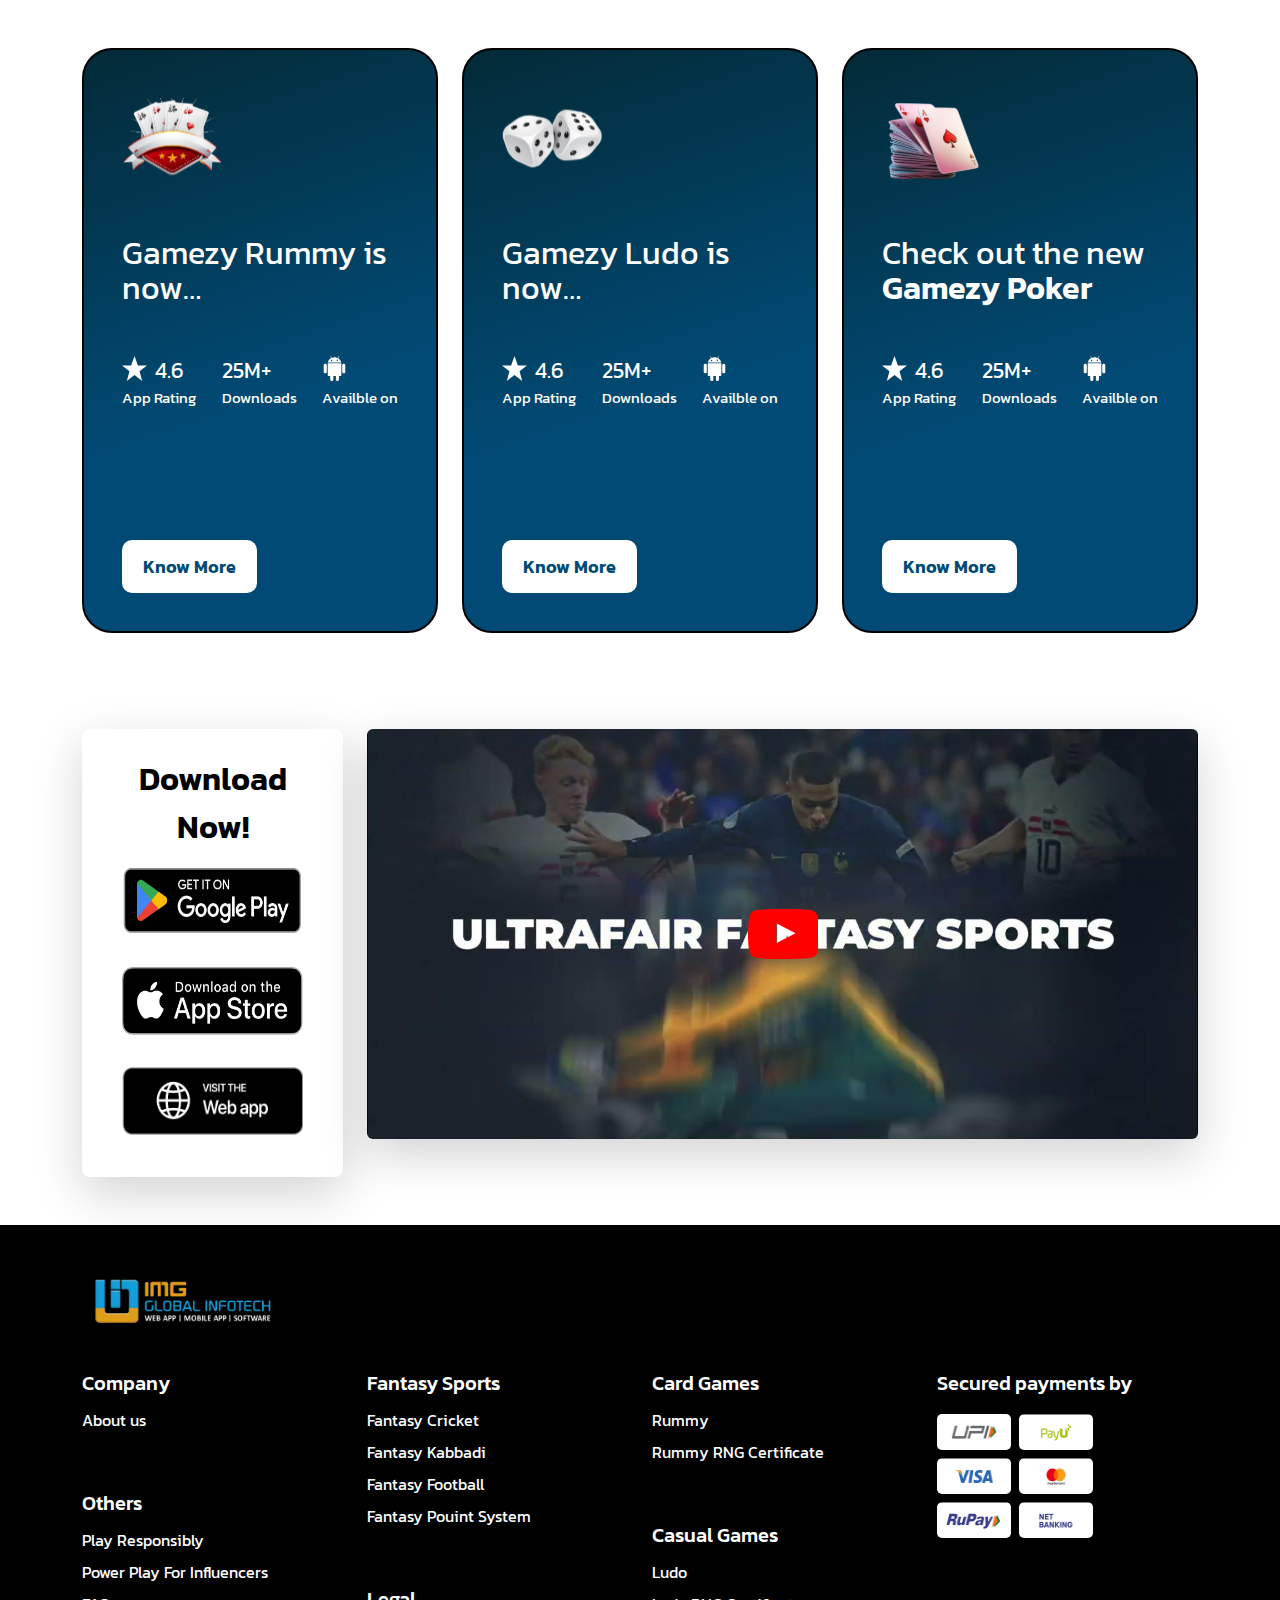
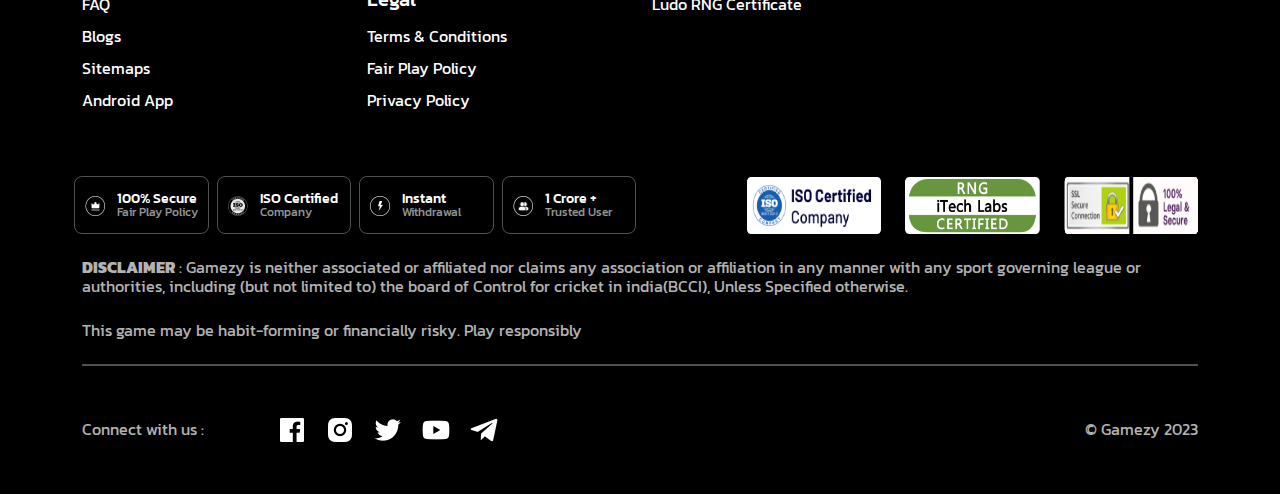
<file: shu.html>
<!DOCTYPE html>
<html lang="en">
<head>
    <meta charset="UTF-8">
    <meta name="viewport" content="width=device-width, initial-scale=1.0">
    <title>Document</title>
    <script src="./assets/libs/jquery/jquery.js"></script>
    <link rel="stylesheet" href="assets/css/style.min.css">
    <link rel="stylesheet" href="assets/bootstrap/bootstrap.css">
    <link rel="stylesheet" href="./assets/libs/glightBox/glightbox.min.css">
</head>
<body>
    <!-- card dsection start -->
        <div class="container-fluid cardSection py-5">
            <div class="container">
                <div class="row gy-4">
                    <div class="col-12 col-md-6 col-xl-4">
                        <div class="mainCard">
                            <div class="imgDiv">
                                <img src="./assets/img/rummy.svg" alt="rummyImg" class="h-100 w-100">
                            </div>
                            <div class="cardHeding pt-3 pt-sm-4 pt-md-5">
                                Gamezy Rummy is now 
                                <div class="cardSpan">
                                    RummyPrime
                                </div>
                            </div>
                            <div class="row pt-3 pt-md-4 pt-md-5">
                                <div class="col-4">
                                    <div class="row">
                                        <div class="col-12">
                                            <div class="row">
                                                <div class="col-auto pe-2">
                                                    <div class="starImg">
                                                        <img src="./assets/img/starWhite.svg" alt="starImg" class="h-100 w-100 img-fluid">
                                                    </div>
                                                </div>
                                                <div class="col px-0">
                                                    <div class="number">
                                                        4.6
                                                    </div>
                                                </div>
                                            </div>
                                        </div>
                                        <div class="col-12">
                                            <div class="apptxt">
                                                App Rating
                                            </div>
                                        </div>
                                    </div>
                                </div>
                                <div class="col-4">
                                    <div class="row">
                                        <div class="col-12">
                                            <div class="number">
                                                25M+
                                            </div>
                                        </div>
                                        <div class="col-12">
                                            <div class="apptxt">
                                                Downloads
                                            </div>
                                        </div>
                                    </div>
                                </div>
                                <div class="col-4">
                                    <div class="row">
                                        <div class="col-12">
                                            <div class="starImg mb-2">
                                                <img src="./assets/img/robot.svg" alt="starImg" class="h-100 w-100 img-fluid">
                                            </div>
                                        </div>
                                        <div class="col-12">
                                            <div class="apptxt">
                                                Availble on
                                            </div>
                                        </div>
                                    </div>
                                </div>
                            </div>
                            <div class="buttonDiv">
                                <button class="btn cardBtn" type="button">Know More</button>
                            </div>
                        </div>
                    </div>
                    <div class="col-12 col-md-6 col-xl-4">
                        <div class="mainCard">
                            <div class="imgDiv">
                                <img src="./assets/img/ludo.svg" alt="rummyImg" class="h-100 w-100">
                            </div>
                            <div class="cardHeding pt-3 pt-sm-4 pt-md-5">
                                Gamezy Ludo is now 
                                <div class="cardSpan">
                                    Ludo Culture
                                </div>
                            </div>
                            <div class="row pt-3 pt-md-4 pt-md-5">
                                <div class="col-4">
                                    <div class="row">
                                        <div class="col-12">
                                            <div class="row">
                                                <div class="col-auto pe-2">
                                                    <div class="starImg">
                                                        <img src="./assets/img/starWhite.svg" alt="starImg" class="h-100 w-100 img-fluid">
                                                    </div>
                                                </div>
                                                <div class="col px-0">
                                                    <div class="number">
                                                        4.6
                                                    </div>
                                                </div>
                                            </div>
                                        </div>
                                        <div class="col-12">
                                            <div class="apptxt">
                                                App Rating
                                            </div>
                                        </div>
                                    </div>
                                </div>
                                <div class="col-4">
                                    <div class="row">
                                        <div class="col-12">
                                            <div class="number">
                                                25M+
                                            </div>
                                        </div>
                                        <div class="col-12">
                                            <div class="apptxt">
                                                Downloads
                                            </div>
                                        </div>
                                    </div>
                                </div>
                                <div class="col-4">
                                    <div class="row">
                                        <div class="col-12">
                                            <div class="starImg mb-2">
                                                <img src="./assets/img/robot.svg" alt="starImg" class="h-100 w-100 img-fluid">
                                            </div>
                                        </div>
                                        <div class="col-12">
                                            <div class="apptxt">
                                                Availble on
                                            </div>
                                        </div>
                                    </div>
                                </div>
                            </div>
                            <div class="buttonDiv">
                                <button class="btn cardBtn" type="button">Know More</button>
                            </div>
                        </div>
                    </div>
                    <div class="col-12 col-md-6 col-xl-4">
                        <div class="mainCard">
                            <div class="imgDiv">
                                <img src="./assets/img/poker.svg" alt="rummyImg" class="h-100 w-100">
                            </div>
                            <div class="cardHeding pt-3 pt-sm-4 pt-md-5">
                                Check out the new 
                                <div class="cardSpan">
                                    Gamezy Poker
                                </div>
                            </div>
                            <div class="row pt-3 pt-md-4 pt-md-5">
                                <div class="col-4">
                                    <div class="row">
                                        <div class="col-12">
                                            <div class="row">
                                                <div class="col-auto pe-2">
                                                    <div class="starImg">
                                                        <img src="./assets/img/starWhite.svg" alt="starImg" class="h-100 w-100 img-fluid">
                                                    </div>
                                                </div>
                                                <div class="col px-0">
                                                    <div class="number">
                                                        4.6
                                                    </div>
                                                </div>
                                            </div>
                                        </div>
                                        <div class="col-12">
                                            <div class="apptxt">
                                                App Rating
                                            </div>
                                        </div>
                                    </div>
                                </div>
                                <div class="col-4">
                                    <div class="row">
                                        <div class="col-12">
                                            <div class="number">
                                                25M+
                                            </div>
                                        </div>
                                        <div class="col-12">
                                            <div class="apptxt">
                                                Downloads
                                            </div>
                                        </div>
                                    </div>
                                </div>
                                <div class="col-4">
                                    <div class="row">
                                        <div class="col-12">
                                            <div class="starImg mb-2">
                                                <img src="./assets/img/robot.svg" alt="starImg" class="h-100 w-100 img-fluid">
                                            </div>
                                        </div>
                                        <div class="col-12">
                                            <div class="apptxt">
                                                Availble on
                                            </div>
                                        </div>
                                    </div>
                                </div>
                            </div>
                            <div class="buttonDiv">
                                <button class="btn cardBtn" type="button">Know More</button>
                            </div>
                        </div>
                    </div>
                </div>
            </div>
        </div>
    <!-- card dsection Ends --> 

    <!-- video Section start -->
        <div class="container-fluid videoSection py-5">
            <div class="container">
                <div class="row">
                    <div class="col-12 col-md-4 col-xl-3 order-2 order-md-1">
                        <div class="mainDiv shadow-lg text-center rounded-3">
                            <div class="heading">
                                Download Now!
                            </div>
                            <div class="row justify-content-center">
                                <div class="col-12 col-sm-6 col-md-10">
                                    <div class="secImg py-2 py-md-3">
                                        <img src="./assets/img/googlepay.png" alt="appStore" class="h-100 w-100 img-fluid">
                                    </div>
                                </div>
                                <div class="col-12 col-sm-6 col-md-10">
                                    <div class="secImg py-2 py-md-3">
                                        <img src="./assets/img/appstore.png" alt="appStore" class="h-100 w-100 img-fluid">
                                    </div>
                                </div>
                                <div class="col-12 col-sm-6 col-md-10">
                                    <div class="secImg py-2 py-md-3">
                                        <img src="./assets/img/webstore.png" alt="appStore" class="h-100 w-100 img-fluid">
                                    </div>
                                </div>
                            </div>
                        </div>
                    </div>
                    <div class="col-12 col-md-8 col-xl-9 order-1 order-md-2">
                        <div class="ImgAbout rounded-2 overflow-hidden  position-relative z-3 shadow-lg" >
                            <img src="./assets/img/video.jpg" alt="about us" class=" img-fluid w-100 h-100">
                            <div class="videoPlay">
                                <a href="https://www.youtube.com/watch?v=ZqJZyxVdLZA&amp;list=RDGMEM916WJxafRUGgOvd6dVJkeQ&amp;index=7" class="text-decoration-none d-flex align-items-center justify-content-center glightboxx ">
                                    <img src="./assets/img/youtube.svg" alt="about us" class=" img-fluid w-100 h-100">
                                </a>
                            </div>
                        </div>
                    </div>
                </div>
            </div>
        </div>
    <!-- video Section Ends -->

<!-- footer start -->
    <div class="container-fluid py-5 footerSection">
        <div class="container">
            <div class="row">
                <div class="col-12">
                    <div class="logoImg">
                        <a href="index.html" class="text-decoration-none">
                            <img src="./assets/img/navbar/logo.webp" alt="logo" class="h-100 w-100 img-fluid">
                        </a>
                    </div>
                </div>
                <div class="col-12">
                    <div class="row">
                        <div class="col-6 col-lg-3">
                            <div class="row">
                                <div class="col-12">
                                    <div class="heading">
                                        Company
                                    </div>
                                    <div class="links">
                                        <ul class="list-unstyled d-flex flex-column gap-2">
                                            <li>
                                                <a href="javascript:;" class="text-decoration-none linksAnc">
                                                    About us
                                                </a>
                                            </li>
                                        </ul>
                                    </div>
                                </div>
                                <div class="col-12">
                                    <div class="heading">
                                        Others
                                    </div>
                                    <div class="links">
                                        <ul class="list-unstyled d-flex flex-column gap-2">
                                            <li>
                                                <a href="javascript:;" class="text-decoration-none linksAnc">
                                                    Play Responsibly 
                                                </a>
                                            </li>
                                            <li>
                                                <a href="javascript:;" class="text-decoration-none linksAnc">
                                                    Power Play For Influencers 
                                                </a>
                                            </li>
                                            <li>
                                                <a href="faq.html" class="text-decoration-none linksAnc">
                                                    FAQ  
                                                </a>
                                            </li>
                                            <li>
                                                <a href="javascript:;" class="text-decoration-none linksAnc">
                                                    Blogs  
                                                </a>
                                            </li>
                                            <li>
                                                <a href="javascript:;" class="text-decoration-none linksAnc">
                                                    Sitemaps  
                                                </a>
                                            </li>
                                            <li>
                                                <a href="javascript:;" class="text-decoration-none linksAnc">
                                                    Android App  
                                                </a>
                                            </li>
                                        </ul>
                                    </div>
                                </div>
                            </div>
                        </div>
                        <div class="col-6 col-lg-3">
                            <div class="row">
                                <div class="col-12">
                                    <div class="heading">
                                        Fantasy Sports
                                    </div>
                                    <div class="links">
                                        <ul class="list-unstyled d-flex flex-column gap-2">
                                            <li>
                                                <a href="javascript:;" class="text-decoration-none linksAnc">
                                                    Fantasy Cricket 
                                                </a>
                                            </li>
                                            <li>
                                                <a href="javascript:;" class="text-decoration-none linksAnc">
                                                    Fantasy Kabbadi 
                                                </a>
                                            </li>
                                            <li>
                                                <a href="javascript:;" class="text-decoration-none linksAnc">
                                                    Fantasy Football 
                                                </a>
                                            </li>
                                            <li>
                                                <a href="javascript:;" class="text-decoration-none linksAnc">
                                                    Fantasy Pouint System 
                                                </a>
                                            </li>
                                        </ul>
                                    </div>
                                </div>
                                <div class="col-12">
                                    <div class="heading">
                                        Legal
                                    </div>
                                    <div class="links">
                                        <ul class="list-unstyled d-flex flex-column gap-2">
                                            <li>
                                                <a href="terms.html" class="text-decoration-none linksAnc">
                                                    Terms & Conditions 
                                                </a>
                                            </li>
                                            <li>
                                                <a href="javascript:;" class="text-decoration-none linksAnc">
                                                    Fair Play Policy
                                                </a>
                                            </li>
                                            <li>
                                                <a href="privacy&policy.html" class="text-decoration-none linksAnc">
                                                    Privacy Policy  
                                                </a>
                                            </li>
                                        </ul>
                                    </div>
                                </div>
                            </div>
                        </div>
                        <div class="col-6 col-lg-3">
                            <div class="row">
                                <div class="col-12">
                                    <div class="heading">
                                        Card Games
                                    </div>
                                    <div class="links">
                                        <ul class="list-unstyled d-flex flex-column gap-2">
                                            <li>
                                                <a href="javascript:;" class="text-decoration-none linksAnc">
                                                    Rummy 
                                                </a>
                                            </li>
                                            <li>
                                                <a href="javascript:;" class="text-decoration-none linksAnc">
                                                    Rummy RNG Certificate
                                                </a>
                                            </li>
                                        </ul>
                                    </div>
                                </div>
                                <div class="col-12">
                                    <div class="heading">
                                        Casual Games
                                    </div>
                                    <div class="links">
                                        <ul class="list-unstyled d-flex flex-column gap-2">
                                            <li>
                                                <a href="javascript:;" class="text-decoration-none linksAnc">
                                                    Ludo
                                                </a>
                                            </li>
                                            <li>
                                                <a href="javascript:;" class="text-decoration-none linksAnc">
                                                    Ludo RNG Certificate
                                                </a>
                                            </li>
                                        </ul>
                                    </div>
                                </div>
                            </div>
                        </div>
                        <div class="col-6 col-lg-3">
                            <div class="row">
                                <div class="col-12">
                                    <div class="heading">
                                        Secured payments by
                                    </div>
                                    <div class="paymentMain d-flex flex-column gap-2">
                                        <div class="paymentDiv pt-3 d-flex gap-2">
                                            <div class="paymentImg">
                                                <img src="./assets/img/pay01.png" alt="payImg" class="h-100 w-100 img-fluid">
                                            </div>
                                            <div class="paymentImg">
                                                <img src="./assets/img/pay02.png" alt="payImg" class="h-100 w-100 img-fluid">
                                            </div>
                                        </div>
                                        <div class="paymentDiv d-flex gap-2">
                                            <div class="paymentImg">
                                                <img src="./assets/img/pay03.png" alt="payImg" class="h-100 w-100 img-fluid">
                                            </div>
                                            <div class="paymentImg">
                                                <img src="./assets/img/pay04.png" alt="payImg" class="h-100 w-100 img-fluid">
                                            </div>
                                        </div>
                                        <div class="paymentDiv d-flex gap-2">
                                            <div class="paymentImg">
                                                <img src="./assets/img/pay05.png" alt="payImg" class="h-100 w-100 img-fluid">
                                            </div>
                                            <div class="paymentImg">
                                                <img src="./assets/img/pay06.png" alt="payImg" class="h-100 w-100 img-fluid">
                                            </div>
                                        </div>
                                    </div>
                                </div>
                            </div>
                        </div>
                    </div>
                </div>
                <div class="col-12 pt-3 pt-sm-4 pt-lg-5">
                    <div class="row justify-content-between align-items-center gy-4">
                        <div class="col-12 col-md-10 col-lg-7 col-xl-6">
                            <div class="row gy-2">
                                <div class="col-6 col-sm-3 px-1">
                                    <div class="mainPayCard">
                                        <div class="row">
                                            <div class="col-auto">
                                                <div class="crdImg">
                                                    <img src="./assets/img/crown.png" alt="cardimg" class="h-100 w-100 img-fluid">
                                                </div>
                                            </div>
                                            <div class="col px-0">
                                                <div class="txt">
                                                    100% Secure
                                                </div>
                                                <div class="txtTwo">
                                                    Fair Play Policy
                                                </div>
                                            </div>
                                        </div>
                                    </div>
                                </div>
                                <div class="col-6 col-sm-3 px-1">
                                    <div class="mainPayCard">
                                        <div class="row">
                                            <div class="col-auto">
                                                <div class="crdImg">
                                                    <img src="./assets/img/iso-company.png" alt="cardimg" class="h-100 w-100 img-fluid">
                                                </div>
                                            </div>
                                            <div class="col px-0">
                                                <div class="txt">
                                                    ISO Certified
                                                </div>
                                                <div class="txtTwo">
                                                    Company
                                                </div>
                                            </div>
                                        </div>
                                    </div>
                                </div>
                                <div class="col-6 col-sm-3 px-1">
                                    <div class="mainPayCard">
                                        <div class="row">
                                            <div class="col-auto">
                                                <div class="crdImg">
                                                    <img src="./assets/img/instant-flash.png" alt="cardimg" class="h-100 w-100 img-fluid">
                                                </div>
                                            </div>
                                            <div class="col px-0">
                                                <div class="txt">
                                                    Instant
                                                </div>
                                                <div class="txtTwo">
                                                    Withdrawal
                                                </div>
                                            </div>
                                        </div>
                                    </div>
                                </div>
                                <div class="col-6 col-sm-3 px-1">
                                    <div class="mainPayCard">
                                        <div class="row">
                                            <div class="col-auto">
                                                <div class="crdImg">
                                                    <img src="./assets/img/crore-users.png" alt="cardimg" class="h-100 w-100 img-fluid">
                                                </div>
                                            </div>
                                            <div class="col px-0">
                                                <div class="txt">
                                                    1 Crore +
                                                </div>
                                                <div class="txtTwo">
                                                    Trusted User
                                                </div>
                                            </div>
                                        </div>
                                    </div>
                                </div>
                            </div>
                        </div>
                        <div class="col-12 col-md-10 col-lg-5">
                            <div class="row">
                                <div class="col-4">
                                    <div class="isoImg">
                                        <a href="javascript:;">
                                            <img src="./assets/img/footer01.png" alt="footerImg" class="h-100 w-100 img-fluid">
                                        </a>
                                    </div>
                                </div>
                                <div class="col-4">
                                    <div class="isoImg">
                                        <a href="javascript:;">
                                            <img src="./assets/img/footer02.png" alt="footerImg" class="h-100 w-100 img-fluid">
                                        </a>
                                    </div>
                                </div>
                                <div class="col-4">
                                    <div class="isoImg">
                                        <a href="javascript:;">
                                            <img src="./assets/img/footer03.png" alt="footerImg" class="h-100 w-100 img-fluid">
                                        </a>
                                    </div>
                                </div>
                            </div>
                        </div>
                    </div>
                </div>
                <div class="col-12">
                    <div class="disclaimertxt py-4">
                        <span class="fw-bold">DISCLAIMER</span>    : Gamezy is neither associated or affiliated nor claims any association or affiliation in any manner with any sport governing league or authorities, including (but not limited to) the board of Control for cricket in india(BCCI), Unless Specified otherwise.
                    </div>
                </div>
                <div class="col-12">
                    <div class="disclaimertxt pb-4">
                        This game may be habit-forming or financially risky. Play responsibly
                    </div>
                </div>
                <div class="col-12">
                    <div class="socialLinksDiv pt-5">
                        <div class="row align-items-center">
                            <div class="col-8 col-md-9">
                                <div class="row align-items-center">
                                    <div class="col-auto">
                                        <div class="head disclaimertxt">
                                            Connect with us :
                                        </div>
                                    </div>
                                    <div class="col">
                                        <div class="socialLinks ms-2 ms-lg-5">
                                            <ul class="list-unstyled m-0 d-flex align-items-center gap-1 gap-md-2 gap-lg-3">
                                                <li>
                                                    <a href="javascript:;">
                                                        <div class="socialImg">
                                                            <img src="./assets/img/facebook.png" alt="facebook" class="h-100 w-100 img-fluid">
                                                        </div>
                                                    </a>
                                                </li>
                                                <li>
                                                    <a href="javascript:;">
                                                        <div class="socialImg">
                                                            <img src="./assets/img/instagram.png" alt="instagram" class="h-100 w-100 img-fluid">
                                                        </div>
                                                    </a>
                                                </li>
                                                <li>
                                                    <a href="javascript:;">
                                                        <div class="socialImg">
                                                            <img src="./assets/img/twitter.png" alt="twitter" class="h-100 w-100 img-fluid">
                                                        </div>
                                                    </a>
                                                </li>
                                                <li>
                                                    <a href="javascript:;">
                                                        <div class="socialImg">
                                                            <img src="./assets/img/youtube.png" alt="youtube" class="h-100 w-100 img-fluid">
                                                        </div>
                                                    </a>
                                                </li>
                                                <li>
                                                    <a href="javascript:;">
                                                        <div class="socialImg">
                                                            <img src="./assets/img/telegram.png" alt="telegram" class="h-100 w-100 img-fluid">
                                                        </div>
                                                    </a>
                                                </li>
                                            </ul>
                                        </div>
                                    </div>
                                </div>
                            </div>
                            <div class="col-4 col-md-3">
                                <div class="disclaimertxt text-end">
                                    © Gamezy 2023
                                </div>
                            </div>
                        </div>
                    </div>
                </div>
            </div>
        </div>
    </div>
<!-- footer ends -->


</body>
<script src="assets/bootstrap/bootstrap.js"></script>
<script src="./assets/libs/glightBox/glightbox.min.js"></script>
<script>
    var glightbox = GLightbox({
        loop: true,
        selector: ".glightboxx",
    });
</script>
</html>
</file>
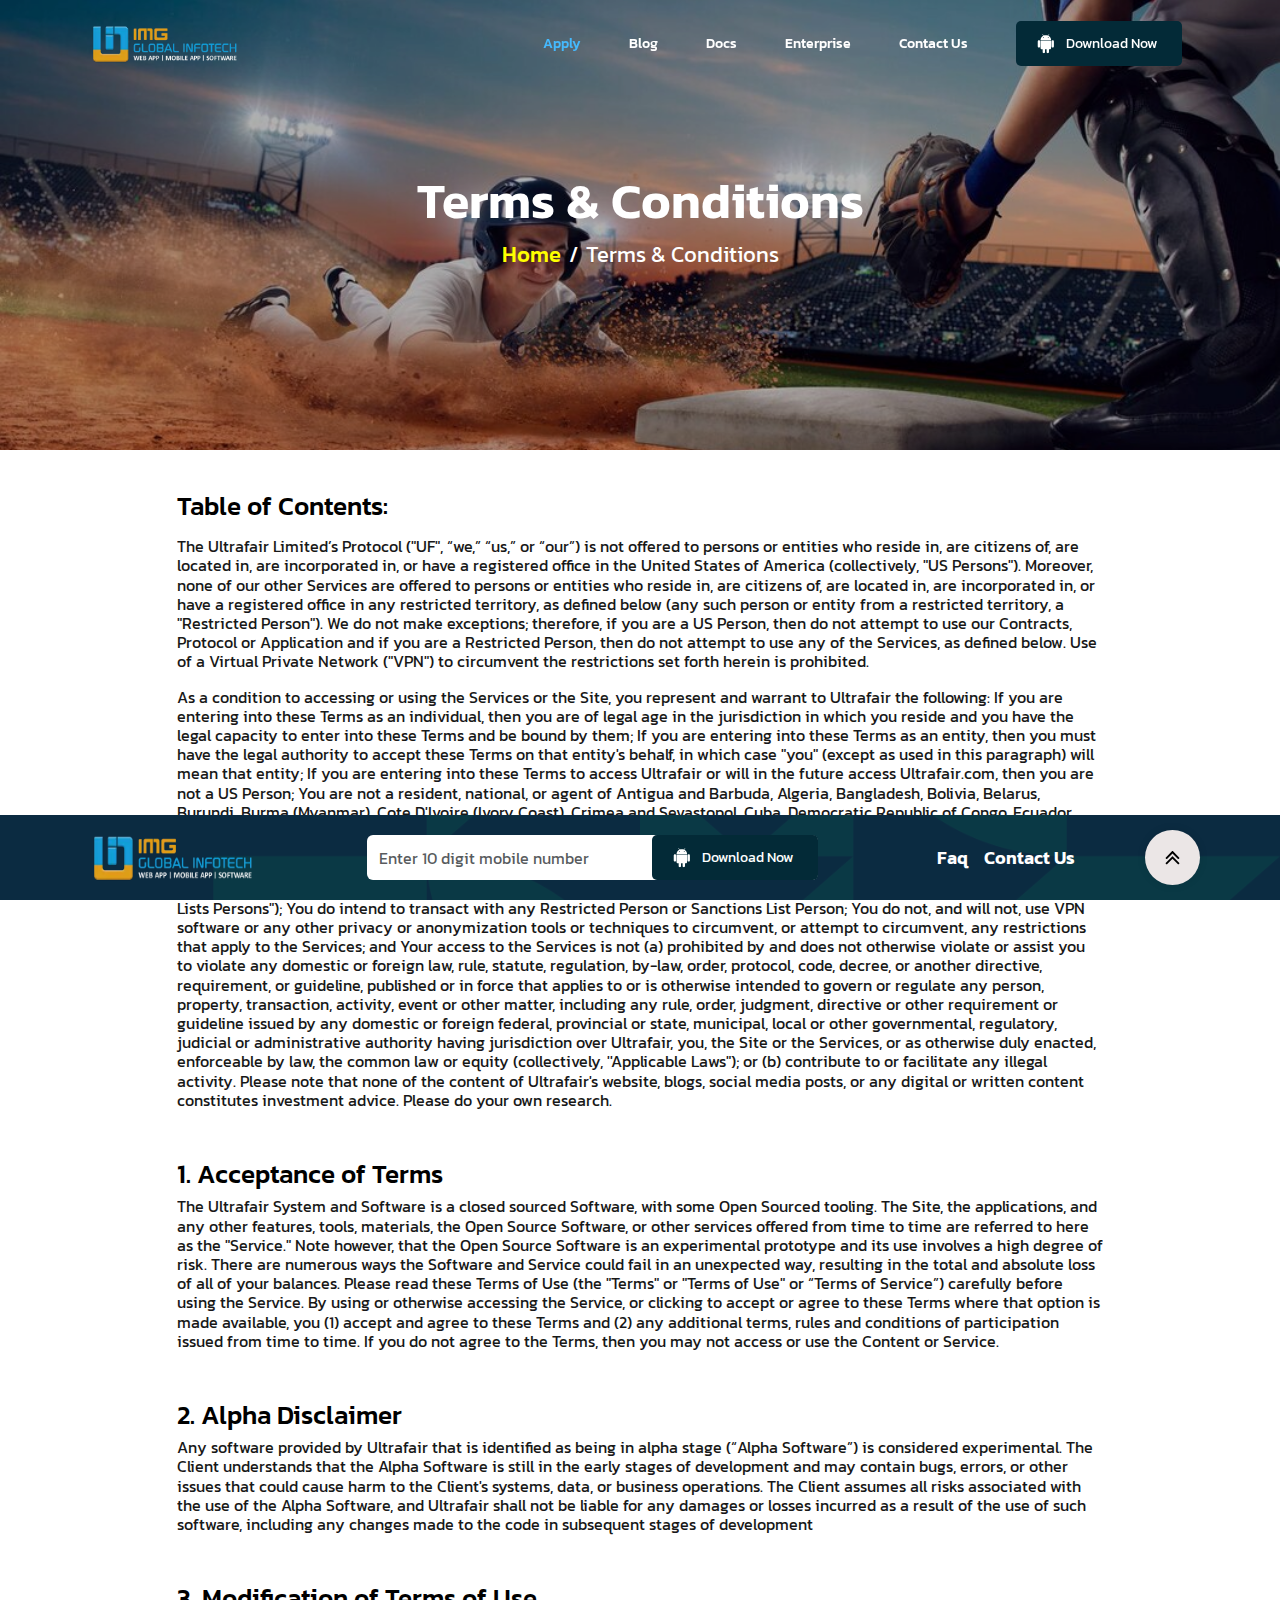
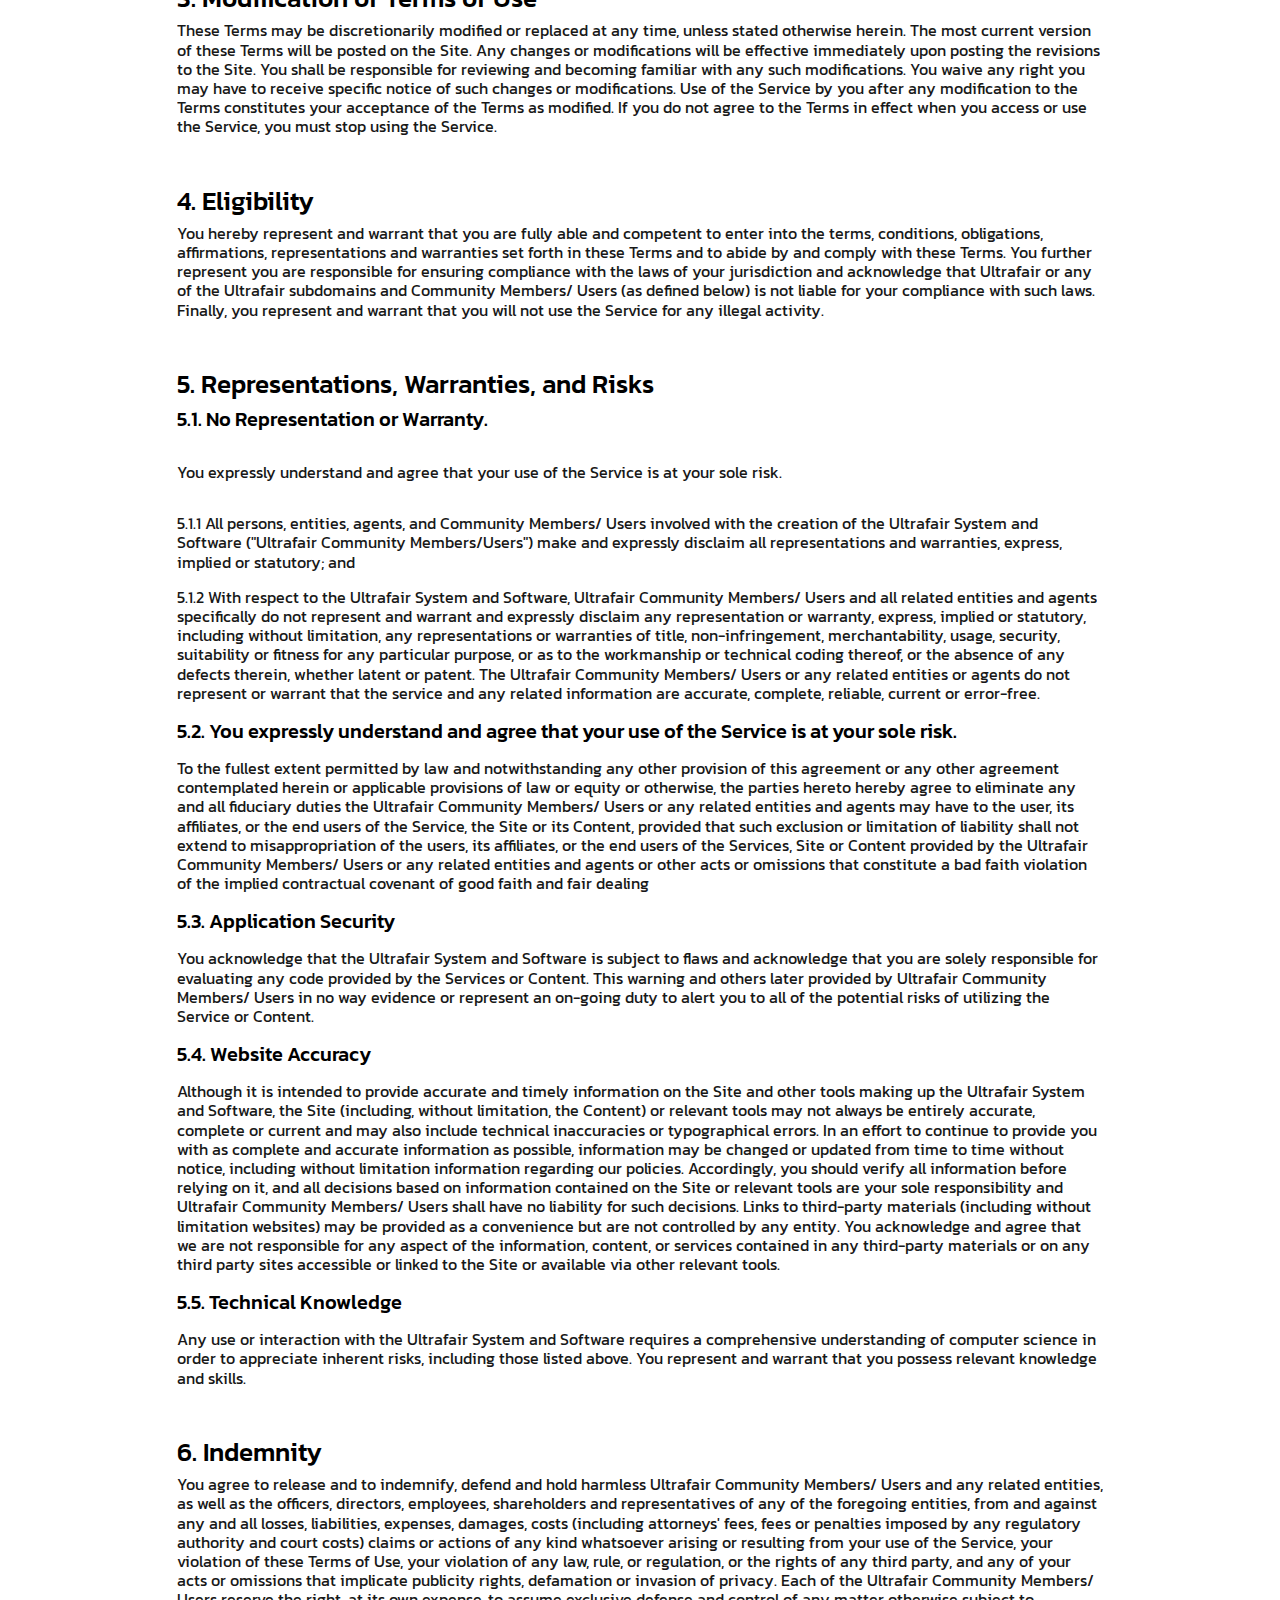
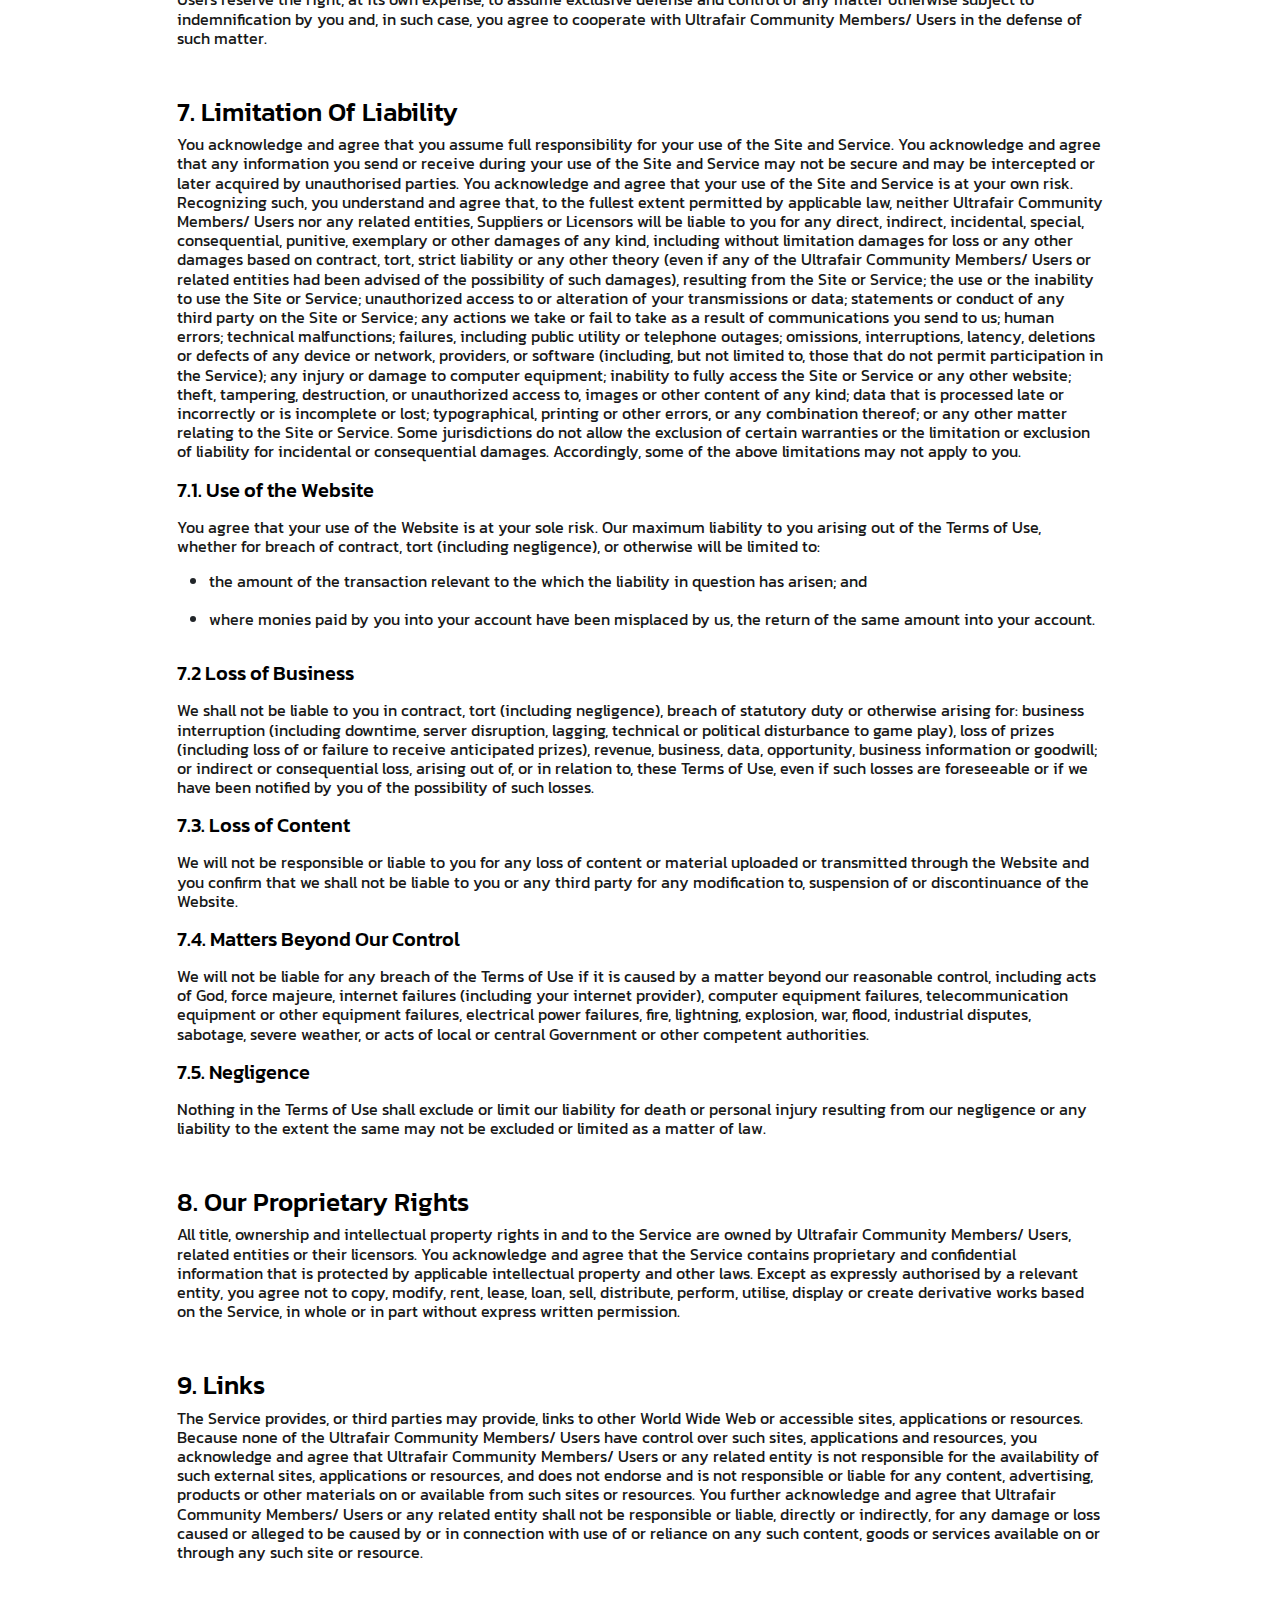
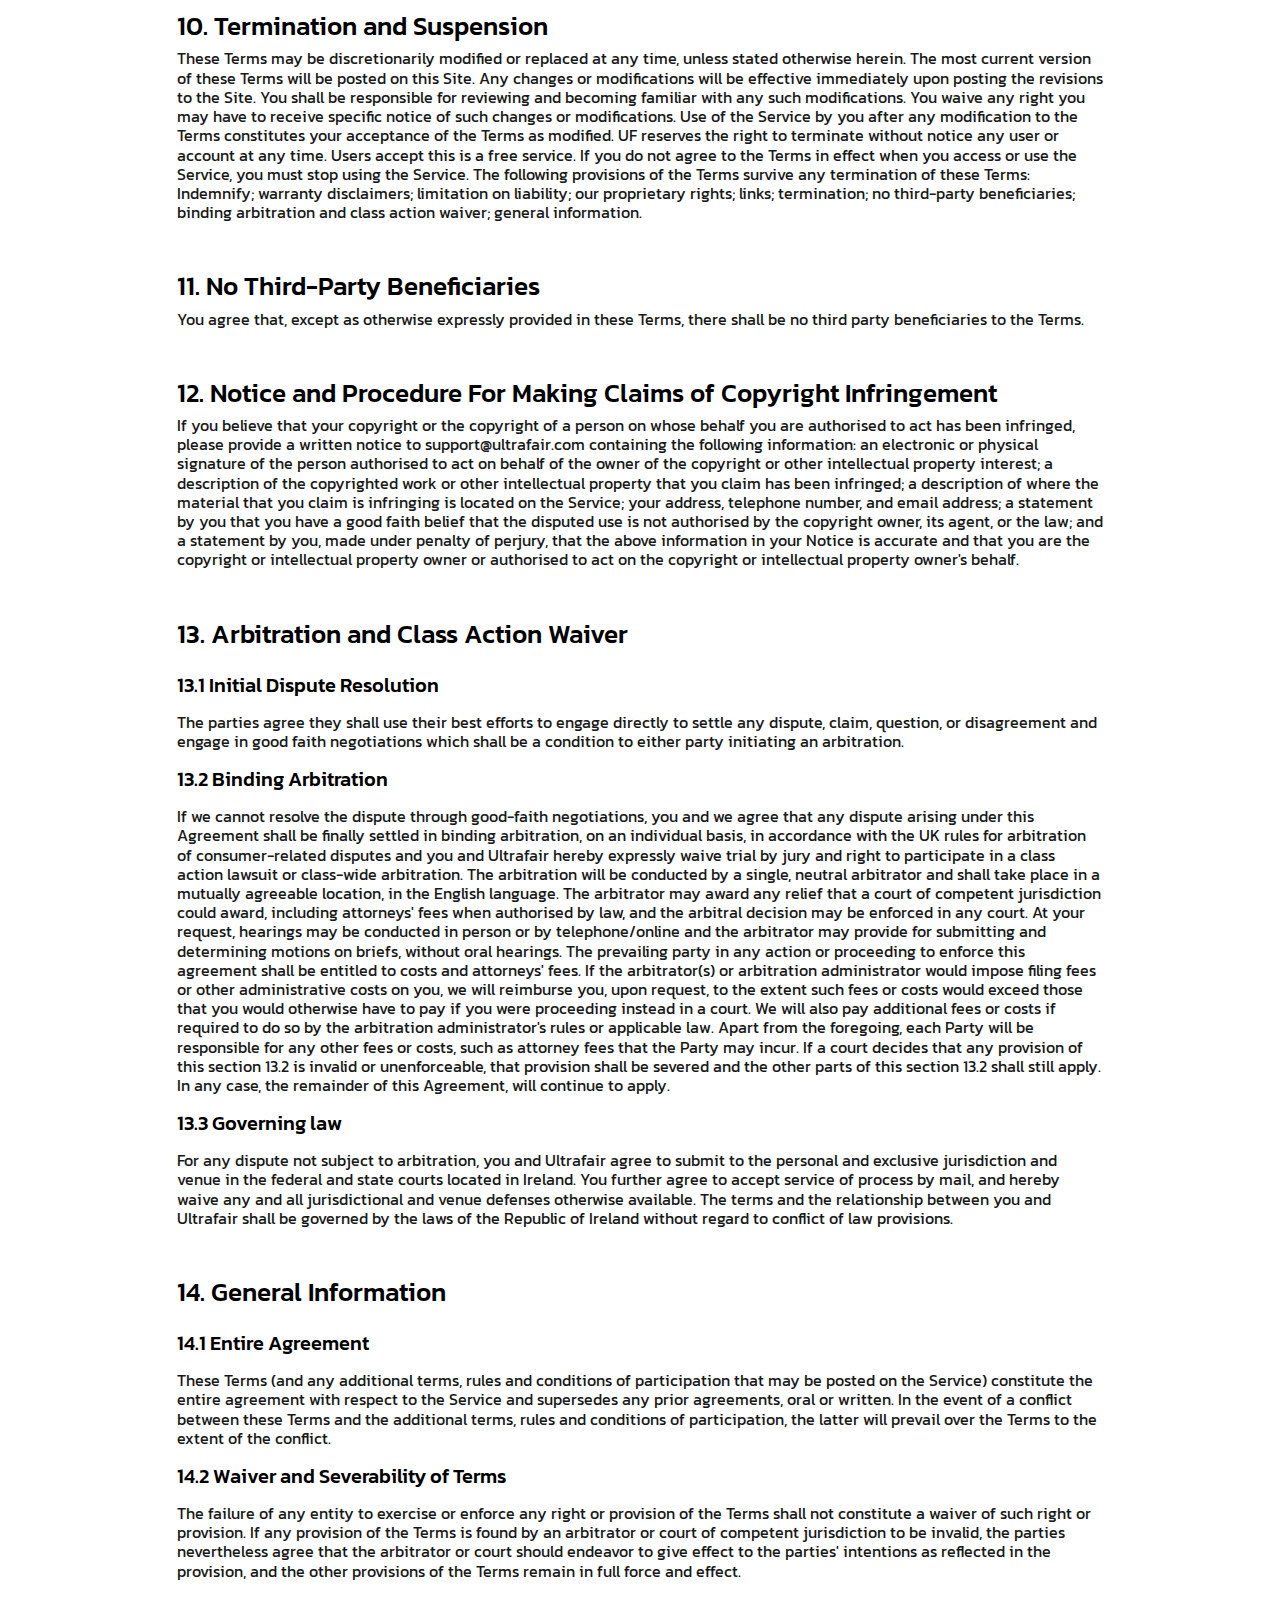
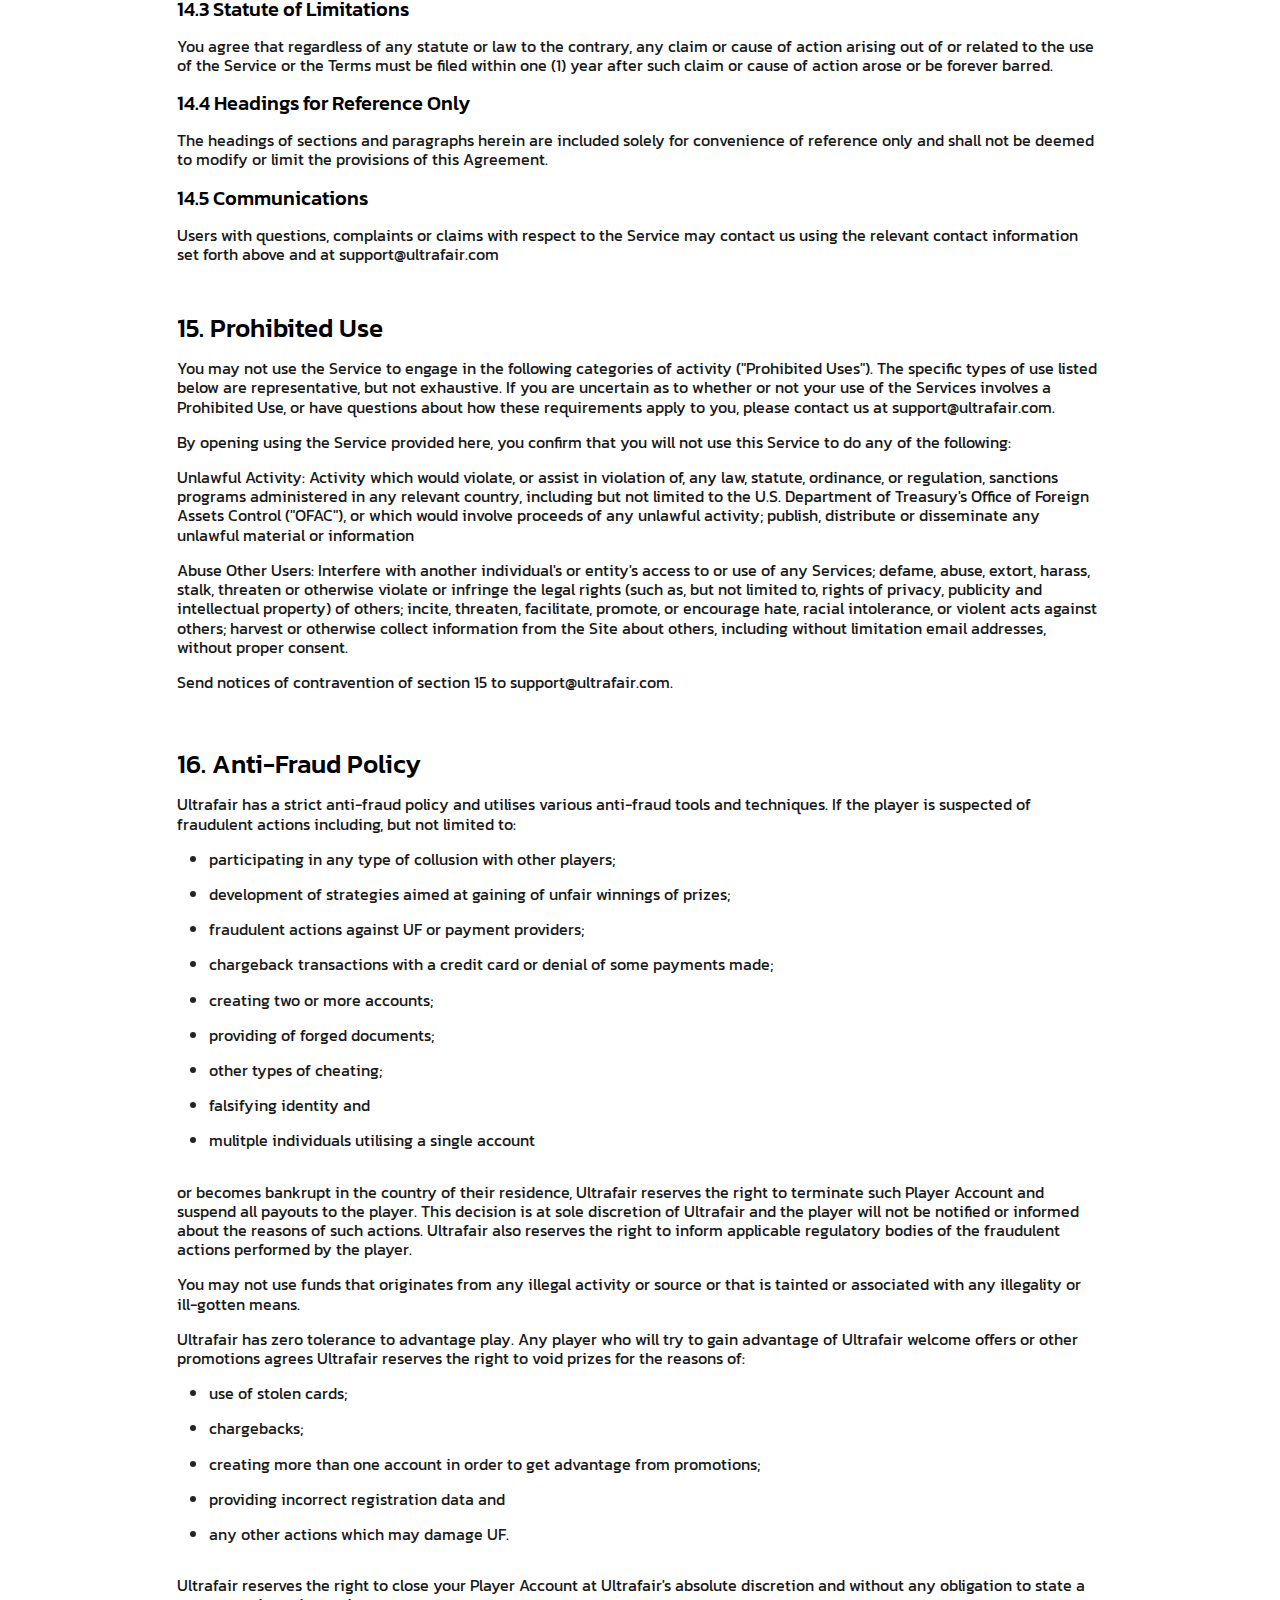
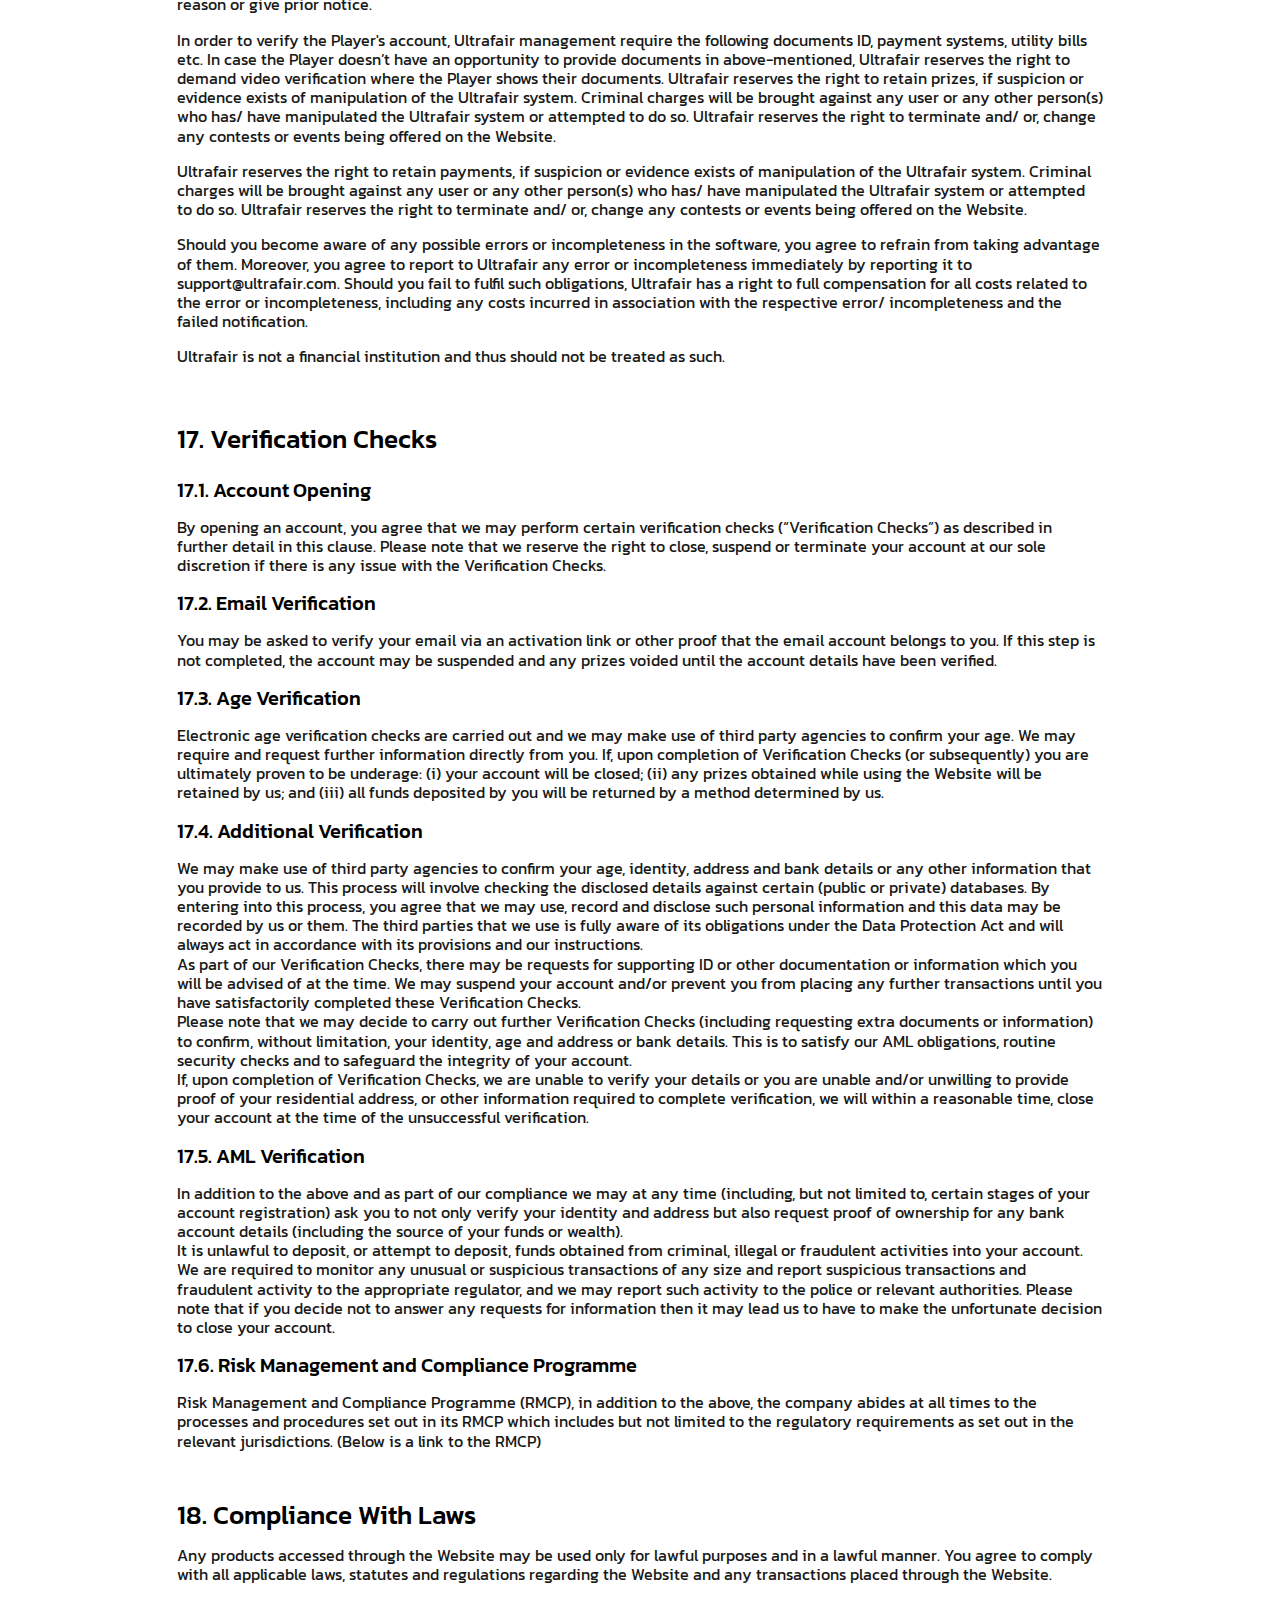
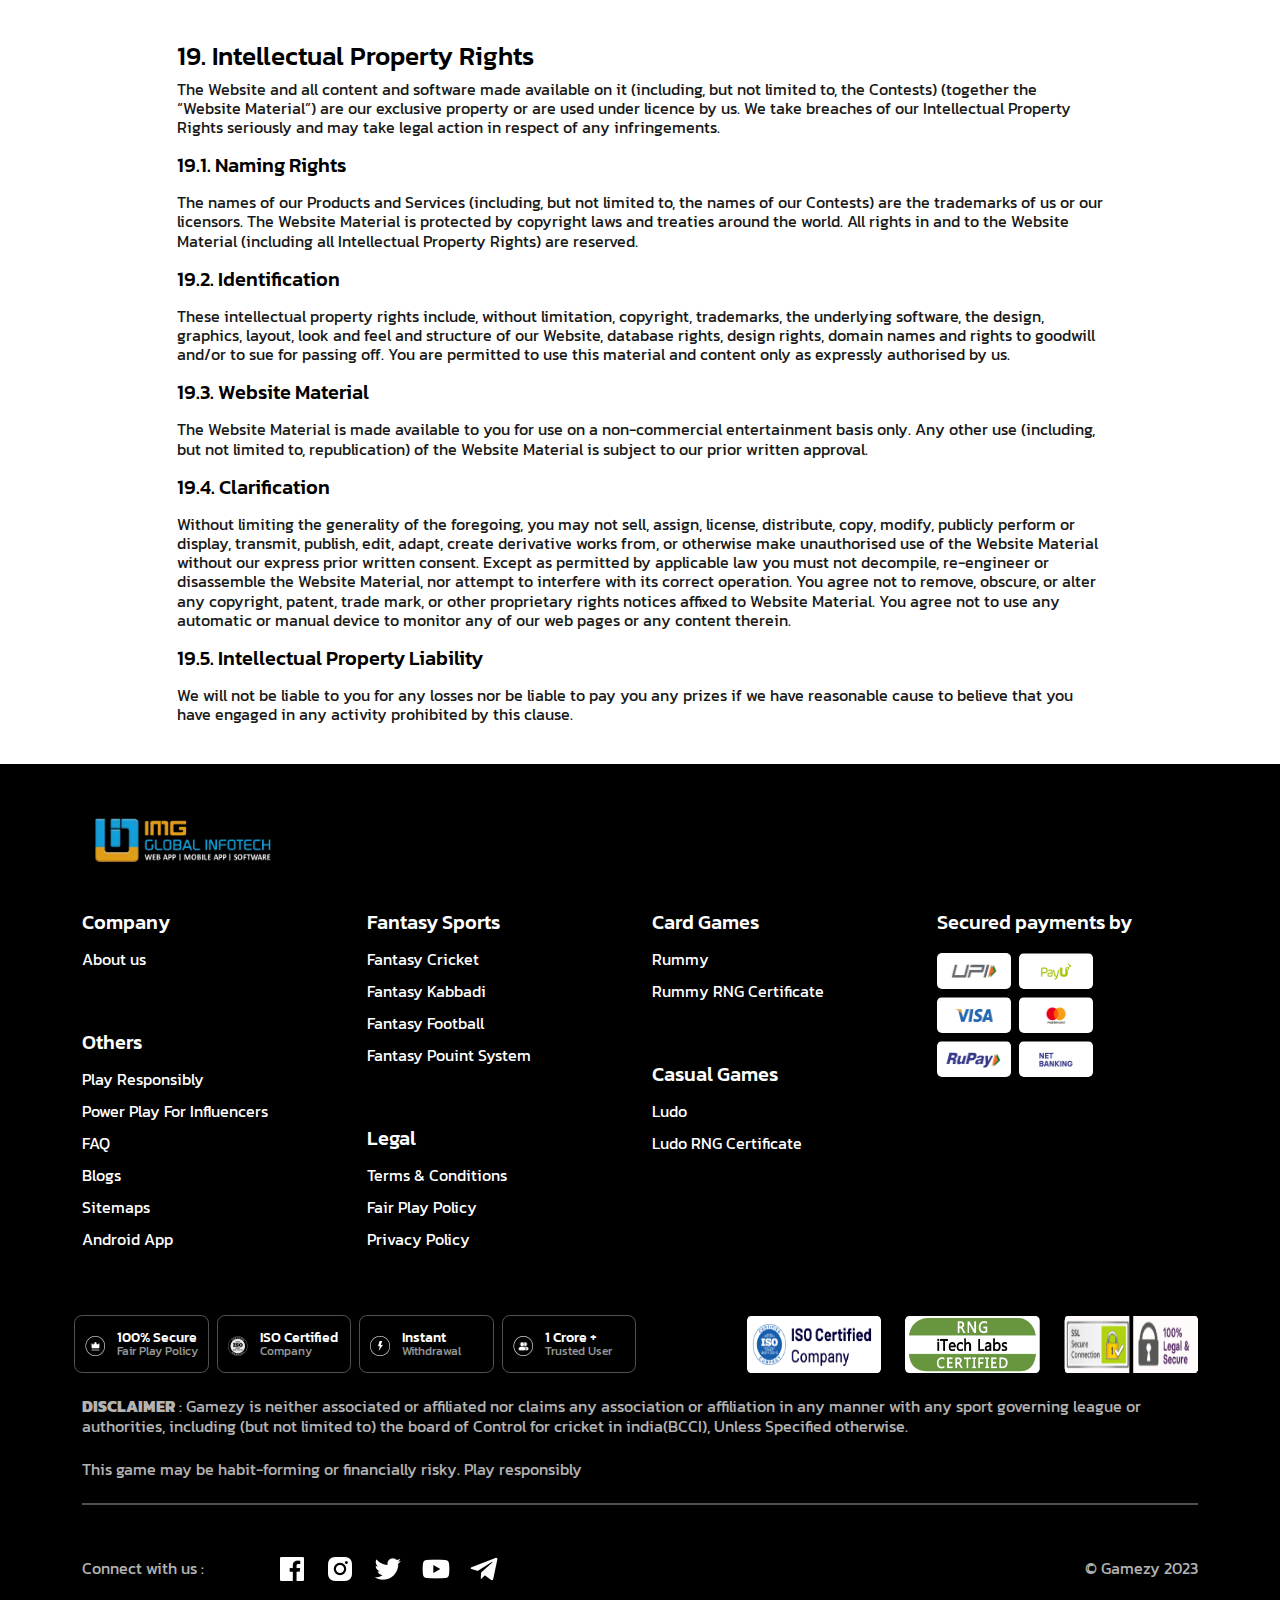
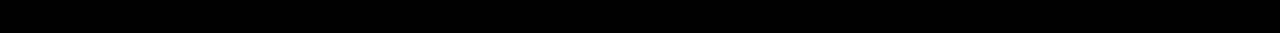
<file: terms.html>
<!DOCTYPE html>
<html lang="en">
<head>
    <meta charset="UTF-8">
    <meta name="viewport" content="width=device-width, initial-scale=1.0">
    <title>Trems & Conditions</title>
    <script src="./assets/libs/jquery/jquery.js"></script>
    <link rel="stylesheet" href="assets/css/style.min.css">
    <link rel="stylesheet" href="assets/bootstrap/bootstrap.css">
    <link rel="stylesheet" href="./assets/libs/glightBox/glightbox.min.css">
</head>
<body>
    <!-- navbar start -->
    <nav class="container-fluid nav navbar fixed-top toggalClass navbar-expand-lg "  aria-label="Offcanvas navbar large"> 
    <div class="  container ">
        <a class="navLogo d-flex align-items-center" href="./index.html"><img src="assets/img/navbar/logo.webp" alt="logo" class="img-fluid w-100 h-100"></a>
        <button class="navbar-toggler d-lg-none d-flex align-items-center border-0 shadow-none "  type="button" data-bs-toggle="offcanvas" data-bs-target="#offcanvasNavbar2" aria-controls="offcanvasNavbar2" aria-label="Toggle navigation">
            <span class="menuIcon d-inline-flex align-items-center"> <img src="assets/img/navbar/menu.svg" alt="menu" class="img-fluid w-100 h-100"></span>
        </button>
        <div class="offcanvas offcanvas-end text-bg-dark d-lg-block d-none" >
        
            <div class="offcanvas-body ">
                <ul class="navbar-nav justify-content-end gap-5 flex-grow-1 pe-3">
                <li class="nav-item navItem">
                    <a class="nav-link d-flex align-items-center mainLink" aria-current="page" href="#"><span class="d-inline-flex align-items-center navLink active">Apply</span></a>
                </li>
                <li class="nav-item navItem">
                    <a class="nav-link d-flex align-items-center mainLink" aria-current="page" href="#"><span class="d-inline-flex align-items-center navLink ">Blog</span>  </a>
                
                </li>
                <li class="nav-item navItem">
                    <a class="nav-link d-flex align-items-center mainLink" aria-current="page" href="#"><span class="d-inline-flex align-items-center navLink ">Docs</span>  </a>
                
                </li>
                <li class="nav-item navItem">
                    <a class="nav-link d-flex align-items-center mainLink" aria-current="page" href="#"><span class="d-inline-flex align-items-center navLink ">Enterprise</span> </a>
                </li>
                <li class="nav-item navItem">
                    <a class="nav-link d-flex align-items-center mainLink" aria-current="page" href="./contact.html"><span class="d-inline-flex align-items-center navLink ">Contact Us</span> </a>
                </li>
            
                <li class="nav-item navItem d-flex align-items-center">
                    <a class=" navBtn" aria-current="page" href="#"><span class="d-inline-flex align-items-center androidIcon"><img src="assets/img/navbar/android.svg" alt="android" class="img-fluid w-100 h-100"></span> Download Now </a>
                </li>
                </ul>
            
            </div>
        </div>
        
    </div>
    </nav>
    <!-- navbar end  -->

    <!-- terms Header start -->
    <div class="container-fluid termHeader">
        <div class="container h-100">
            <div class="row align-items-center justify-content-center h-100">
                <div class="col-12">
                    <div class="termsTxt text-center h-100">
                        Terms & Conditions
                    </div>
                    <div class="termsPage text-center">
                        <nav aria-label="breadcrumb ">
                            <ol class="breadcrumb justify-content-center">
                                <li class="breadcrumb-item "><a href="./index.html" class="text-decoration-none termsSpan">Home</a></li>
                                <li class="breadcrumb-item  active text-white" aria-current="page">Terms & Conditions</li>
                            </ol>
                        </nav>
                    </div>
                </div>
            </div>
        </div>
    </div>
    <!-- terms Header Ends -->

    <!-- terms content start -->
        <div class="container-fluid termsContent section_spacing">
            <div class="container">
                <div class="row justify-content-center">
                    <div class="col-12 col-lg-10">
                        <div class="row">
                            <div class="col-12">
                                <div class="header body_heading_small sectionspacing">
                                    Table of Contents:
                                </div>
                                <!-- <div class="list list-group-numbered">
                                    <ol class="d-flex flex-column gap-3 termsList">
                                        <li>
                                            <div class="body_text_large termslistLi">
                                                Acceptance of Terms
                                            </div>
                                        </li>
                                        <li>
                                            <div class="body_text_large termslistLi">
                                                Alpha Disclaimer
                                            </div>
                                        </li>
                                        <li>
                                            <div class="body_text_large termslistLi">
                                                Modification of Terms of Use ‍
                                            </div>
                                        </li>
                                        <li>
                                            <div class="body_text_large termslistLi">
                                                Eligibility ‍
                                            </div>
                                        </li>
                                        <li>
                                            <div class="body_text_large termslistLi">
                                                Representations, Warranties, and Risks ‍
                                            </div>
                                        </li>
                                        <li>
                                            <div class="body_text_large termslistLi">
                                                Indemnity ‍
                                            </div>
                                        </li>
                                        <li>
                                            <div class="body_text_large termslistLi">
                                                Limitation of Liability ‍
                                            </div>
                                        </li>
                                        <li>
                                            <div class="body_text_large termslistLi">
                                                Our Proprietary Rights ‍
                                            </div>
                                        </li>
                                        <li>
                                            <div class="body_text_large termslistLi">
                                                Links ‍
                                            </div>
                                        </li>
                                        <li>
                                            <div class="body_text_large termslistLi">
                                                Termination and Suspension ‍
                                            </div>
                                        </li>
                                        <li>
                                            <div class="body_text_large termslistLi">
                                                No Third-Party Beneficiaries ‍
                                            </div>
                                        </li>
                                        <li>
                                            <div class="body_text_large termslistLi">
                                                Notice and Procedure For Making Claims of Copyright Infringement ‍
                                            </div>
                                        </li>
                                        <li>
                                            <div class="body_text_large termslistLi">
                                                Arbitration and Class Action Waiver ‍
                                            </div>
                                        </li>
                                        <li>
                                            <div class="body_text_large termslistLi">
                                                General Information ‍
                                            </div>
                                        </li>
                                        <li>
                                            <div class="body_text_large termslistLi">
                                                Prohibited Use
                                            </div>
                                        </li>
                                        <li>
                                            <div class="body_text_large termslistLi">
                                                Anti-Fraud Policy
                                            </div>
                                        </li>
                                        <li>
                                            <div class="body_text_large termslistLi">
                                                Verification Checks 
                                            </div>
                                        </li>
                                        <li>
                                            <div class="body_text_large termslistLi">
                                                Compliance With Laws
                                            </div>
                                        </li>
                                        <li>
                                            <div class="body_text_large termslistLi">
                                                Intellectual Property Rights
                                            </div>
                                        </li>
                                    </ol>
                                </div> -->
                            </div>
                            <div class="col-12">
                                <div class="contentTxt body_text_large pt-3">
                                    The Ultrafair Limited’s Protocol ("UF", “we,” “us,” or “our”) is not offered to persons or entities who reside in, are citizens of, are located in, are incorporated in, or have a registered office in the United States of America (collectively, "US Persons"). Moreover, none of our other Services are offered to persons or entities who reside in, are citizens of, are located in, are incorporated in, or have a registered office in any restricted territory, as defined below (any such person or entity from a restricted territory, a "Restricted Person"). We do not make exceptions; therefore, if you are a US Person, then do not attempt to use our Contracts, Protocol or Application and if you are a Restricted Person, then do not attempt to use any of the Services, as defined below. Use of a Virtual Private Network ("VPN") to circumvent the restrictions set forth herein is prohibited. 
                                </div>
                            </div>
                            <div class="col-12">
                                <div class="contentTxt body_text_large pt-3">
                                    As a condition to accessing or using the Services or the Site, you represent and warrant to Ultrafair the following: If you are entering into these Terms as an individual, then you are of legal age in the jurisdiction in which you reside and you have the legal capacity to enter into these Terms and be bound by them; If you are entering into these Terms as an entity, then you must have the legal authority to accept these Terms on that entity's behalf, in which case "you" (except as used in this paragraph) will mean that entity; If you are entering into these Terms to access Ultrafair or will in the future access Ultrafair.com, then you are not a US Person; You are not a resident, national, or agent of Antigua and Barbuda, Algeria, Bangladesh, Bolivia, Belarus, Burundi, Burma (Myanmar), Cote D'Ivoire (Ivory Coast), Crimea and Sevastopol, Cuba, Democratic Republic of Congo, Ecuador, Iran, Iraq, Liberia, Libya, Magnitsky, Mali, Morocco, Nepal, North Korea, Somalia, Sudan, Syria, Venezuela, Yemen, Zimbabwe or any other country to which the United States, the United Kingdom or the European Union embargoes goods or imposes similar sanctions (collectively, "Restricted Territories"); You are not a member of any sanctions list or equivalent maintained by the United States government, the United Kingdom government, the European Union, or the United Nations (collectively, "Sanctions Lists Persons"); You do intend to transact with any Restricted Person or Sanctions List Person; You do not, and will not, use VPN software or any other privacy or anonymization tools or techniques to circumvent, or attempt to circumvent, any restrictions that apply to the Services; and Your access to the Services is not (a) prohibited by and does not otherwise violate or assist you to violate any domestic or foreign law, rule, statute, regulation, by-law, order, protocol, code, decree, or another directive, requirement, or guideline, published or in force that applies to or is otherwise intended to govern or regulate any person, property, transaction, activity, event or other matter, including any rule, order, judgment, directive or other requirement or guideline issued by any domestic or foreign federal, provincial or state, municipal, local or other governmental, regulatory, judicial or administrative authority having jurisdiction over Ultrafair, you, the Site or the Services, or as otherwise duly enacted, enforceable by law, the common law or equity (collectively, ''Applicable Laws"); or (b) contribute to or facilitate any illegal activity. Please note that none of the content of Ultrafair's website, blogs, social media posts, or any digital or written content constitutes investment advice. Please do your own research. 
                                </div>
                            </div>
                            <div class="col-12">
                                <div class="header body_heading_small pt-3 pt-sm-4 pt-lg-5 pb-2">
                                    1. Acceptance of Terms
                                </div>
                                <div class="contentTxt body_text_large">
                                    The Ultrafair System and Software is a closed sourced Software, with some Open Sourced tooling. The Site, the applications, and any other features, tools, materials, the Open Source Software, or other services offered from time to time are referred to here as the "Service." Note however, that the Open Source Software is an experimental prototype and its use involves a high degree of risk. There are numerous ways the Software and Service could fail in an unexpected way, resulting in the total and absolute loss of all of your balances. Please read these Terms of Use (the "Terms" or "Terms of Use" or “Terms of Service”) carefully before using the Service. By using or otherwise accessing the Service, or clicking to accept or agree to these Terms where that option is made available, you (1) accept and agree to these Terms and (2) any additional terms, rules and conditions of participation issued from time to time. If you do not agree to the Terms, then you may not access or use the Content or Service.
                                </div>
                            </div>
                            <div class="col-12">
                                <div class="header body_heading_small pt-3 pt-sm-4 pt-lg-5 pb-2">
                                    2. Alpha Disclaimer
                                </div>
                                <div class="contentTxt body_text_large">
                                    Any software provided by Ultrafair that is identified as being in alpha stage (“Alpha Software”) is considered experimental. The Client understands that the Alpha Software is still in the early stages of development and may contain bugs, errors, or other issues that could cause harm to the Client's systems, data, or business operations. The Client assumes all risks associated with the use of the Alpha Software, and Ultrafair shall not be liable for any damages or losses incurred as a result of the use of such software, including any changes made to the code in subsequent stages of development
                                </div>
                            </div>
                            <div class="col-12">
                                <div class="header body_heading_small pt-3 pt-sm-4 pt-lg-5 pb-2">
                                    3. Modification of Terms of Use
                                </div>
                                <div class="contentTxt body_text_large">
                                    These Terms may be discretionarily modified or replaced at any time, unless stated otherwise herein. The most current version of these Terms will be posted on the Site. Any changes or modifications will be effective immediately upon posting the revisions to the Site. You shall be responsible for reviewing and becoming familiar with any such modifications. You waive any right you may have to receive specific notice of such changes or modifications. Use of the Service by you after any modification to the Terms constitutes your acceptance of the Terms as modified. If you do not agree to the Terms in effect when you access or use the Service, you must stop using the Service.
                                </div>
                            </div>
                            <div class="col-12">
                                <div class="header body_heading_small pt-3 pt-sm-4 pt-lg-5 pb-2">
                                    4. Eligibility
                                </div>
                                <div class="contentTxt body_text_large">
                                    You hereby represent and warrant that you are fully able and competent to enter into the terms, conditions, obligations, affirmations, representations and warranties set forth in these Terms and to abide by and comply with these Terms. You further represent you are responsible for ensuring compliance with the laws of your jurisdiction and acknowledge that Ultrafair or any of the Ultrafair subdomains and Community Members/ Users (as defined below) is not liable for your compliance with such laws. Finally, you represent and warrant that you will not use the Service for any illegal activity.
                                </div>
                            </div>
                            <div class="col-12">
                                <div class="header body_heading_small pt-3 pt-sm-4 pt-lg-5 pb-2">
                                    5. Representations, Warranties, and Risks
                                </div>
                                <div class="body_subheading pb-3">
                                    5.1. No Representation or Warranty.
                                </div>
                                <div class="contentTxt body_text_large py-3">
                                    You expressly understand and agree that your use of the Service is at your sole risk.
                                </div>
                                <div class="contentTxt body_text_large py-3">
                                    5.1.1 All persons, entities, agents, and Community Members/ Users involved with the creation of the Ultrafair System and Software ("Ultrafair Community Members/Users") make and expressly disclaim all representations and warranties, express, implied or statutory; and
                                </div>
                                <div class="contentTxt body_text_large">
                                    5.1.2 With respect to the Ultrafair System and Software, Ultrafair Community Members/ Users and all related entities and agents specifically do not represent and warrant and expressly disclaim any representation or warranty, express, implied or statutory, including without limitation, any representations or warranties of title, non-infringement, merchantability, usage, security, suitability or fitness for any particular purpose, or as to the workmanship or technical coding thereof, or the absence of any defects therein, whether latent or patent. The Ultrafair Community Members/ Users or any related entities or agents do not represent or warrant that the service and any related information are accurate, complete, reliable, current or error-free.
                                </div>
                            </div>
                            <div class="col-12">
                                <div class="body_subheading py-3">
                                    5.2. You expressly understand and agree that your use of the Service is at your sole risk.
                                </div>
                                <div class="contentTxt body_text_large">
                                    To the fullest extent permitted by law and notwithstanding any other provision of this agreement or any other agreement contemplated herein or applicable provisions of law or equity or otherwise, the parties hereto hereby agree to eliminate any and all fiduciary duties the Ultrafair Community Members/ Users or any related entities and agents may have to the user, its affiliates, or the end users of the Service, the Site or its Content, provided that such exclusion or limitation of liability shall not extend to misappropriation of the users, its affiliates, or the end users of the Services, Site or Content provided by the Ultrafair Community Members/ Users or any related entities and agents or other acts or omissions that constitute a bad faith violation of the implied contractual covenant of good faith and fair dealing
                                </div>
                            </div>
                            <div class="col-12">
                                <div class="body_subheading py-3">
                                    5.3. Application Security
                                </div>
                                <div class="contentTxt body_text_large">
                                    You acknowledge that the Ultrafair System and Software is subject to flaws and acknowledge that you are solely responsible for evaluating any code provided by the Services or Content. This warning and others later provided by Ultrafair Community Members/ Users in no way evidence or represent an on-going duty to alert you to all of the potential risks of utilizing the Service or Content.
                                </div>
                            </div>
                            <div class="col-12">
                                <div class="body_subheading py-3">
                                    5.4. Website Accuracy ‍
                                </div>
                                <div class="contentTxt body_text_large">
                                    Although it is intended to provide accurate and timely information on the Site and other tools making up the Ultrafair System and Software, the Site (including, without limitation, the Content) or relevant tools may not always be entirely accurate, complete or current and may also include technical inaccuracies or typographical errors. In an effort to continue to provide you with as complete and accurate information as possible, information may be changed or updated from time to time without notice, including without limitation information regarding our policies. Accordingly, you should verify all information before relying on it, and all decisions based on information contained on the Site or relevant tools are your sole responsibility and Ultrafair Community Members/ Users shall have no liability for such decisions. Links to third-party materials (including without limitation websites) may be provided as a convenience but are not controlled by any entity. You acknowledge and agree that we are not responsible for any aspect of the information, content, or services contained in any third-party materials or on any third party sites accessible or linked to the Site or available via other relevant tools.
                                </div>
                            </div>
                            <div class="col-12">
                                <div class="body_subheading py-3">
                                    5.5. Technical Knowledge
                                </div>
                                <div class="contentTxt body_text_large">
                                    Any use or interaction with the Ultrafair System and Software requires a comprehensive understanding of computer science in order to appreciate inherent risks, including those listed above. You represent and warrant that you possess relevant knowledge and skills.
                                </div>
                            </div>
                            <div class="col-12">
                                <div class="header body_heading_small pt-3 pt-sm-4 pt-lg-5 pb-2">
                                    6. Indemnity
                                </div>
                                <div class="contentTxt body_text_large">
                                    You agree to release and to indemnify, defend and hold harmless Ultrafair Community Members/ Users and any related entities, as well as the officers, directors, employees, shareholders and representatives of any of the foregoing entities, from and against any and all losses, liabilities, expenses, damages, costs (including attorneys' fees, fees or penalties imposed by any regulatory authority and court costs) claims or actions of any kind whatsoever arising or resulting from your use of the Service, your violation of these Terms of Use, your violation of any law, rule, or regulation, or the rights of any third party, and any of your acts or omissions that implicate publicity rights, defamation or invasion of privacy. Each of the Ultrafair Community Members/ Users reserve the right, at its own expense, to assume exclusive defense and control of any matter otherwise subject to indemnification by you and, in such case, you agree to cooperate with Ultrafair Community Members/ Users in the defense of such matter.
                                </div>
                            </div>
                            <div class="col-12">
                                <div class="header body_heading_small pt-3 pt-sm-4 pt-lg-5 pb-2">
                                    7. Limitation Of Liability
                                </div>
                                <div class="contentTxt body_text_large">
                                    You acknowledge and agree that you assume full responsibility for your use of the Site and Service. You acknowledge and agree that any information you send or receive during your use of the Site and Service may not be secure and may be intercepted or later acquired by unauthorised parties. You acknowledge and agree that your use of the Site and Service is at your own risk. Recognizing such, you understand and agree that, to the fullest extent permitted by applicable law, neither Ultrafair Community Members/ Users nor any related entities, Suppliers or Licensors will be liable to you for any direct, indirect, incidental, special, consequential, punitive, exemplary or other damages of any kind, including without limitation damages for loss or any other damages based on contract, tort, strict liability or any other theory (even if any of the Ultrafair Community Members/ Users or related entities had been advised of the possibility of such damages), resulting from the Site or Service; the use or the inability to use the Site or Service; unauthorized access to or alteration of your transmissions or data; statements or conduct of any third party on the Site or Service; any actions we take or fail to take as a result of communications you send to us; human errors; technical malfunctions; failures, including public utility or telephone outages; omissions, interruptions, latency, deletions or defects of any device or network, providers, or software (including, but not limited to, those that do not permit participation in the Service); any injury or damage to computer equipment; inability to fully access the Site or Service or any other website; theft, tampering, destruction, or unauthorized access to, images or other content of any kind; data that is processed late or incorrectly or is incomplete or lost; typographical, printing or other errors, or any combination thereof; or any other matter relating to the Site or Service. Some jurisdictions do not allow the exclusion of certain warranties or the limitation or exclusion of liability for incidental or consequential damages. Accordingly, some of the above limitations may not apply to you.
                                </div>
                            </div>
                            <div class="col-12">
                                <div class="body_subheading py-3">
                                    7.1. Use of the Website
                                </div>
                                <div class="contentTxt body_text_large">
                                    You agree that your use of the Website is at your sole risk. Our maximum liability to you arising out of the Terms of Use, whether for breach of contract, tort (including negligence), or otherwise will be limited to: 
                                </div>
                                <ul>
                                    <li>
                                        <div class="contentTxt body_text_large py-3">
                                            the amount of the transaction relevant to the which the liability in question has arisen; and
                                        </div>
                                    </li>
                                    <li>
                                        <div class="contentTxt body_text_large">
                                            where monies paid by you into your account have been misplaced by us, the return of the same amount into your account. 
                                        </div>
                                    </li>
                                </ul>
                            </div>
                            <div class="col-12">
                                <div class="body_subheading py-3">
                                    7.2 Loss of Business
                                </div>
                                <div class="contentTxt body_text_large">
                                    We shall not be liable to you in contract, tort (including negligence), breach of statutory duty or otherwise arising for: business interruption (including downtime, server disruption, lagging, technical or political disturbance to game play), loss of prizes (including loss of or failure to receive anticipated prizes), revenue, business, data, opportunity, business information or goodwill; or indirect or consequential loss, arising out of, or in relation to, these Terms of Use, even if such losses are foreseeable or if we have been notified by you of the possibility of such losses. 
                                </div>
                            </div>
                            <div class="col-12">
                                <div class="body_subheading py-3">
                                    7.3. Loss of Content
                                </div>
                                <div class="contentTxt body_text_large">
                                    We will not be responsible or liable to you for any loss of content or material uploaded or transmitted through the Website and you confirm that we shall not be liable to you or any third party for any modification to, suspension of or discontinuance of the Website. 
                                </div>
                            </div>
                            <div class="col-12">
                                <div class="body_subheading py-3">
                                    7.4. Matters Beyond Our Control
                                </div>
                                <div class="contentTxt body_text_large">
                                    We will not be liable for any breach of the Terms of Use if it is caused by a matter beyond our reasonable control, including acts of God, force majeure, internet failures (including your internet provider), computer equipment failures, telecommunication equipment or other equipment failures, electrical power failures, fire, lightning, explosion, war, flood, industrial disputes, sabotage, severe weather, or acts of local or central Government or other competent authorities. 
                                </div>
                            </div>
                            <div class="col-12">
                                <div class="body_subheading py-3">
                                    7.5.  Negligence
                                </div>
                                <div class="contentTxt body_text_large">
                                    Nothing in the Terms of Use shall exclude or limit our liability for death or personal injury resulting from our negligence or any liability to the extent the same may not be excluded or limited as a matter of law.
                                </div>
                            </div>
                            <div class="col-12">
                                <div class="header body_heading_small pt-3 pt-sm-4 pt-lg-5 pb-2">
                                    8. Our Proprietary Rights
                                </div>
                                <div class="contentTxt body_text_large">
                                    All title, ownership and intellectual property rights in and to the Service are owned by Ultrafair Community Members/ Users, related entities or their licensors. You acknowledge and agree that the Service contains proprietary and confidential information that is protected by applicable intellectual property and other laws. Except as expressly authorised by a relevant entity, you agree not to copy, modify, rent, lease, loan, sell, distribute, perform, utilise, display or create derivative works based on the Service, in whole or in part without express written permission.
                                </div>
                            </div>
                            <div class="col-12">
                                <div class="header body_heading_small pt-3 pt-sm-4 pt-lg-5 pb-2">
                                    9. Links
                                </div>
                                <div class="contentTxt body_text_large">
                                    The Service provides, or third parties may provide, links to other World Wide Web or accessible sites, applications or resources. Because none of the Ultrafair Community Members/ Users have control over such sites, applications and resources, you acknowledge and agree that Ultrafair Community Members/ Users or any related entity is not responsible for the availability of such external sites, applications or resources, and does not endorse and is not responsible or liable for any content, advertising, products or other materials on or available from such sites or resources. You further acknowledge and agree that Ultrafair Community Members/ Users or any related entity shall not be responsible or liable, directly or indirectly, for any damage or loss caused or alleged to be caused by or in connection with use of or reliance on any such content, goods or services available on or through any such site or resource.
                                </div>
                            </div>
                            <div class="col-12">
                                <div class="header body_heading_small pt-3 pt-sm-4 pt-lg-5 pb-2">
                                    10. Termination and Suspension
                                </div>
                                <div class="contentTxt body_text_large">
                                    These Terms may be discretionarily modified or replaced at any time, unless stated otherwise herein. The most current version of these Terms will be posted on this Site. Any changes or modifications will be effective immediately upon posting the revisions to the Site. You shall be responsible for reviewing and becoming familiar with any such modifications. You waive any right you may have to receive specific notice of such changes or modifications. Use of the Service by you after any modification to the Terms constitutes your acceptance of the Terms as modified. UF reserves the right to terminate without notice any user or account at any time. Users accept this is a free service. If you do not agree to the Terms in effect when you access or use the Service, you must stop using the Service. The following provisions of the Terms survive any termination of these Terms: Indemnify; warranty disclaimers; limitation on liability; our proprietary rights; links; termination; no third-party beneficiaries; binding arbitration and class action waiver; general information.
                                </div>
                            </div>
                            <div class="col-12">
                                <div class="header body_heading_small pt-3 pt-sm-4 pt-lg-5 pb-2">
                                    11. No Third-Party Beneficiaries
                                </div>
                                <div class="contentTxt body_text_large">
                                    You agree that, except as otherwise expressly provided in these Terms, there shall be no third party beneficiaries to the Terms.
                                </div>
                            </div>
                            <div class="col-12">
                                <div class="header body_heading_small pt-3 pt-sm-4 pt-lg-5 pb-2">
                                    12. Notice and Procedure For Making Claims of Copyright Infringement
                                </div>
                                <div class="contentTxt body_text_large">
                                    If you believe that your copyright or the copyright of a person on whose behalf you are authorised to act has been infringed, please provide a written notice to support@ultrafair.com containing the following information: an electronic or physical signature of the person authorised to act on behalf of the owner of the copyright or other intellectual property interest; a description of the copyrighted work or other intellectual property that you claim has been infringed; a description of where the material that you claim is infringing is located on the Service; your address, telephone number, and email address; a statement by you that you have a good faith belief that the disputed use is not authorised by the copyright owner, its agent, or the law; and a statement by you, made under penalty of perjury, that the above information in your Notice is accurate and that you are the copyright or intellectual property owner or authorised to act on the copyright or intellectual property owner's behalf.
                                </div>
                            </div>
                            <div class="col-12">
                                <div class="header body_heading_small pt-3 pt-sm-4 pt-lg-5 pb-2">
                                    13. Arbitration and Class Action Waiver
                                </div>
                                <div class="body_subheading py-3">
                                    13.1 Initial Dispute Resolution
                                </div>
                                <div class="contentTxt body_text_large">
                                    The parties agree they shall use their best efforts to engage directly to settle any dispute, claim, question, or disagreement and engage in good faith negotiations which shall be a condition to either party initiating an arbitration.
                                </div>
                                <div class="body_subheading py-3">
                                    13.2 Binding Arbitration
                                </div>
                                <div class="contentTxt body_text_large">
                                    If we cannot resolve the dispute through good-faith negotiations, you and we agree that any dispute arising under this Agreement shall be finally settled in binding arbitration, on an individual basis, in accordance with the UK rules for arbitration of consumer-related disputes and you and Ultrafair hereby expressly waive trial by jury and right to participate in a class action lawsuit or class-wide arbitration. The arbitration will be conducted by a single, neutral arbitrator and shall take place in a mutually agreeable location, in the English language. The arbitrator may award any relief that a court of competent jurisdiction could award, including attorneys' fees when authorised by law, and the arbitral decision may be enforced in any court. At your request, hearings may be conducted in person or by telephone/online and the arbitrator may provide for submitting and determining motions on briefs, without oral hearings. The prevailing party in any action or proceeding to enforce this agreement shall be entitled to costs and attorneys' fees. If the arbitrator(s) or arbitration administrator would impose filing fees or other administrative costs on you, we will reimburse you, upon request, to the extent such fees or costs would exceed those that you would otherwise have to pay if you were proceeding instead in a court. We will also pay additional fees or costs if required to do so by the arbitration administrator's rules or applicable law. Apart from the foregoing, each Party will be responsible for any other fees or costs, such as attorney fees that the Party may incur. If a court decides that any provision of this section 13.2 is invalid or unenforceable, that provision shall be severed and the other parts of this section 13.2 shall still apply. In any case, the remainder of this Agreement, will continue to apply.
                                </div>
                                <div class="body_subheading py-3">
                                    13.3 Governing law
                                </div>
                                <div class="contentTxt body_text_large">
                                    For any dispute not subject to arbitration, you and Ultrafair agree to submit to the personal and exclusive jurisdiction and venue in the federal and state courts located in Ireland. You further agree to accept service of process by mail, and hereby waive any and all jurisdictional and venue defenses otherwise available. The terms and the relationship between you and Ultrafair shall be governed by the laws of the Republic of Ireland without regard to conflict of law provisions.
                                </div>
                            </div>
                            <div class="col-12">
                                <div class="header body_heading_small pt-3 pt-sm-4 pt-lg-5 pb-2">
                                    14. General Information
                                </div>
                                <div class="body_subheading py-3">
                                    14.1 Entire Agreement
                                </div>
                                <div class="contentTxt body_text_large">
                                    These Terms (and any additional terms, rules and conditions of participation that may be posted on the Service) constitute the entire agreement with respect to the Service and supersedes any prior agreements, oral or written. In the event of a conflict between these Terms and the additional terms, rules and conditions of participation, the latter will prevail over the Terms to the extent of the conflict.
                                </div>
                                <div class="body_subheading py-3">
                                    14.2 Waiver and Severability of Terms
                                </div>
                                <div class="contentTxt body_text_large">
                                    The failure of any entity to exercise or enforce any right or provision of the Terms shall not constitute a waiver of such right or provision. If any provision of the Terms is found by an arbitrator or court of competent jurisdiction to be invalid, the parties nevertheless agree that the arbitrator or court should endeavor to give effect to the parties' intentions as reflected in the provision, and the other provisions of the Terms remain in full force and effect.
                                </div>
                                <div class="body_subheading py-3">
                                    14.3 Statute of Limitations
                                </div>
                                <div class="contentTxt body_text_large">
                                    You agree that regardless of any statute or law to the contrary, any claim or cause of action arising out of or related to the use of the Service or the Terms must be filed within one (1) year after such claim or cause of action arose or be forever barred.
                                </div>
                                <div class="body_subheading py-3">
                                    14.4 Headings for Reference Only
                                </div>
                                <div class="contentTxt body_text_large">
                                    The headings of sections and paragraphs herein are included solely for convenience of reference only and shall not be deemed to modify or limit the provisions of this Agreement.
                                </div>
                                <div class="body_subheading py-3">
                                    14.5 Communications
                                </div>
                                <div class="contentTxt body_text_large">
                                    Users with questions, complaints or claims with respect to the Service may contact us using the relevant contact information set forth above and at support@ultrafair.com
                                </div>
                            </div>
                            <div class="col-12">
                                <div class="header body_heading_small pt-3 pt-sm-4 pt-lg-5 pb-2">
                                    15. Prohibited Use
                                </div>
                                <div class="contentTxt body_text_large py-2">
                                    You may not use the Service to engage in the following categories of activity ("Prohibited Uses"). The specific types of use listed below are representative, but not exhaustive. If you are uncertain as to whether or not your use of the Services involves a Prohibited Use, or have questions about how these requirements apply to you, please contact us at support@ultrafair.com. 
                                </div>
                                <div class="contentTxt body_text_large py-2">
                                    By opening using the Service provided here, you confirm that you will not use this Service to do any of the following:
                                </div>
                                <div class="contentTxt body_text_large py-2">
                                    Unlawful Activity: Activity which would violate, or assist in violation of, any law, statute, ordinance, or regulation, sanctions programs administered in any relevant country, including but not limited to the U.S. Department of Treasury's Office of Foreign Assets Control ("OFAC"), or which would involve proceeds of any unlawful activity; publish, distribute or disseminate any unlawful material or information
                                </div>
                                <div class="contentTxt body_text_large py-2">
                                    ‍Abuse Other Users: Interfere with another individual's or entity's access to or use of any Services; defame, abuse, extort, harass, stalk, threaten or otherwise violate or infringe the legal rights (such as, but not limited to, rights of privacy, publicity and intellectual property) of others; incite, threaten, facilitate, promote, or encourage hate, racial intolerance, or violent acts against others; harvest or otherwise collect information from the Site about others, including without limitation email addresses, without proper consent.
                                </div>
                                <div class="contentTxt body_text_large py-2">
                                    ‍Send notices of contravention of section 15 to support@ultrafair.com. 
                                </div>
                            </div>
                            <div class="col-12">
                                <div class="header body_heading_small pt-3 pt-sm-4 pt-lg-5 pb-2">
                                    16. Anti-Fraud Policy 
                                </div>
                                <div class="contentTxt body_text_large py-2">
                                    Ultrafair has a strict anti-fraud policy and utilises various anti-fraud tools and techniques. If the player is suspected of fraudulent actions including, but not limited to: 
                                </div>
                                <ul>
                                    <li>
                                        <div class="contentTxt body_text_large py-2">
                                            participating in any type of collusion with other players; 
                                        </div>
                                    </li>
                                    <li>
                                        <div class="contentTxt body_text_large py-2">
                                            development of strategies aimed at gaining of unfair winnings of prizes;  
                                        </div>
                                    </li>
                                    <li>
                                        <div class="contentTxt body_text_large py-2">
                                            fraudulent actions against UF or payment providers;  
                                        </div>
                                    </li>
                                    <li>
                                        <div class="contentTxt body_text_large py-2">
                                            chargeback transactions with a credit card or denial of some payments made;  
                                        </div>
                                    </li>
                                    <li>
                                        <div class="contentTxt body_text_large py-2">
                                            creating two or more accounts;  
                                        </div>
                                    </li>
                                    <li>
                                        <div class="contentTxt body_text_large py-2">
                                            providing of forged documents; 
                                        </div>
                                    </li>
                                    <li>
                                        <div class="contentTxt body_text_large py-2">
                                            other types of cheating;  
                                        </div>
                                    </li>
                                    <li>
                                        <div class="contentTxt body_text_large py-2">
                                            falsifying identity and 
                                        </div>
                                    </li>
                                    <li>
                                        <div class="contentTxt body_text_large py-2">
                                            mulitple individuals utilising a single account 
                                        </div>
                                    </li>
                                </ul>
                                <div class="contentTxt body_text_large py-2">
                                    or becomes bankrupt in the country of their residence, Ultrafair reserves the right to terminate such Player Account and suspend all payouts to the player. This decision is at sole discretion of Ultrafair and the player will not be notified or informed about the reasons of such actions. Ultrafair also reserves the right to inform applicable regulatory bodies of the fraudulent actions performed by the player. 
                                </div>
                                <div class="contentTxt body_text_large py-2">
                                    You may not use funds that originates from any illegal activity or source or that is tainted or associated with any illegality or ill-gotten means. 
                                </div>
                                <div class="contentTxt body_text_large py-2">
                                    Ultrafair has zero tolerance to advantage play. Any player who will try to gain advantage of Ultrafair welcome offers or other promotions agrees Ultrafair reserves the right to void prizes for the reasons of: 
                                </div>
                                <ul>
                                    <li>
                                        <div class="contentTxt body_text_large py-2">
                                            use of stolen cards;  
                                        </div>
                                    </li>
                                    <li>
                                        <div class="contentTxt body_text_large py-2">
                                            chargebacks; 
                                        </div>
                                    </li>
                                    <li>
                                        <div class="contentTxt body_text_large py-2">
                                            creating more than one account in order to get advantage from promotions;  
                                        </div>
                                    </li>
                                    <li>
                                        <div class="contentTxt body_text_large py-2">
                                            providing incorrect registration data and 
                                        </div>
                                    </li>
                                    <li>
                                        <div class="contentTxt body_text_large py-2">
                                            any other actions which may damage UF. 
                                        </div>
                                    </li>
                                </ul>
                                <div class="contentTxt body_text_large py-2">
                                    Ultrafair reserves the right to close your Player Account at Ultrafair's absolute discretion and without any obligation to state a reason or give prior notice. 
                                </div>
                                <div class="contentTxt body_text_large py-2">
                                    In order to verify the Player's account, Ultrafair management require the following documents ID, payment systems, utility bills etc. In case the Player doesn’t have an opportunity to provide documents in above-mentioned, Ultrafair reserves the right to demand video verification where the Player shows their documents. Ultrafair reserves the right to retain prizes, if suspicion or evidence exists of manipulation of the Ultrafair system. Criminal charges will be brought against any user or any other person(s) who has/ have manipulated the Ultrafair system or attempted to do so. Ultrafair reserves the right to terminate and/ or, change any contests or events being offered on the Website. 
                                </div>
                                <div class="contentTxt body_text_large py-2">
                                    Ultrafair reserves the right to retain payments, if suspicion or evidence exists of manipulation of the Ultrafair system. Criminal charges will be brought against any user or any other person(s) who has/ have manipulated the Ultrafair system or attempted to do so. Ultrafair reserves the right to terminate and/ or, change any contests or events being offered on the Website. 
                                </div>
                                <div class="contentTxt body_text_large py-2">
                                    Should you become aware of any possible errors or incompleteness in the software, you agree to refrain from taking advantage of them. Moreover, you agree to report to Ultrafair any error or incompleteness immediately by reporting it to support@ultrafair.com. Should you fail to fulfil such obligations, Ultrafair has a right to full compensation for all costs related to the error or incompleteness, including any costs incurred in association with the respective error/ incompleteness and the failed notification. 
                                </div>
                                <div class="contentTxt body_text_large py-2">
                                    Ultrafair is not a financial institution and thus should not be treated as such. 
                                </div>
                            </div>
                            <div class="col-12">
                                <div class="header body_heading_small pt-3 pt-sm-4 pt-lg-5 pb-2">
                                    17. Verification Checks 
                                </div>
                                <div class="body_subheading py-3">
                                    17.1. Account Opening
                                </div>
                                <div class="contentTxt body_text_large">
                                    By opening an account, you agree that we may perform certain verification checks (“Verification Checks”) as described in further detail in this clause. Please note that we reserve the right to close, suspend or terminate your account at our sole discretion if there is any issue with the Verification Checks.  
                                </div>
                                <div class="body_subheading py-3">
                                    17.2. Email Verification
                                </div>
                                <div class="contentTxt body_text_large">
                                    You may be asked to verify your email via an activation link or other proof that the email account belongs to you. If this step is not completed, the account may be suspended and any prizes voided until the account details have been verified. 
                                </div>
                                <div class="body_subheading py-3">
                                    17.3. Age Verification
                                </div>
                                <div class="contentTxt body_text_large">
                                    Electronic age verification checks are carried out and we may make use of third party agencies to confirm your age. We may require and request further information directly from you. If, upon completion of Verification Checks (or subsequently) you are ultimately proven to be underage: (i) your account will be closed; (ii) any prizes obtained while using the Website will be retained by us; and (iii) all funds deposited by you will be returned by a method determined by us. 
                                </div>
                                <div class="body_subheading py-3">
                                    17.4. Additional Verification
                                </div>
                                <div class="contentTxt body_text_large">
                                    We may make use of third party agencies to confirm your age, identity, address and bank details or any other information that you provide to us. This process will involve checking the disclosed details against certain (public or private) databases. By entering into this process, you agree that we may use, record and disclose such personal information and this data may be recorded by us or them. The third parties that we use is fully aware of its obligations under the Data Protection Act and will always act in accordance with its provisions and our instructions.     
                                </div>
                                <div class="contentTxt body_text_large">
                                    As part of our Verification Checks, there may be requests for supporting ID or other documentation or information which you will be advised of at the time. We may suspend your account and/or prevent you from placing any further transactions until you have satisfactorily completed these Verification Checks.  
                                </div>
                                <div class="contentTxt body_text_large">
                                    Please note that we may decide to carry out further Verification Checks (including requesting extra documents or information) to confirm, without limitation, your identity, age and address or bank details. This is to satisfy our AML obligations, routine security checks and to safeguard the integrity of your account. 
                                </div>
                                <div class="contentTxt body_text_large">
                                    If, upon completion of Verification Checks, we are unable to verify your details or you are unable and/or unwilling to provide proof of your residential address, or other information required to complete verification, we will within a reasonable time, close your account at the time of the unsuccessful verification.
                                </div>
                                <div class="body_subheading py-3">
                                    17.5. AML Verification  
                                </div>
                                <div class="contentTxt body_text_large">
                                    In addition to the above and as part of our compliance we may at any time (including, but not limited to, certain stages of your account registration) ask you to not only verify your identity and address but also request proof of ownership for any bank account details (including the source of your funds or wealth). 
                                </div>
                                <div class="contentTxt body_text_large">
                                    It is unlawful to deposit, or attempt to deposit, funds obtained from criminal, illegal or fraudulent activities into your account. We are required to monitor any unusual or suspicious transactions of any size and report suspicious transactions and fraudulent activity to the appropriate regulator, and we may report such activity to the police or relevant authorities. Please note that if you decide not to answer any requests for information then it may lead us to have to make the unfortunate decision to close your account.        
                                </div>
                                <div class="body_subheading py-3">
                                    17.6. Risk Management and Compliance Programme 
                                </div>
                                <div class="contentTxt body_text_large">
                                    Risk Management and Compliance Programme (RMCP), in addition to the above, the company abides at all times to the processes and procedures set out in its RMCP which includes but not limited to the regulatory requirements as set out in the relevant jurisdictions. (Below is a link to the RMCP) 
                                </div>
                            </div>
                            <div class="col-12">
                                <div class="header body_heading_small pt-3 pt-sm-4 pt-lg-5 pb-2">
                                    18. Compliance With Laws
                                </div>
                                <div class="contentTxt body_text_large py-2">
                                    Any products accessed through the Website may be used only for lawful purposes and in a lawful manner. You agree to comply with all applicable laws, statutes and regulations regarding the Website and any transactions placed through the Website.
                                </div>
                            </div>
                            <div class="col-12">
                                <div class="header body_heading_small pt-3 pt-sm-4 pt-lg-5 pb-2">
                                    19. Intellectual Property Rights 
                                </div>
                                <div class="contentTxt body_text_large">
                                    The Website and all content and software made available on it (including, but not limited to, the Contests) (together the “Website Material”) are our exclusive property or are used under licence by us. We take breaches of our Intellectual Property Rights seriously and may take legal action in respect of any infringements. 
                                </div>
                                <div class="body_subheading py-3">
                                    19.1. Naming Rights
                                </div>
                                <div class="contentTxt body_text_large">
                                    The names of our Products and Services (including, but not limited to, the names of our Contests) are the trademarks of us or our licensors. The Website Material is protected by copyright laws and treaties around the world. All rights in and to the Website Material (including all Intellectual Property Rights) are reserved.
                                </div>
                                <div class="body_subheading py-3">
                                    19.2. Identification 
                                </div>
                                <div class="contentTxt body_text_large">
                                    These intellectual property rights include, without limitation, copyright, trademarks, the underlying software, the design, graphics, layout, look and feel and structure of our Website, database rights, design rights, domain names and rights to goodwill and/or to sue for passing off. You are permitted to use this material and content only as expressly authorised by us. 
                                </div>
                                <div class="body_subheading py-3">
                                    19.3. Website Material 
                                </div>
                                <div class="contentTxt body_text_large">
                                    The Website Material is made available to you for use on a non-commercial entertainment basis only. Any other use (including, but not limited to, republication) of the Website Material is subject to our prior written approval. 
                                </div>
                                <div class="body_subheading py-3">
                                    19.4.  Clarification
                                </div>
                                <div class="contentTxt body_text_large">
                                    Without limiting the generality of the foregoing, you may not sell, assign, license, distribute, copy, modify, publicly perform or display, transmit, publish, edit, adapt, create derivative works from, or otherwise make unauthorised use of the Website Material without our express prior written consent. Except as permitted by applicable law you must not decompile, re-engineer or disassemble the Website Material, nor attempt to interfere with its correct operation. You agree not to remove, obscure, or alter any copyright, patent, trade mark, or other proprietary rights notices affixed to Website Material. You agree not to use any automatic or manual device to monitor any of our web pages or any content therein.  
                                </div>
                                <div class="body_subheading py-3">
                                    19.5. Intellectual Property Liability  
                                </div>
                                <div class="contentTxt body_text_large">
                                    We will not be liable to you for any losses nor be liable to pay you any prizes if we have reasonable cause to believe that you have engaged in any activity prohibited by this clause.
                                </div>
                            </div>
                        </div>
                    </div>
                </div>
            </div>
        </div>
    <!-- terms content Ends -->

<!-- footer start -->
    <div class="container-fluid py-5 footerSection">
        <div class="container">
            <div class="row">
                <div class="col-12">
                    <div class="logoImg">
                        <a href="index.html" class="text-decoration-none">
                            <img src="./assets/img/navbar/logo.webp" alt="logo" class="h-100 w-100 img-fluid">
                        </a>
                    </div>
                </div>
                <div class="col-12">
                    <div class="row">
                        <div class="col-6 col-lg-3">
                            <div class="row">
                                <div class="col-12">
                                    <div class="heading">
                                        Company
                                    </div>
                                    <div class="links">
                                        <ul class="list-unstyled d-flex flex-column gap-2">
                                            <li>
                                                <a href="javascript:;" class="text-decoration-none linksAnc">
                                                    About us
                                                </a>
                                            </li>
                                        </ul>
                                    </div>
                                </div>
                                <div class="col-12">
                                    <div class="heading">
                                        Others
                                    </div>
                                    <div class="links">
                                        <ul class="list-unstyled d-flex flex-column gap-2">
                                            <li>
                                                <a href="javascript:;" class="text-decoration-none linksAnc">
                                                    Play Responsibly 
                                                </a>
                                            </li>
                                            <li>
                                                <a href="javascript:;" class="text-decoration-none linksAnc">
                                                    Power Play For Influencers 
                                                </a>
                                            </li>
                                            <li>
                                                <a href="faq.html" class="text-decoration-none linksAnc">
                                                    FAQ  
                                                </a>
                                            </li>
                                            <li>
                                                <a href="javascript:;" class="text-decoration-none linksAnc">
                                                    Blogs  
                                                </a>
                                            </li>
                                            <li>
                                                <a href="javascript:;" class="text-decoration-none linksAnc">
                                                    Sitemaps  
                                                </a>
                                            </li>
                                            <li>
                                                <a href="javascript:;" class="text-decoration-none linksAnc">
                                                    Android App  
                                                </a>
                                            </li>
                                        </ul>
                                    </div>
                                </div>
                            </div>
                        </div>
                        <div class="col-6 col-lg-3">
                            <div class="row">
                                <div class="col-12">
                                    <div class="heading">
                                        Fantasy Sports
                                    </div>
                                    <div class="links">
                                        <ul class="list-unstyled d-flex flex-column gap-2">
                                            <li>
                                                <a href="javascript:;" class="text-decoration-none linksAnc">
                                                    Fantasy Cricket 
                                                </a>
                                            </li>
                                            <li>
                                                <a href="javascript:;" class="text-decoration-none linksAnc">
                                                    Fantasy Kabbadi 
                                                </a>
                                            </li>
                                            <li>
                                                <a href="javascript:;" class="text-decoration-none linksAnc">
                                                    Fantasy Football 
                                                </a>
                                            </li>
                                            <li>
                                                <a href="javascript:;" class="text-decoration-none linksAnc">
                                                    Fantasy Pouint System 
                                                </a>
                                            </li>
                                        </ul>
                                    </div>
                                </div>
                                <div class="col-12">
                                    <div class="heading">
                                        Legal
                                    </div>
                                    <div class="links">
                                        <ul class="list-unstyled d-flex flex-column gap-2">
                                            <li>
                                                <a href="terms.html" class="text-decoration-none linksAnc">
                                                    Terms & Conditions 
                                                </a>
                                            </li>
                                            <li>
                                                <a href="javascript:;" class="text-decoration-none linksAnc">
                                                    Fair Play Policy
                                                </a>
                                            </li>
                                            <li>
                                                <a href="privacy&policy.html" class="text-decoration-none linksAnc">
                                                    Privacy Policy  
                                                </a>
                                            </li>
                                        </ul>
                                    </div>
                                </div>
                            </div>
                        </div>
                        <div class="col-6 col-lg-3">
                            <div class="row">
                                <div class="col-12">
                                    <div class="heading">
                                        Card Games
                                    </div>
                                    <div class="links">
                                        <ul class="list-unstyled d-flex flex-column gap-2">
                                            <li>
                                                <a href="javascript:;" class="text-decoration-none linksAnc">
                                                    Rummy 
                                                </a>
                                            </li>
                                            <li>
                                                <a href="javascript:;" class="text-decoration-none linksAnc">
                                                    Rummy RNG Certificate
                                                </a>
                                            </li>
                                        </ul>
                                    </div>
                                </div>
                                <div class="col-12">
                                    <div class="heading">
                                        Casual Games
                                    </div>
                                    <div class="links">
                                        <ul class="list-unstyled d-flex flex-column gap-2">
                                            <li>
                                                <a href="javascript:;" class="text-decoration-none linksAnc">
                                                    Ludo
                                                </a>
                                            </li>
                                            <li>
                                                <a href="javascript:;" class="text-decoration-none linksAnc">
                                                    Ludo RNG Certificate
                                                </a>
                                            </li>
                                        </ul>
                                    </div>
                                </div>
                            </div>
                        </div>
                        <div class="col-6 col-lg-3">
                            <div class="row">
                                <div class="col-12">
                                    <div class="heading">
                                        Secured payments by
                                    </div>
                                    <div class="paymentMain d-flex flex-column gap-2">
                                        <div class="paymentDiv pt-3 d-flex gap-2">
                                            <div class="paymentImg">
                                                <img src="./assets/img/pay01.png" alt="payImg" class="h-100 w-100 img-fluid">
                                            </div>
                                            <div class="paymentImg">
                                                <img src="./assets/img/pay02.png" alt="payImg" class="h-100 w-100 img-fluid">
                                            </div>
                                        </div>
                                        <div class="paymentDiv d-flex gap-2">
                                            <div class="paymentImg">
                                                <img src="./assets/img/pay03.png" alt="payImg" class="h-100 w-100 img-fluid">
                                            </div>
                                            <div class="paymentImg">
                                                <img src="./assets/img/pay04.png" alt="payImg" class="h-100 w-100 img-fluid">
                                            </div>
                                        </div>
                                        <div class="paymentDiv d-flex gap-2">
                                            <div class="paymentImg">
                                                <img src="./assets/img/pay05.png" alt="payImg" class="h-100 w-100 img-fluid">
                                            </div>
                                            <div class="paymentImg">
                                                <img src="./assets/img/pay06.png" alt="payImg" class="h-100 w-100 img-fluid">
                                            </div>
                                        </div>
                                    </div>
                                </div>
                            </div>
                        </div>
                    </div>
                </div>
                <div class="col-12 pt-3 pt-sm-4 pt-lg-5">
                    <div class="row justify-content-between align-items-center gy-4">
                        <div class="col-12 col-md-10 col-lg-7 col-xl-6">
                            <div class="row gy-2">
                                <div class="col-6 col-sm-3 px-1">
                                    <div class="mainPayCard">
                                        <div class="row">
                                            <div class="col-auto">
                                                <div class="crdImg">
                                                    <img src="./assets/img/crown.png" alt="cardimg" class="h-100 w-100 img-fluid">
                                                </div>
                                            </div>
                                            <div class="col px-0">
                                                <div class="txt">
                                                    100% Secure
                                                </div>
                                                <div class="txtTwo">
                                                    Fair Play Policy
                                                </div>
                                            </div>
                                        </div>
                                    </div>
                                </div>
                                <div class="col-6 col-sm-3 px-1">
                                    <div class="mainPayCard">
                                        <div class="row">
                                            <div class="col-auto">
                                                <div class="crdImg">
                                                    <img src="./assets/img/iso-company.png" alt="cardimg" class="h-100 w-100 img-fluid">
                                                </div>
                                            </div>
                                            <div class="col px-0">
                                                <div class="txt">
                                                    ISO Certified
                                                </div>
                                                <div class="txtTwo">
                                                    Company
                                                </div>
                                            </div>
                                        </div>
                                    </div>
                                </div>
                                <div class="col-6 col-sm-3 px-1">
                                    <div class="mainPayCard">
                                        <div class="row">
                                            <div class="col-auto">
                                                <div class="crdImg">
                                                    <img src="./assets/img/instant-flash.png" alt="cardimg" class="h-100 w-100 img-fluid">
                                                </div>
                                            </div>
                                            <div class="col px-0">
                                                <div class="txt">
                                                    Instant
                                                </div>
                                                <div class="txtTwo">
                                                    Withdrawal
                                                </div>
                                            </div>
                                        </div>
                                    </div>
                                </div>
                                <div class="col-6 col-sm-3 px-1">
                                    <div class="mainPayCard">
                                        <div class="row">
                                            <div class="col-auto">
                                                <div class="crdImg">
                                                    <img src="./assets/img/crore-users.png" alt="cardimg" class="h-100 w-100 img-fluid">
                                                </div>
                                            </div>
                                            <div class="col px-0">
                                                <div class="txt">
                                                    1 Crore +
                                                </div>
                                                <div class="txtTwo">
                                                    Trusted User
                                                </div>
                                            </div>
                                        </div>
                                    </div>
                                </div>
                            </div>
                        </div>
                        <div class="col-12 col-md-10 col-lg-5">
                            <div class="row">
                                <div class="col-4">
                                    <div class="isoImg">
                                        <a href="javascript:;">
                                            <img src="./assets/img/footer01.png" alt="footerImg" class="h-100 w-100 img-fluid">
                                        </a>
                                    </div>
                                </div>
                                <div class="col-4">
                                    <div class="isoImg">
                                        <a href="javascript:;">
                                            <img src="./assets/img/footer02.png" alt="footerImg" class="h-100 w-100 img-fluid">
                                        </a>
                                    </div>
                                </div>
                                <div class="col-4">
                                    <div class="isoImg">
                                        <a href="javascript:;">
                                            <img src="./assets/img/footer03.png" alt="footerImg" class="h-100 w-100 img-fluid">
                                        </a>
                                    </div>
                                </div>
                            </div>
                        </div>
                    </div>
                </div>
                <div class="col-12">
                    <div class="disclaimertxt py-4">
                        <span class="fw-bold">DISCLAIMER</span>    : Gamezy is neither associated or affiliated nor claims any association or affiliation in any manner with any sport governing league or authorities, including (but not limited to) the board of Control for cricket in india(BCCI), Unless Specified otherwise.
                    </div>
                </div>
                <div class="col-12">
                    <div class="disclaimertxt pb-4">
                        This game may be habit-forming or financially risky. Play responsibly
                    </div>
                </div>
                <div class="col-12">
                    <div class="socialLinksDiv pt-5">
                        <div class="row align-items-center">
                            <div class="col-8 col-md-9">
                                <div class="row align-items-center">
                                    <div class="col-auto">
                                        <div class="head disclaimertxt">
                                            Connect with us :
                                        </div>
                                    </div>
                                    <div class="col">
                                        <div class="socialLinks ms-2 ms-lg-5">
                                            <ul class="list-unstyled m-0 d-flex align-items-center gap-1 gap-md-2 gap-lg-3">
                                                <li>
                                                    <a href="javascript:;">
                                                        <div class="socialImg">
                                                            <img src="./assets/img/facebook.png" alt="facebook" class="h-100 w-100 img-fluid">
                                                        </div>
                                                    </a>
                                                </li>
                                                <li>
                                                    <a href="javascript:;">
                                                        <div class="socialImg">
                                                            <img src="./assets/img/instagram.png" alt="instagram" class="h-100 w-100 img-fluid">
                                                        </div>
                                                    </a>
                                                </li>
                                                <li>
                                                    <a href="javascript:;">
                                                        <div class="socialImg">
                                                            <img src="./assets/img/twitter.png" alt="twitter" class="h-100 w-100 img-fluid">
                                                        </div>
                                                    </a>
                                                </li>
                                                <li>
                                                    <a href="javascript:;">
                                                        <div class="socialImg">
                                                            <img src="./assets/img/youtube.png" alt="youtube" class="h-100 w-100 img-fluid">
                                                        </div>
                                                    </a>
                                                </li>
                                                <li>
                                                    <a href="javascript:;">
                                                        <div class="socialImg">
                                                            <img src="./assets/img/telegram.png" alt="telegram" class="h-100 w-100 img-fluid">
                                                        </div>
                                                    </a>
                                                </li>
                                            </ul>
                                        </div>
                                    </div>
                                </div>
                            </div>
                            <div class="col-4 col-md-3">
                                <div class="disclaimertxt text-end">
                                    © Gamezy 2023
                                </div>
                            </div>
                        </div>
                    </div>
                </div>
            </div>
        </div>
    </div>
<!-- footer ends -->
        <div class="container-fluid bottomFutter footer-nav">
            <div class="container h-100">
            <div class="row h-100 align-items-center">
                <div class="col-3 d-lg-block d-none">
                <a href="./index.html" class="d-flex align-items-center justify-content-center position-relative z-2 logo "><img src="assets/img/navbar/logo.webp" alt="logo" class="img-fluid w-100 h-100"></a>
                </div>
                <div class="col-lg-5 col-12  ">
                <div class="row">
                    <div class="col-md-12 ms-lg-0 mx-auto  mt5">
                    <div class="input-group bg-white rounded-2 position-relative z-2 border-0 shadow-none inputNumberGroup d-flex align-items-center justify-content-center">
                        <input type="text" class="form-control border-0 shadow-none bg-transparent" placeholder="Enter 10 digit mobile number" aria-label="Recipient's username" aria-describedby="button-addon2" maxlength="10">
                        <button class=" border-0 shadow-none d-flex align-items-center navBtn" type="button" id="button-addon2"><span class="d-inline-flex align-items-center androidIcon"><img src="assets/img/navbar/android.svg" alt="android" class="img-fluid w-100 h-100"></span> Download Now</button>
                    </div>
                    </div>
                </div>
                </div>
                <div class="col-3 ms-auto d-flex align-items-center">
                <div class="d-lg-block d-none">
                    <ul class="d-flex align-items-center justify-content-between list-unstyled gap-3 mb-0">
                        <li> <a href="./faq.html" class="text-decoration-none d-flex align-items-center   bottomLink">Faq</a></li>
                        <li> <a href="./contact.html" class="text-decoration-none d-flex align-items-center  bottomLink">Contact Us</a></li>
                    </ul>
                </div>
                <div>
                    <ul class="d-flex align-items-center justify-content-between list-unstyled gap-3 mb-0">
                        <li class="go-top"> <a href="javascript:;" class="go-top-text text-decoration-none d-flex align-items-center  bottomLink topArrowIocn"><img src="assets/img/arrowTop.svg" alt="arrow" class="img-fluid w-100 h-100"></a></li>
                    </ul>
                </div>
                </div>
            </div>
            </div>
        </div>
    <!-- nav offcanvas  -->

    <div class="offcanvas offcanvas-start  d-lg-none mobileOffcanvas d-block mobileOffcanvas" tabindex="-1" id="offcanvasNavbar2" aria-labelledby="offcanvasNavbar2Label">
        <div class="offcanvas-header">
            <div class="offcanvas-title d-flex align-items-center logomobile" id="offcanvasNavbar2Label"><img src="assets/img/navbar/logo.webp" alt="logo" class="img-fluid w-100 h-100"></div>
            <button type="button" class=" border-0 shadow-none border-0 d-flex align-items-center bg-transparent" data-bs-dismiss="offcanvas" aria-label="Close"> <span class="closeBtn d-inline-flex align-items-center"> <img src="assets/img/navbar/Close.png" alt="close" class="img-fluid w-100 h-100"></span></button>
        </div>
        <div class="offcanvas-body">
            <ul class="mobileUl mb-0 list-unstyled">
            <li><a href="javascript:;" class="d-flex align-items-center mobileLink ">Apply</a></li>
            <li><a href="javascript:;" class="d-flex align-items-center mobileLink ">Blog</a></li>
            <li><a href="javascript:;" class="d-flex align-items-center mobileLink ">Docs</a></li>
            <li><a href="javascript:;" class="d-flex align-items-center mobileLink ">Enterprise</a></li>
            <li><a href="contact.html" class="d-flex align-items-center mobileLink ">Contact Us</a></li>


            </ul>

        </div>
    </div>

</body>
<script src="assets/bootstrap/bootstrap.js"></script>
<script src="./assets/libs/glightBox/glightbox.min.js"></script>
    <script>
    $(window).scroll(function () {
        var scroll = $(window).scrollTop();
        if (scroll <= 120) {
            $("nav.navbar").removeClass("nav-active");
        } else {
            $("nav.navbar").addClass("nav-active");
        }
    });
    </script>
    
    <script>
        //Scroll event
        $(window).scroll(function(){
        var scrolled = $(window).scrollTop();
        if (scrolled > 100) $('.go-top').fadeIn('slow');
        if (scrolled < 100) $('.go-top').fadeOut('slow');
        });
        
        //Click event
        $('.go-top').click(function () {
        $("html, body").animate({ scrollTop: "0" },  500);
        });
    
    
    </script>
    
    <!-- footer show  -->
    
    <script>
        $(window).scroll(function(event) {
        function footer()
        {
            var scroll = $(window).scrollTop(); 
            if(scroll > 50)
            { 
                $(".footer-nav").fadeIn("slow").addClass("show");
            }
            else
            {
                $(".footer-nav").fadeOut("slow").removeClass("show");
            }
            
            clearTimeout($.data(this, 'scrollTimer'));
            $.data(this, 'scrollTimer', setTimeout(function() {
                if ($('.footer-nav').is(':hover')) {
                    footer();
                }
                else
                {
                    $(".footer-nav").fadeOut("slow");
                }
            }, 2000));
        }
        footer();
    });
    
    </script>

</html>
</file>
<file: assets/css/style.min.css>
.text_ellipsis_1{display:-webkit-box;-webkit-line-clamp:1;-webkit-box-orient:vertical;overflow:hidden;text-overflow:ellipsis}.text_ellipsis_2{display:-webkit-box;-webkit-line-clamp:2;-webkit-box-orient:vertical;overflow:hidden;text-overflow:ellipsis}.text_ellipsis_3{display:-webkit-box;-webkit-line-clamp:3;-webkit-box-orient:vertical;overflow:hidden;text-overflow:ellipsis}.text_ellipsis_4{display:-webkit-box;-webkit-line-clamp:4;-webkit-box-orient:vertical;overflow:hidden;text-overflow:ellipsis}.text_ellipsis_5{display:-webkit-box;-webkit-line-clamp:5;-webkit-box-orient:vertical;overflow:hidden;text-overflow:ellipsis}@font-face{font-family:"Kanit";src:url("../fonts/Kanit-ExtraBoldItalic.woff2") format("woff2"),url("../fonts/Kanit-ExtraBoldItalic.woff") format("woff");font-weight:bold;font-style:italic;font-display:swap}@font-face{font-family:"Kanit";src:url("../fonts/Kanit-Black.woff2") format("woff2"),url("../fonts/Kanit-Black.woff") format("woff");font-weight:900;font-style:normal;font-display:swap}@font-face{font-family:"Kanit";src:url("../fonts/Kanit-Italic.woff2") format("woff2"),url("../fonts/Kanit-Italic.woff") format("woff");font-weight:normal;font-style:italic;font-display:swap}@font-face{font-family:"Kanit";src:url("../fonts/Kanit-Bold.woff2") format("woff2"),url("../fonts/Kanit-Bold.woff") format("woff");font-weight:bold;font-style:normal;font-display:swap}@font-face{font-family:"Kanit";src:url("../fonts/Kanit-ExtraLightItalic.woff2") format("woff2"),url("../fonts/Kanit-ExtraLightItalic.woff") format("woff");font-weight:200;font-style:italic;font-display:swap}@font-face{font-family:"Kanit";src:url("../fonts/Kanit-BoldItalic.woff2") format("woff2"),url("../fonts/Kanit-BoldItalic.woff") format("woff");font-weight:bold;font-style:italic;font-display:swap}@font-face{font-family:"Kanit";src:url("../fonts/Kanit-BlackItalic.woff2") format("woff2"),url("../fonts/Kanit-BlackItalic.woff") format("woff");font-weight:900;font-style:italic;font-display:swap}@font-face{font-family:"Kanit";src:url("../fonts/Kanit-ExtraBold.woff2") format("woff2"),url("../fonts/Kanit-ExtraBold.woff") format("woff");font-weight:bold;font-style:normal;font-display:swap}@font-face{font-family:"Kanit";src:url("../fonts/Kanit-ExtraLight.woff2") format("woff2"),url("../fonts/Kanit-ExtraLight.woff") format("woff");font-weight:200;font-style:normal;font-display:swap}@font-face{font-family:"Kanit";src:url("../fonts/Kanit-SemiBold.woff2") format("woff2"),url("../fonts/Kanit-SemiBold.woff") format("woff");font-weight:600;font-style:normal;font-display:swap}@font-face{font-family:"Kanit";src:url("../fonts/Kanit-Regular.woff2") format("woff2"),url("../fonts/Kanit-Regular.woff") format("woff");font-weight:normal;font-style:normal;font-display:swap}@font-face{font-family:"Kanit";src:url("../fonts/Kanit-Medium.woff2") format("woff2"),url("../fonts/Kanit-Medium.woff") format("woff");font-weight:500;font-style:normal;font-display:swap}@font-face{font-family:"Kanit";src:url("../fonts/Kanit-Thin.woff2") format("woff2"),url("../fonts/Kanit-Thin.woff") format("woff");font-weight:100;font-style:normal;font-display:swap}@font-face{font-family:"Kanit";src:url("../fonts/Kanit-Light.woff2") format("woff2"),url("../fonts/Kanit-Light.woff") format("woff");font-weight:300;font-style:normal;font-display:swap}@font-face{font-family:"Kanit";src:url("../fonts/Kanit-SemiBoldItalic.woff2") format("woff2"),url("../fonts/Kanit-SemiBoldItalic.woff") format("woff");font-weight:600;font-style:italic;font-display:swap}@font-face{font-family:"Kanit";src:url("../fonts/Kanit-ThinItalic.woff2") format("woff2"),url("../fonts/Kanit-ThinItalic.woff") format("woff");font-weight:100;font-style:italic;font-display:swap}@font-face{font-family:"Kanit";src:url("../fonts/Kanit-MediumItalic.woff2") format("woff2"),url("../fonts/Kanit-MediumItalic.woff") format("woff");font-weight:500;font-style:italic;font-display:swap}@font-face{font-family:"Kanit";src:url("../fonts/Kanit-LightItalic.woff2") format("woff2"),url("../fonts/Kanit-LightItalic.woff") format("woff");font-weight:300;font-style:italic;font-display:swap}body{font-family:"Kanit"}.body_text{color:#fff;font-size:16px;line-height:25px}@media only screen and (min-width: 576px){.body_text{font-size:18px;line-height:30px}}.body_text_small{font-size:14px;color:#fff;line-height:1.6}.body_text_large{font-size:13px;color:#000;line-height:120%}@media only screen and (min-width: 576px){.body_text_large{font-size:14px}}@media only screen and (min-width: 768px){.body_text_large{font-size:15px}}@media only screen and (min-width: 992px){.body_text_large{font-size:16px}}.section_spacing{padding-block:1.5rem}@media only screen and (min-width: 992px){.section_spacing{padding-block:2.5rem}}.bg_drak{background-color:#000}.bg_light{background-color:#f8f9fa}.body_heading{color:#fff;font-size:33px;line-height:40.8px;font-weight:600}@media only screen and (min-width: 576px){.body_heading{font-size:50px;line-height:55px}}@media only screen and (min-width: 768px){.body_heading{font-size:55px;line-height:49px}}@media only screen and (min-width: 1200px){.body_heading{font-size:64px;line-height:76.8px}}.body_heading span{color:#0d6efd}.body_heading_small{font-size:18px;font-weight:600;line-height:120%;color:#000}@media only screen and (min-width: 576px){.body_heading_small{font-size:20px}}@media only screen and (min-width: 768px){.body_heading_small{font-size:23px}}@media only screen and (min-width: 992px){.body_heading_small{font-size:26px}}.body_heading_large{font-size:18px;font-weight:700;color:#000}.body_subheading{color:#000;font-size:16px;font-weight:500;line-height:120%}@media only screen and (min-width: 768px){.body_subheading{font-size:18px}}@media only screen and (min-width: 992px){.body_subheading{font-size:20px}}.body_subheading_small{font-size:12px;font-weight:700;color:#6c757d}.body_subheading_large{font-size:15px;font-weight:700;color:#6c757d}.opColor{color:#a7baba}.navBtn{display:flex;align-items:center;justify-content:center;padding:12px 25px 12px 20px;font-size:14px;color:#fff;font-family:500;text-decoration:none;border-radius:5px !important;transition:all .3s ease-in-out;overflow:hidden;position:relative;background:#032a37 !important}.navBtn:hover{background-color:#014a75}.navBtn:hover::before{animation:shine 1s}.navBtn .androidIcon{width:20px;height:20px;margin-right:10px}.navBtn::before{position:absolute;top:0;left:-100%;display:block;content:"";width:50%;height:100%;background:linear-gradient(to right, rgba(255, 255, 255, 0) 0%, rgba(255, 255, 255, 0.3) 100%);transform:skewX(-25deg);transition:all .3s ease}@keyframes shine{100%{left:125%}}.cardBtn{padding:8px 14px !important;color:#014a75 !important;background:#fff !important;border-radius:10px !important;font-size:14px !important;font-weight:600 !important;position:relative;overflow:hidden;transition:all .3s ease-in-out}@media only screen and (min-width: 576px){.cardBtn{font-size:16px !important;padding:10px 16px !important}}@media only screen and (min-width: 992px){.cardBtn{font-size:18px !important;padding:12px 20px !important}}.cardBtn:hover{background-color:#032a37 !important;color:#fff !important}.cardBtn:hover::before{animation:shine 1s}.cardBtn::before{position:absolute;top:0;left:-100%;display:block;content:"";width:50%;height:100%;background:linear-gradient(to right, rgba(255, 255, 255, 0) 0%, rgba(255, 255, 255, 0.3) 100%);transform:skewX(-25deg);transition:all .3s ease}@keyframes shine{100%{left:125%}}.ctaButton{color:#fff;background-color:#032a37;border:2px solid #032a37;border-radius:5px;padding:12px 34px;font-size:14px;font-weight:600;line-height:1.1em;transition:all .2s;display:inline-block;align-items:center;justify-content:center;margin:auto;text-decoration:none;position:relative;overflow:hidden}@media only screen and (min-width: 576px){.ctaButton{font-size:15px}.ctaButton:hover::before{animation:shine 1s}}@media only screen and (min-width: 768px){.ctaButton{font-size:16px}}.ctaButton::before{position:absolute;top:0;left:-100%;display:block;content:"";width:50%;height:100%;background:linear-gradient(to right, rgba(255, 255, 255, 0) 0%, rgba(255, 255, 255, 0.3) 100%);transform:skewX(-25deg);transition:all .3s ease}@keyframes shine{100%{left:125%}}body{font-family:"Kanit" !important}.navbar{height:80px}@media only screen and (min-width: 576px){.navbar{height:87px}}.navbar .navLogo{height:28px}@media only screen and (min-width: 576px){.navbar .navLogo{height:35px}}@media only screen and (min-width: 768px){.navbar .navLogo{height:45px}}.navbar .navbar-toggler .menuIcon{width:25px;height:25px}@media only screen and (min-width: 576px){.navbar .navbar-toggler .menuIcon{width:30px;height:30px}}.navbar .navbar-nav .navItem{position:relative;transition:all .3s ease-in-out}.navbar .navbar-nav .navItem .mainLink{padding:32px 0px;transition:all .3s ease-in-out}.navbar .navbar-nav .navItem .mainLink .navLink{font-size:14px;color:#fff;text-transform:capitalize;font-weight:500;font-family:"Kanit";display:flex;align-items:center;position:relative;transition:all .3s ease-in-out}.navbar .navbar-nav .navItem .mainLink .navLink:hover{color:#45b9fd}.navbar .navbar-nav .navItem .mainLink .navLink.active{color:#45b9fd}.navbar .navbar-nav .navItem .mainLink .arrowIcon{width:20px;height:20px;margin-left:10px}.navbar .navbar-nav .navItem .mainLink .arrowIcon img{transition:all .3s ease-in-out}body .navbar.nav-active{background:linear-gradient(162deg, rgb(3, 42, 55) 0%, rgb(1, 74, 117) 59%) !important}body .navbar:not(.nav-active){background-color:rgba(0,0,0,0)}.mobileOffcanvas{width:300px !important;color:#fff !important;background-color:#032a37 !important}.mobileOffcanvas .logomobile{height:36px}.mobileOffcanvas .closeBtn{width:25px;height:25px}.mobileOffcanvas .closeBtn img{filter:invert(1)}.mobileOffcanvas .inputGroup .inputSearch{border-radius:100px;background-color:#f1f2f6;border-bottom:2px solid #ececec;padding:0 15px;height:40px;font-size:18px;color:#000;font-weight:600;height:40px}.mobileOffcanvas .inputGroup .inputSearch::-moz-placeholder{font-size:17px;color:#000;font-weight:600}.mobileOffcanvas .inputGroup .inputSearch::placeholder{font-size:17px;color:#000;font-weight:600}.mobileOffcanvas .inputGroup .searchIcon{background-color:#f1f2f6;border-radius:100px;border:none;box-shadow:none;width:40px;height:40px;padding:8px !important}.mobileOffcanvas .mobileUl .mobileLink{color:#fff;font-size:14px;font-weight:600;border-bottom:1px solid #e2dfdf;padding:10px 5px 10px 10px;text-decoration:none}.mobileOffcanvas .mobileUl .mobileLink.active{color:#ff7268}.mobileOffcanvas .mobileAccordion .itemAccordion{border:none;box-shadow:none}.mobileOffcanvas .mobileAccordion .itemAccordion .accordionBtn{border:none;box-shadow:none;color:#000;font-size:14px;font-weight:700;border-bottom:1px solid rgba(0,0,0,.06);padding:7px 5px 7px 10px}.mobileOffcanvas .mobileAccordion .itemAccordion .accordionBtn.active{color:#ff7268}.mobileOffcanvas .mobileAccordion .itemAccordion .accordionBtn::after{border-radius:3px;background-color:rgba(0,0,0,.03);height:28px;width:28px;display:flex;align-items:center;justify-content:center;background-position:center;background-size:10px}.mobileOffcanvas .mobileAccordion .itemAccordion .accordionBtn:not(.collapsed){background-color:rgba(0,0,0,0);border-radius:0px}.mobileOffcanvas .mobileAccordion .itemAccordion .mobileMenu{background-color:rgba(0,0,0,0)}.mobileOffcanvas .mobileAccordion .itemAccordion .mobileMenu .subMenuLink{font-size:13px;display:block;color:#000;font-size:14px;font-weight:600;border-bottom:1px solid rgba(0,0,0,.06);text-decoration:none;padding:10px 10px}@media only screen and (min-width: 576px){.mobileOffcanvas .mobileAccordion .itemAccordion .mobileMenu .subMenuLink{padding:13px 12px;font-size:14px}}.heroSection{background:linear-gradient(162deg, rgb(3, 42, 55) 0%, rgb(1, 74, 117) 59%);height:100vh;z-index:1;position:relative}@media only screen and (min-width: 992px){.heroSection{height:80vh}}@media only screen and (min-width: 1200px){.heroSection{height:100vh}}.heroSection::after{position:absolute;content:"";background-image:url(../img/background.png);background-repeat:no-repeat;background-size:cover;background-position:center;height:100%;width:100%;inset:0;filter:invert(1);z-index:2}.heroSection .heroContent{z-index:555 !important;position:relative}.heroSection .heroContent .inputNumberGroup{height:53px;border-radius:5px;background-color:#fff;padding:2px}.heroSection .heroContent .inputNumberGroup input{font-size:16px;font-weight:500;color:#000}.heroSection .heroContent .inputNumberGroup input::-moz-placeholder{font-size:16px;font-weight:500;color:#000}.heroSection .heroContent .inputNumberGroup input::placeholder{font-size:16px;font-weight:500;color:#000}.heroSection .heroImg{width:280px;height:280px}@media only screen and (min-width: 576px){.heroSection .heroImg{width:300px;height:300px}}@media only screen and (min-width: 992px){.heroSection .heroImg{height:auto;width:auto}}.fanAppSection .sliderImg{height:450px;width:250px}@media only screen and (min-width: 992px){.fanAppSection .sliderImg{height:670px;width:370px}}.fanAppSection .appIcon{height:50px;width:150px;transition:all .3s ease-in-out}@media only screen and (min-width: 576px){.fanAppSection .appIcon{height:55px;width:160px}.fanAppSection .appIcon:hover{transform:scale(0.9)}}.splitGame .plyerImg{position:relative}.splitGame .plyerImg:hover::before{animation:shine 1s}.splitGame .plyerImg::before{position:absolute;top:0;left:-100%;display:block;content:"";width:50%;height:100%;background:linear-gradient(to right, rgba(255, 255, 255, 0) 0%, rgba(255, 255, 255, 0.3) 100%);transform:skewX(-25deg);transition:all .3s ease}@keyframes shine{100%{left:125%}}.accodionSection{background:linear-gradient(162deg, rgb(3, 42, 55) 0%, rgb(1, 74, 117) 59%)}.accodionSection .accordion{border:none}.accodionSection .accordion .accordion-item{border:none;background-color:rgba(0,0,0,0);box-shadow:none;border-bottom:1px solid rgba(254,254,254,.08)}.accodionSection .accordion .accordion-item .accordion-header{border:none;background-color:rgba(0,0,0,0);box-shadow:none}.accodionSection .accordion .accordion-item .accordion-header .accordion-button{padding-left:0;border:none;background-color:rgba(0,0,0,0);box-shadow:none;font-size:16px;padding:20px 0px;color:#fff;font-weight:400}.accodionSection .accordion .accordion-item .accordion-header .accordion-button::after{filter:invert(1)}@media only screen and (min-width: 576px){.accodionSection .accordion .accordion-item .accordion-header .accordion-button{font-size:18px;padding:30px 0px}}.accodionSection .accordion .accordion-item .accordion-body{background-color:#032a37}.ctaSection .ctaCard{background-color:#014a75;border-radius:18px;overflow:hidden;padding:20px;position:relative}@media only screen and (min-width: 576px){.ctaSection .ctaCard{padding:30px 70px}}@media only screen and (min-width: 768px){.ctaSection .ctaCard{padding:40px 90px}}.ctaSection .ctaCard .cardContent{position:relative;z-index:55}.ctaSection .ctaCard .cardContent .userImg{width:50px;height:50px;display:flex;align-items:center;justify-content:center;margin:auto}.ctaSection .ctaCard .cardContent .userImg img{filter:invert(1)}@media only screen and (min-width: 576px){.ctaSection .ctaCard .cardContent .userImg{width:60px;height:60px}}.ctaSection .ctaCard .cardContent .ctaHeading{font-size:28px;line-height:35px;font-weight:500;color:#fff}@media only screen and (min-width: 768px){.ctaSection .ctaCard .cardContent .ctaHeading{font-size:43px;line-height:53px}}.ctaSection .ctaCard::after{position:absolute;content:"";background-image:url(../img/background.png);background-repeat:no-repeat;background-size:cover;background-position:center;height:100%;width:100%;inset:0;filter:invert(1);z-index:2}.bottomFutter{background-color:#032a37;padding:15px 0px;position:fixed;bottom:0;z-index:666}.bottomFutter::after{position:absolute;content:"";background-image:url(../img/background.png);background-repeat:no-repeat;background-size:cover;background-position:center;height:100%;width:100%;inset:0;filter:invert(1);z-index:1}.bottomFutter .logo{width:180px;height:55px}.bottomFutter .bottomLink{font-size:18px;color:#fff;font-weight:600;position:relative;z-index:33}.bottomFutter .topArrowIocn{z-index:22;overflow:hidden;box-shadow:0px 0px 10px 0px rgba(0,0,0,.09);position:fixed;right:15px;bottom:80px;width:40px;height:40px;border-radius:50%;background-color:#ebe6e6;display:flex;align-items:center;justify-content:center;padding:10px;animation:animatedBackground 1s infinite alternate}@media only screen and (min-width: 768px){.bottomFutter .topArrowIocn{right:80px;bottom:15px;width:55px;height:55px;padding:15px}}@keyframes animatedBackground{0%{background-position:center 70%}100%{background-position:50%}}.termHeader{background-image:url(../img/privacy.jpg) !important;background-repeat:no-repeat;background-size:cover}.contactUsSection .iconCall{width:40px;height:40px}@media only screen and (min-width: 576px){.contactUsSection .iconCall{width:50px;height:50px}}.contactUsSection .headingForm{font-size:16px;font-weight:600;color:#014a75}@media only screen and (min-width: 576px){.contactUsSection .headingForm{font-size:18px}}.contactUsSection .mailLink{font-size:13px;color:#0d6efd}@media only screen and (min-width: 576px){.contactUsSection .mailLink{font-size:14px}}.contactUsSection .formSection{box-shadow:0px 0px 10px 0px rgba(0,0,0,.09);padding:20px;border-radius:10px}@media only screen and (min-width: 576px){.contactUsSection .formSection{padding:40px}}.contactUsSection .formSection .inputForm{height:42px;border-radius:5px;font-size:14px}.contactUsSection .formSection .textArrea{font-size:14px;height:150px;border-radius:5px}.cardSection .mainCard{border:2px solid #000;border-radius:30px;padding:25px;background:linear-gradient(162deg, rgb(3, 42, 55) 0%, rgb(1, 74, 117) 59%);cursor:pointer}@media only screen and (min-width: 576px){.cardSection .mainCard{padding:30px}}@media only screen and (min-width: 768px){.cardSection .mainCard{padding:35px}}@media only screen and (min-width: 992px){.cardSection .mainCard{padding:38px}}.cardSection .mainCard .imgDiv{height:70px;width:70px;transition:all .3s ease-in-out;overflow:hidden}@media only screen and (min-width: 576px){.cardSection .mainCard .imgDiv{height:80px;width:80px}}@media only screen and (min-width: 768px){.cardSection .mainCard .imgDiv{height:100px;width:100px}}.cardSection .mainCard .cardHeding{font-size:24px;font-weight:400;line-height:110%;color:#fff;display:-webkit-box;-webkit-line-clamp:2;-webkit-box-orient:vertical;overflow:hidden;text-overflow:ellipsis}@media only screen and (min-width: 992px){.cardSection .mainCard .cardHeding{font-size:24px}}@media only screen and (min-width: 1200px){.cardSection .mainCard .cardHeding{font-size:32px}}.cardSection .mainCard .cardHeding .cardSpan{font-weight:600}.cardSection .mainCard .starImg{height:20px;width:20px}@media only screen and (min-width: 992px){.cardSection .mainCard .starImg{height:25px;width:25px}}.cardSection .mainCard .number{font-size:18px;color:#fff}@media only screen and (min-width: 992px){.cardSection .mainCard .number{font-size:22px}}.cardSection .mainCard .apptxt{font-size:13px;color:#fff}@media only screen and (min-width: 992px){.cardSection .mainCard .apptxt{font-size:15px}}.cardSection .mainCard .buttonDiv{padding-top:60px}@media only screen and (min-width: 576px){.cardSection .mainCard .buttonDiv{padding-top:80px}}@media only screen and (min-width: 768px){.cardSection .mainCard .buttonDiv{padding-top:100px}}@media only screen and (min-width: 992px){.cardSection .mainCard .buttonDiv{padding-top:130px}}.cardSection .mainCard:hover .imgDiv{transform:scale(1.1)}.videoSection .mainDiv{background-color:#fff;padding:5% 20px;height:100%}@media only screen and (min-width: 768px){.videoSection .mainDiv{padding:10% 20px}}.videoSection .mainDiv .heading{font-size:25px;font-weight:600;color:#000}@media only screen and (min-width: 992px){.videoSection .mainDiv .heading{font-size:32px}}.videoSection .mainDiv .secImg{height:70px;width:70%;margin-inline:auto}@media only screen and (min-width: 576px){.videoSection .mainDiv .secImg{height:80px;width:100%}}@media only screen and (min-width: 768px){.videoSection .mainDiv .secImg{height:90px;width:100%}}@media only screen and (min-width: 992px){.videoSection .mainDiv .secImg{height:100px;width:100%}}.videoSection .ImgAbout{height:350px}@media only screen and (min-width: 768px){.videoSection .ImgAbout{height:410px}}.videoSection .ImgAbout img{-o-object-fit:cover;object-fit:cover}.videoSection .ImgAbout .videoPlay{height:auto;width:70px;position:absolute;top:50%;left:50%;transform:translate(-50%, -50%)}.footerSection{background-color:#000}.footerSection .logoImg{height:40px;width:140px}@media only screen and (min-width: 576px){.footerSection .logoImg{height:55px;width:200px}}.footerSection .heading{padding-top:20px;font-size:16px;font-weight:500;color:#fff}@media only screen and (min-width: 576px){.footerSection .heading{font-size:17px;padding-top:30px}}@media only screen and (min-width: 768px){.footerSection .heading{font-size:18px;padding-top:35px}}@media only screen and (min-width: 992px){.footerSection .heading{font-size:20px;padding-top:40px}}.footerSection .links{padding-top:10px}.footerSection .links .linksAnc{color:#fff;font-size:14px}@media only screen and (min-width: 768px){.footerSection .links .linksAnc{font-size:15px}}@media only screen and (min-width: 992px){.footerSection .links .linksAnc{font-size:16px}}.footerSection .paymentDiv .paymentImg{overflow:hidden;border-radius:5px;height:36px;width:74px}.footerSection .mainPayCard{border:1px solid rgba(255,255,255,0.3137254902);border-radius:8px;padding:15px 10px}.footerSection .mainPayCard .crdImg{height:20px;width:20px}.footerSection .mainPayCard .txt{color:#fff;font-size:14px;font-weight:500;line-height:100%}.footerSection .mainPayCard .txtTwo{color:#fff;opacity:.6;font-size:12px;line-height:100%}.footerSection .isoImg{height:45px;width:100%}@media only screen and (min-width: 768px){.footerSection .isoImg{height:57px}}.footerSection .disclaimertxt{color:#fff;font-size:13px;opacity:.7;line-height:120%}@media only screen and (min-width: 576px){.footerSection .disclaimertxt{font-size:14px}}@media only screen and (min-width: 768px){.footerSection .disclaimertxt{font-size:15px}}@media only screen and (min-width: 992px){.footerSection .disclaimertxt{font-size:16px}}.footerSection .socialLinksDiv{border-top:2px solid rgba(255,255,255,0.3137254902)}.footerSection .socialLinksDiv .socialLinks .socialImg{height:20px;width:20px}@media only screen and (min-width: 576px){.footerSection .socialLinksDiv .socialLinks .socialImg{height:25px;width:25px}}@media only screen and (min-width: 768px){.footerSection .socialLinksDiv .socialLinks .socialImg{height:28px;width:28px}}@media only screen and (min-width: 992px){.footerSection .socialLinksDiv .socialLinks .socialImg{height:32px;width:32px}}.termHeader{background-image:url(../img/termsBack.jpg) !important;background-repeat:no-repeat;background-size:cover;background-position:center;height:50vh;position:relative}.termHeader::after{position:absolute;content:"";height:100%;top:0;left:0%;width:100%;background-color:rgba(0,0,0,.3);z-index:1}.termHeader .termsTxt{font-size:25px;font-weight:600;color:#fff;z-index:2;position:relative}@media only screen and (min-width: 576px){.termHeader .termsTxt{font-size:30px}}@media only screen and (min-width: 768px){.termHeader .termsTxt{font-size:40px}}@media only screen and (min-width: 992px){.termHeader .termsTxt{font-size:50px}}.termHeader .termsPage{font-size:16px;color:#fff;z-index:2;position:relative}@media only screen and (min-width: 768px){.termHeader .termsPage{font-size:18px}}@media only screen and (min-width: 768px){.termHeader .termsPage{font-size:20px}}@media only screen and (min-width: 992px){.termHeader .termsPage{font-size:22px}}.termHeader .termsPage .breadcrumb-item+.breadcrumb-item::before{color:#fff !important}.termHeader .termsPage .termsSpan{font-weight:500;color:#ff0}.termsContent .header{font-weight:500}.termsContent .termsList ::marker{font-size:18px !important;font-weight:600 !important}.termsContent .termsList .termslistLi{opacity:.7}.termsContent .contentTxt{opacity:.9}.faqheader{background-image:url(../img/faqback.avif) !important}.myNAv{-moz-column-gap:8px !important;column-gap:8px !important}.myNAv .myNAvItem{width:48% !important;margin-block:5px}@media only screen and (min-width: 768px){.myNAv .myNAvItem{width:100% !important}}.myNAv .myNAvItem .myNAvlink{width:100% !important;text-align:start !important;font-size:16px;color:#fff;font-weight:500;background-color:#032a37;border-radius:10px;padding:10px}@media only screen and (min-width: 576px){.myNAv .myNAvItem .myNAvlink{font-size:18px}}@media only screen and (min-width: 992px){.myNAv .myNAvItem .myNAvlink{font-size:20px}}.myNAv .myNAvItem .myNAvlink.active{background-color:#014a75;color:#fff}.myaccodionSection{background:#fff !important}.myaccodionSection .accordion .accordion-item .accordion-header{background-color:#f0f8ff !important;padding-inline:10px;margin-block:5px}.myaccodionSection .accordion .accordion-item .accordion-header .accordion-button{padding:20px 0 !important}.myaccodionSection .accordion .accordion-item .accordion-header .accordion-button::after{filter:none !important}.textHead{font-size:25px;font-weight:600;z-index:1;line-height:110%}@media only screen and (min-width: 576px){.textHead{font-size:30px}}@media only screen and (min-width: 768px){.textHead{font-size:40px}}@media only screen and (min-width: 992px){.textHead{font-size:50px}}/*# sourceMappingURL=style.min.css.map */
</file>
